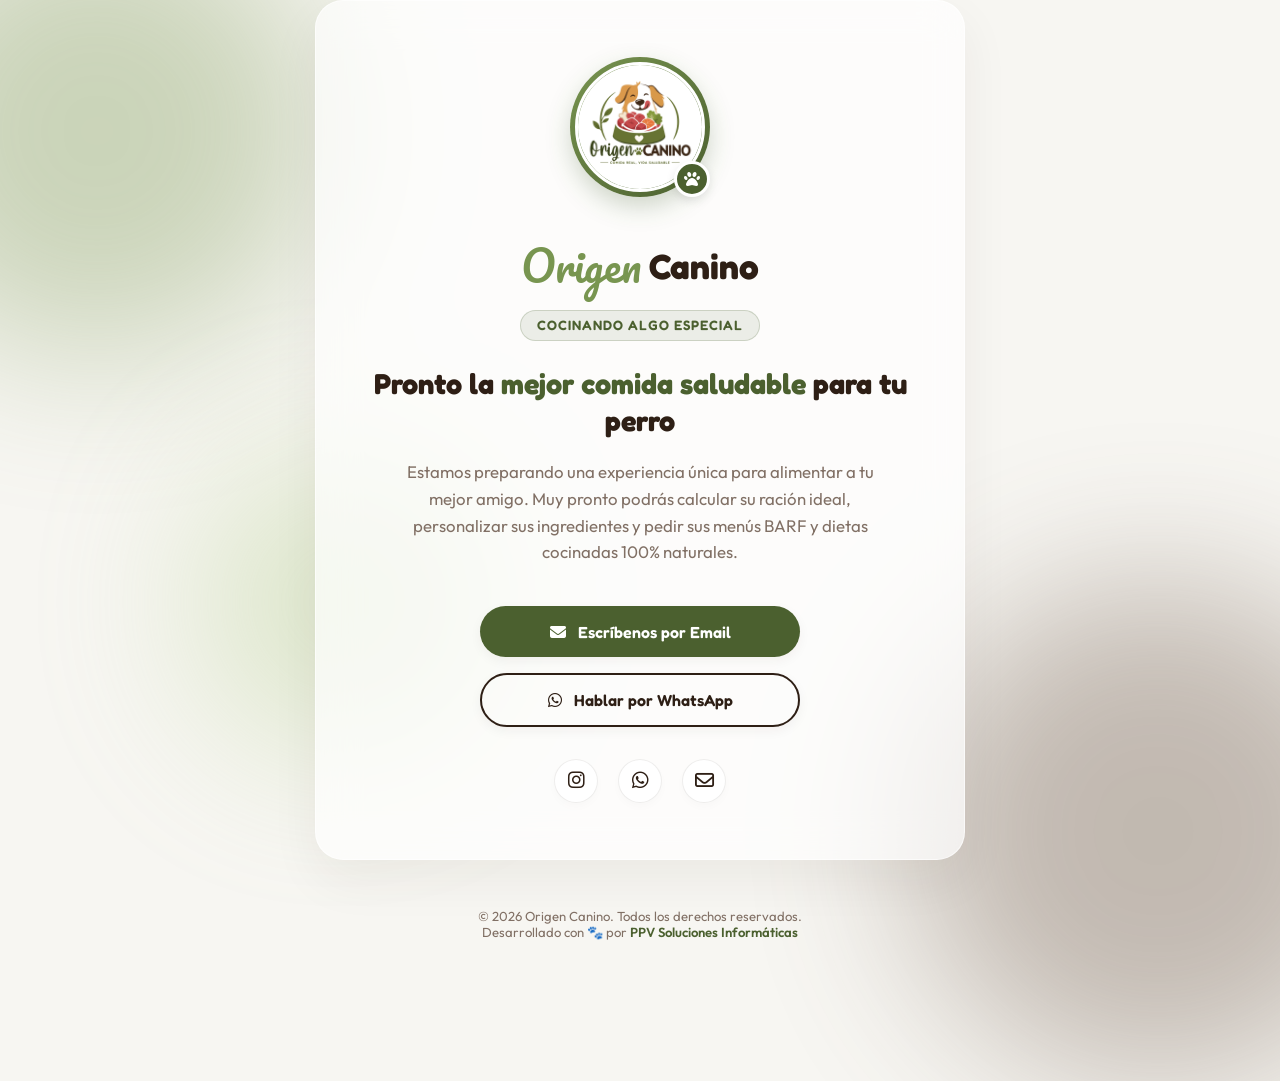
<file: index.html>
<!DOCTYPE html>
<html lang="es">
<head>
  <meta charset="UTF-8">
  <meta name="viewport" content="width=device-width, initial-scale=1.0">
  <title>Origen Canino - Nutrición Natural para tu Perro</title>
  
  <!-- SEO Meta Tags -->
  <meta name="description" content="Pronto la mejor comida saludable y personalizada para tu perro. Recetas BARF y cocinadas hechas con amor e ingredientes 100% naturales.">
  <meta name="keywords" content="BARF, comida de perro, comida saludable para perro, origen canino, dieta cocinada perro">
  <meta name="author" content="Origen Canino">
  
  <!-- Fonts -->
  <link rel="preconnect" href="https://fonts.googleapis.com">
  <link rel="preconnect" href="https://fonts.gstatic.com" crossorigin>
  <link href="https://fonts.googleapis.com/css2?family=Fredoka:wght@400;600;700&family=Outfit:wght@300;400;600;800&family=Pacifico&display=swap" rel="stylesheet">
  
  <!-- Font Awesome Icons -->
  <link rel="stylesheet" href="https://cdnjs.cloudflare.com/ajax/libs/font-awesome/6.4.0/css/all.min.css">

  <style>
    :root {
      --primary-green: hsl(85, 34%, 28%);     /* #4d6433 */
      --primary-green-light: hsl(85, 30%, 45%);
      --primary-green-dark: hsl(85, 38%, 18%);
      --secondary-brown: hsl(24, 38%, 13%);    /* #2c1a0e */
      --secondary-brown-light: hsl(24, 25%, 30%);
      --bg-cream: hsl(40, 24%, 96%);          /* #f6f3ed */
      --text-dark: hsl(24, 30%, 12%);
      --text-muted: hsl(24, 12%, 45%);
      --font-script: 'Pacifico', cursive;
      --font-header: 'Fredoka', sans-serif;
      --font-sans: 'Outfit', sans-serif;
    }

    * {
      box-sizing: border-box;
      margin: 0;
      padding: 0;
    }

    body {
      background-color: var(--bg-cream);
      color: var(--text-dark);
      font-family: var(--font-sans);
      min-height: 100vh;
      display: flex;
      flex-direction: column;
      align-items: center;
      justify-content: center;
      overflow-x: hidden;
      position: relative;
    }

    /* Animated background elements */
    .bg-blob {
      position: absolute;
      border-radius: 50%;
      filter: blur(80px);
      z-index: 1;
      opacity: 0.35;
      animation: float 20s infinite alternate ease-in-out;
    }

    .blob-1 {
      width: 450px;
      height: 450px;
      background-color: var(--primary-green-light);
      top: -10%;
      left: -10%;
      animation-duration: 25s;
    }

    .blob-2 {
      width: 500px;
      height: 500px;
      background-color: var(--secondary-brown-light);
      bottom: -15%;
      right: -10%;
      animation-duration: 30s;
    }

    .blob-3 {
      width: 300px;
      height: 300px;
      background-color: hsl(85, 40%, 65%);
      bottom: 20%;
      left: 15%;
      animation-duration: 18s;
    }

    @keyframes float {
      0% {
        transform: translate(0, 0) scale(1) rotate(0deg);
      }
      50% {
        transform: translate(50px, 30px) scale(1.1) rotate(180deg);
      }
      100% {
        transform: translate(-30px, -50px) scale(0.9) rotate(360deg);
      }
    }

    /* Main Container Card */
    .container {
      width: 90%;
      max-width: 650px;
      background: rgba(255, 255, 255, 0.7);
      backdrop-filter: blur(20px);
      -webkit-backdrop-filter: blur(20px);
      border: 1px solid rgba(255, 255, 255, 0.6);
      border-radius: 28px;
      padding: 3.5rem 2.5rem;
      text-align: center;
      box-shadow: 0 20px 50px rgba(44, 26, 14, 0.06);
      z-index: 10;
      position: relative;
      animation: fadeInUp 1.2s cubic-bezier(0.16, 1, 0.3, 1);
    }

    @keyframes fadeInUp {
      0% {
        opacity: 0;
        transform: translateY(40px);
      }
      100% {
        opacity: 1;
        transform: translateY(0);
      }
    }

    /* Logo Styling */
    .logo-container {
      width: 140px;
      height: 140px;
      margin: 0 auto 2rem auto;
      border-radius: 50%;
      padding: 5px;
      background: linear-gradient(135deg, var(--primary-green-light), var(--primary-green));
      box-shadow: 0 10px 25px rgba(77, 100, 51, 0.25);
      position: relative;
    }

    .logo-img {
      width: 100%;
      height: 100%;
      border-radius: 50%;
      object-fit: cover;
      border: 3px solid #ffffff;
      background-color: #ffffff;
    }

    .badge-pulsing {
      position: absolute;
      bottom: 0;
      right: 0;
      background-color: var(--primary-green);
      color: #ffffff;
      width: 36px;
      height: 36px;
      border-radius: 50%;
      display: flex;
      align-items: center;
      justify-content: center;
      border: 3px solid #ffffff;
      box-shadow: 0 4px 10px rgba(0,0,0,0.1);
      animation: pulse 2s infinite;
    }

    @keyframes pulse {
      0% {
        transform: scale(0.95);
        box-shadow: 0 0 0 0 rgba(77, 100, 51, 0.5);
      }
      70% {
        transform: scale(1.1);
        box-shadow: 0 0 0 10px rgba(77, 100, 51, 0);
      }
      100% {
        transform: scale(0.95);
        box-shadow: 0 0 0 0 rgba(77, 100, 51, 0);
      }
    }

    /* Typography */
    .brand-title {
      font-family: var(--font-header);
      font-size: 2.2rem;
      font-weight: 700;
      color: var(--secondary-brown);
      margin-bottom: 0.5rem;
      display: flex;
      align-items: center;
      justify-content: center;
      gap: 0.4rem;
    }

    .brand-title span.cursive {
      font-family: var(--font-script);
      color: var(--primary-green-light);
      font-size: 2.6rem;
      font-weight: normal;
      margin-right: 2px;
    }

    .status-badge {
      display: inline-block;
      padding: 0.4rem 1rem;
      background-color: rgba(77, 100, 51, 0.1);
      border: 1px solid rgba(77, 100, 51, 0.2);
      color: var(--primary-green);
      font-family: var(--font-header);
      font-weight: 600;
      font-size: 0.85rem;
      border-radius: 50px;
      margin-bottom: 1.5rem;
      text-transform: uppercase;
      letter-spacing: 1px;
    }

    .headline {
      font-family: var(--font-header);
      font-size: 1.8rem;
      color: var(--secondary-brown);
      line-height: 1.3;
      margin-bottom: 1.2rem;
      font-weight: 700;
    }

    .headline span.highlight {
      color: var(--primary-green);
    }

    .description {
      font-size: 1.05rem;
      color: var(--text-muted);
      line-height: 1.6;
      margin-bottom: 2.5rem;
      max-width: 500px;
      margin-left: auto;
      margin-right: auto;
    }

    /* Action buttons */
    .actions {
      display: flex;
      flex-direction: column;
      align-items: center;
      gap: 1rem;
      margin-bottom: 2rem;
    }

    .btn {
      display: inline-flex;
      align-items: center;
      justify-content: center;
      gap: 0.75rem;
      padding: 0.95rem 2rem;
      border-radius: 50px;
      font-family: var(--font-header);
      font-weight: 600;
      font-size: 1rem;
      text-decoration: none;
      transition: all 0.3s cubic-bezier(0.4, 0, 0.2, 1);
      width: 100%;
      max-width: 320px;
      box-shadow: 0 4px 12px rgba(44, 26, 14, 0.05);
    }

    .btn-primary {
      background-color: var(--primary-green);
      color: #ffffff;
      border: none;
    }

    .btn-primary:hover {
      background-color: var(--primary-green-dark);
      transform: translateY(-2px);
      box-shadow: 0 8px 20px rgba(77, 100, 51, 0.25);
    }

    .btn-outline {
      background-color: transparent;
      color: var(--secondary-brown);
      border: 2px solid var(--secondary-brown);
    }

    .btn-outline:hover {
      background-color: var(--secondary-brown);
      color: #ffffff;
      transform: translateY(-2px);
      box-shadow: 0 8px 20px rgba(44, 26, 14, 0.15);
    }

    /* Social networks */
    .social-links {
      display: flex;
      justify-content: center;
      gap: 1.25rem;
      margin-top: 1.5rem;
    }

    .social-icon {
      width: 44px;
      height: 44px;
      border-radius: 50%;
      background-color: #ffffff;
      color: var(--secondary-brown);
      display: flex;
      align-items: center;
      justify-content: center;
      font-size: 1.2rem;
      text-decoration: none;
      transition: all 0.3s ease;
      border: 1px solid rgba(44, 26, 14, 0.08);
      box-shadow: 0 4px 8px rgba(0,0,0,0.02);
    }

    .social-icon:hover {
      background-color: var(--primary-green);
      color: #ffffff;
      transform: translateY(-3px) scale(1.05);
      border-color: var(--primary-green);
      box-shadow: 0 6px 12px rgba(77, 100, 51, 0.2);
    }

    /* Footer text */
    .footer {
      margin-top: 3rem;
      font-size: 0.82rem;
      color: var(--text-muted);
      z-index: 10;
      text-align: center;
    }

    .footer a {
      color: var(--primary-green);
      text-decoration: none;
      font-weight: 600;
    }

    .footer a:hover {
      text-decoration: underline;
    }

    @media (max-width: 500px) {
      .container {
        padding: 2.5rem 1.5rem;
      }
      .brand-title {
        font-size: 1.8rem;
      }
      .brand-title span.cursive {
        font-size: 2.2rem;
      }
      .headline {
        font-size: 1.5rem;
      }
      .description {
        font-size: 0.95rem;
      }
    }
  </style>
</head>
<body>

  <!-- Floating Background Blobs -->
  <div class="bg-blob blob-1"></div>
  <div class="bg-blob blob-2"></div>
  <div class="bg-blob blob-3"></div>

  <!-- Content Container -->
  <main class="container">
    
    <!-- Logo -->
    <div class="logo-container">
      <img src="assets/logo.jpg" alt="Origen Canino" class="logo-img" onerror="this.src='https://res.cloudinary.com/dztvshw1a/image/upload/v1/logo_placeholder'">
      <div class="badge-pulsing">
        <i class="fa-solid fa-paw"></i>
      </div>
    </div>
    
    <!-- Title -->
    <h1 class="brand-title">
      <span class="cursive">Origen</span> <span class="sans">Canino</span>
    </h1>
    
    <div class="status-badge">Cocinando Algo Especial</div>

    <!-- Headline -->
    <h2 class="headline">Pronto la <span class="highlight">mejor comida saludable</span> para tu perro</h2>
    
    <!-- Description -->
    <p class="description">
      Estamos preparando una experiencia única para alimentar a tu mejor amigo. Muy pronto podrás calcular su ración ideal, personalizar sus ingredientes y pedir sus menús BARF y dietas cocinadas 100% naturales.
    </p>
    
    <!-- Actions -->
    <div class="actions">
      <a href="mailto:hola@origencanino.cl?subject=Contacto%20Origen%20Canino" class="btn btn-primary">
        <i class="fa-solid fa-envelope"></i> Escríbenos por Email
      </a>
      <a href="https://wa.me/56927401342" target="_blank" rel="noopener" class="btn btn-outline">
        <i class="fa-brands fa-whatsapp"></i> Hablar por WhatsApp
      </a>
    </div>
    
    <!-- Social networks -->
    <div class="social-links">
      <a href="https://www.instagram.com/origencanino.cl/" target="_blank" rel="noopener" class="social-icon" title="Instagram">
        <i class="fa-brands fa-instagram"></i>
      </a>
      <a href="https://wa.me/56927401342" target="_blank" rel="noopener" class="social-icon" title="WhatsApp">
        <i class="fa-brands fa-whatsapp"></i>
      </a>
      <a href="mailto:hola@origencanino.cl" class="social-icon" title="Email">
        <i class="fa-regular fa-envelope"></i>
      </a>
    </div>

  </main>

  <footer class="footer">
    <p>&copy; 2026 Origen Canino. Todos los derechos reservados.</p>
    <p>Desarrollado con 🐾 por <a href="mailto:hola@origencanino.cl">PPV Soluciones Informáticas</a></p>
  </footer>

</body>
</html>
</file>
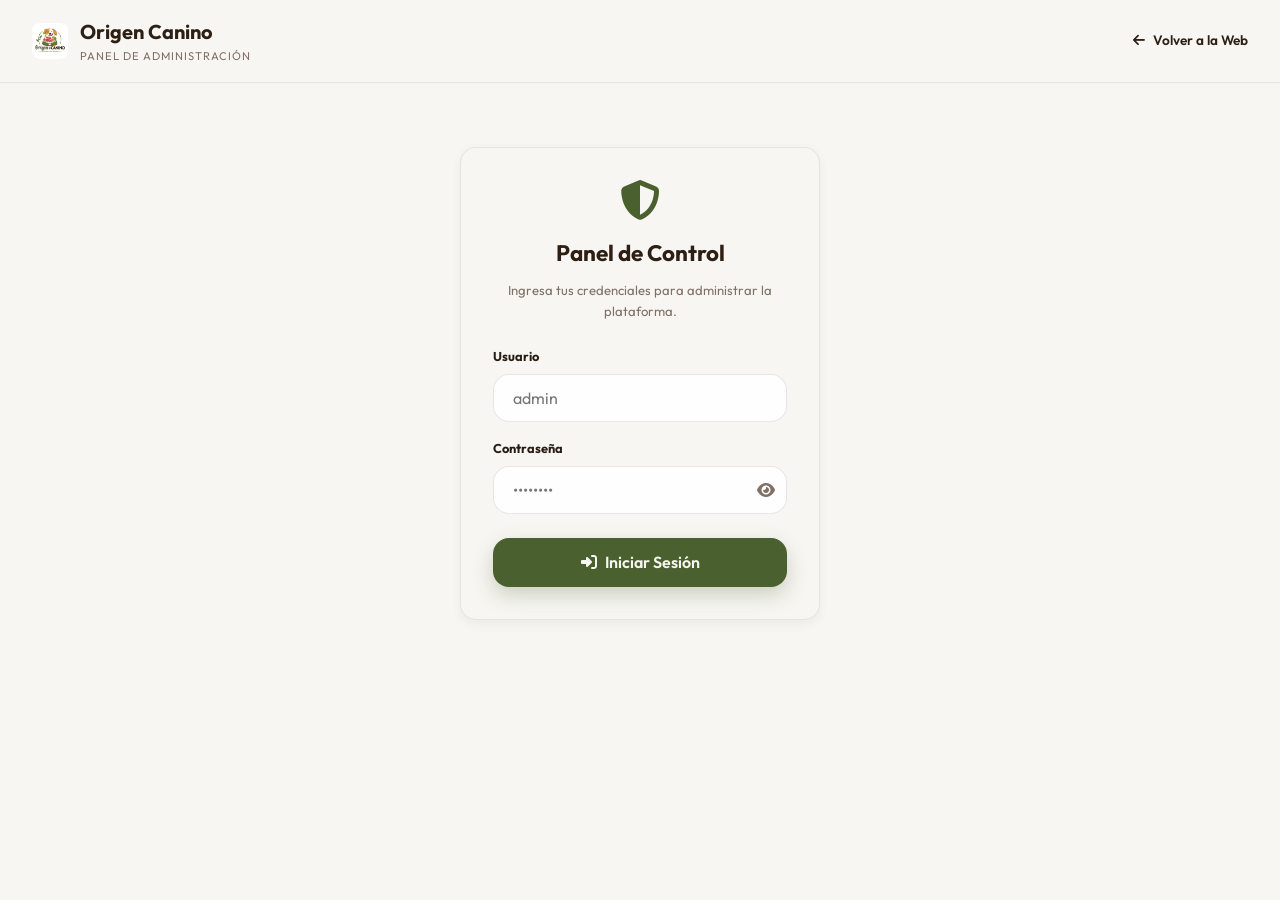
<file: admin/index.html>
<!DOCTYPE html>
<html lang="es">
<head>
  <meta charset="UTF-8">
  <meta name="viewport" content="width=device-width, initial-scale=1.0">
  <title>Origen Canino - Panel de Control</title>
  
  <!-- Estilos e iconos idénticos al sitio principal -->
  <link rel="stylesheet" href="../style.css?v=4.1">
  <link rel="stylesheet" href="https://cdnjs.cloudflare.com/ajax/libs/font-awesome/6.4.0/css/all.min.css">
  <link rel="preconnect" href="https://fonts.googleapis.com">
  <link rel="preconnect" href="https://fonts.gstatic.com" crossorigin>
  <link href="https://fonts.googleapis.com/css2?family=Outfit:wght@300;400;600;700&family=Playfair+Display:ital,wght@0,600;0,700;1,400&display=swap" rel="stylesheet">
  
  <style>
    body {
      background: var(--bg-cream);
      margin: 0;
      font-family: var(--font-sans);
      color: var(--text-dark);
      min-height: 100vh;
      display: flex;
      flex-direction: column;
    }
    
    /* Header de Admin simplificado */
    .admin-header {
      background: var(--bg-cream);
      border-bottom: 1px solid rgba(44, 26, 14, 0.08);
      padding: 1rem 2rem;
      display: flex;
      justify-content: space-between;
      align-items: center;
    }

    .admin-logo-wrapper {
      display: flex;
      align-items: center;
      gap: 0.75rem;
    }

    .admin-logo-img {
      height: 36px;
      width: auto;
      border-radius: var(--radius-sm);
    }

    .admin-logo-title {
      font-family: var(--font-serif);
      font-size: 1.25rem;
      color: var(--secondary-brown);
      font-weight: 700;
      margin: 0;
    }

    .admin-logo-subtitle {
      font-size: 0.7rem;
      color: var(--text-muted);
      margin: 0;
      text-transform: uppercase;
      letter-spacing: 1px;
    }
    
    .admin-back-btn {
      color: var(--secondary-brown);
      text-decoration: none;
      font-size: 0.85rem;
      font-weight: 600;
      display: flex;
      align-items: center;
      gap: 0.5rem;
      transition: color 0.2s;
    }
    .admin-back-btn:hover {
      color: var(--primary-green);
    }
    
    .admin-main-area {
      flex: 1;
      display: flex;
      flex-direction: column;
      padding: 2rem;
      max-width: 1400px;
      width: 100%;
      box-sizing: border-box;
      margin: 0 auto;
    }

    /* Modal de Etiquetas de Porciones */
    .ppv-modal-overlay {
      position: fixed;
      top: 0;
      left: 0;
      width: 100vw;
      height: 100vh;
      background: rgba(0, 0, 0, 0.65);
      backdrop-filter: blur(4px);
      z-index: 1000;
      display: flex;
      justify-content: center;
      align-items: center;
      padding: 1.5rem;
    }

    .ppv-modal-content {
      background: var(--bg-cream);
      border-radius: var(--radius-md);
      box-shadow: var(--shadow-lg);
      width: 100%;
      max-width: 850px;
      max-height: 90vh;
      display: flex;
      flex-direction: column;
      border: 1px solid rgba(44, 26, 14, 0.1);
      animation: ppvModalFadeIn 0.3s ease;
    }

    @keyframes ppvModalFadeIn {
      from { opacity: 0; transform: translateY(20px); }
      to { opacity: 1; transform: translateY(0); }
    }

    .ppv-modal-header {
      padding: 1.25rem 1.5rem;
      border-bottom: 1px solid rgba(44, 26, 14, 0.08);
      display: flex;
      justify-content: space-between;
      align-items: center;
    }

    .ppv-modal-header h3 {
      margin: 0;
      font-family: var(--font-serif);
      color: var(--secondary-brown);
      font-size: 1.3rem;
    }

    .ppv-modal-close-btn {
      background: none;
      border: none;
      font-size: 1.75rem;
      color: var(--text-muted);
      cursor: pointer;
      line-height: 1;
      padding: 0;
      transition: color 0.2s;
    }

    .ppv-modal-close-btn:hover {
      color: var(--accent-red);
    }

    .ppv-modal-body {
      padding: 1.5rem;
      overflow-y: auto;
      flex: 1;
    }

    .ppv-modal-tip {
      background: rgba(138, 141, 107, 0.15);
      border-left: 4px solid var(--primary-green);
      padding: 0.75rem 1rem;
      border-radius: 0 var(--radius-sm) var(--radius-sm) 0;
      font-size: 0.85rem;
      color: var(--text-dark);
      margin-top: 0;
      margin-bottom: 1.5rem;
    }

    .ppv-labels-grid {
      display: grid;
      grid-template-columns: repeat(auto-fill, minmax(320px, 1fr));
      gap: 1.5rem;
    }

    .ppv-modal-footer {
      padding: 1.25rem 1.5rem;
      border-top: 1px solid rgba(44, 26, 14, 0.08);
      display: flex;
      justify-content: flex-end;
      gap: 0.75rem;
    }

    /* Sticker de Etiquetas */
    .label-sticker {
      background: #ffffff;
      border: 2px dashed var(--secondary-brown);
      border-radius: var(--radius-sm);
      padding: 1.25rem;
      color: #000000;
      font-family: var(--font-sans);
      box-shadow: var(--shadow-sm);
      position: relative;
      overflow: hidden;
      display: flex;
      flex-direction: column;
      gap: 0.5rem;
    }

    .label-sticker-header {
      border-bottom: 1.5px solid #000000;
      padding-bottom: 0.4rem;
      margin-bottom: 0.4rem;
      text-align: center;
    }

    .label-sticker-logo {
      font-family: var(--font-serif);
      font-weight: 700;
      font-size: 1.1rem;
      color: var(--secondary-brown);
      margin: 0;
      letter-spacing: 0.5px;
    }

    .label-sticker-tagline {
      font-size: 0.65rem;
      color: var(--text-muted);
      text-transform: uppercase;
      letter-spacing: 1px;
      margin: 0;
    }

    .label-sticker-title {
      font-weight: 700;
      font-size: 0.85rem;
      background: #f4ece1;
      padding: 0.2rem 0.5rem;
      border-radius: 4px;
      margin-top: 0.25rem;
      text-align: center;
      text-transform: uppercase;
    }

    .label-sticker-section {
      font-size: 0.8rem;
      line-height: 1.35;
    }

    .label-sticker-field {
      display: flex;
      justify-content: space-between;
      border-bottom: 1px dotted #ccc;
      padding: 0.15rem 0;
    }

    .label-sticker-field span {
      font-weight: 600;
    }

    .label-sticker-field strong {
      font-weight: 700;
    }

    .label-sticker-box {
      border: 1px solid #000000;
      border-radius: 4px;
      padding: 0.5rem;
      background: #fafafa;
      font-size: 0.75rem;
      margin-top: 0.25rem;
    }

    .label-sticker-box-title {
      font-weight: 700;
      margin-bottom: 0.15rem;
      text-transform: uppercase;
      font-size: 0.7rem;
    }

    .label-sticker-footer {
      border-top: 1.5px solid #000000;
      padding-top: 0.4rem;
      margin-top: auto;
      text-align: center;
      font-size: 0.65rem;
      font-weight: 600;
      color: var(--text-muted);
    }

    @media print {
      body {
        background: white !important;
        color: black !important;
      }
      body > * {
        display: none !important;
      }
      body > #ppv-labels-modal {
        display: block !important;
        position: absolute !important;
        left: 0 !important;
        top: 0 !important;
        width: 100% !important;
        height: auto !important;
        background: white !important;
        z-index: 99999 !important;
        padding: 0 !important;
        margin: 0 !important;
      }
      .ppv-modal-content {
        border: none !important;
        box-shadow: none !important;
        width: 100% !important;
        background: white !important;
        padding: 0 !important;
        margin: 0 !important;
      }
      .ppv-modal-header,
      .ppv-modal-footer,
      .ppv-modal-tip {
        display: none !important;
      }
      .ppv-labels-grid {
        display: block !important;
        gap: 0 !important;
      }
      .label-sticker {
        page-break-after: always !important;
        break-after: page !important;
        border: 1.5px solid #000000 !important;
        margin: 1cm auto !important;
        box-shadow: none !important;
        width: 100% !important;
        max-width: 10cm !important;
        height: auto !important;
        box-sizing: border-box !important;
      }
    }
  </style>
</head>
<body>

  <!-- Encabezado de la página de administración -->
  <header class="admin-header">
    <div class="admin-logo-wrapper">
      <img src="../assets/logo.jpg" alt="Origen Canino" class="admin-logo-img" onerror="this.src='../assets/logo.jpg'">
      <div>
        <h1 class="admin-logo-title">Origen Canino</h1>
        <p class="admin-logo-subtitle">Panel de Administración</p>
      </div>
    </div>
    <a href="../index.html" class="admin-back-btn">
      <i class="fa-solid fa-arrow-left"></i> Volver a la Web
    </a>
  </header>

  <main class="admin-main-area">

    <!-- Formulario de Autenticación de Administrador -->
    <div id="admin-login-box" class="admin-login-box" style="display: flex; justify-content: center; align-items: center; min-height: 400px; padding: 2rem 0;">
      <div class="admin-login-card" style="background: var(--bg-cream); padding: 2rem; border-radius: var(--radius-md); border: 1px solid rgba(44,26,14,0.08); width: 100%; max-width: 360px; box-shadow: var(--shadow-sm); text-align: center;">
        <i class="fa-solid fa-shield-halved" style="font-size: 2.5rem; color: var(--primary-green); margin-bottom: 1rem;"></i>
        <h3 style="font-family: var(--font-serif); color: var(--secondary-brown); margin-bottom: 0.5rem; font-size: 1.4rem;">Panel de Control</h3>
        <p style="color: var(--text-muted); font-size: 0.82rem; margin-bottom: 1.5rem;">Ingresa tus credenciales para administrar la plataforma.</p>
        <div class="form-group" style="text-align: left; margin-bottom: 1rem;">
          <label for="admin-user-input" style="color: var(--text-dark); font-size: 0.8rem; font-weight: 700;">Usuario</label>
          <input type="text" id="admin-user-input" class="form-input" placeholder="admin" style="width: 100%;">
        </div>
        <div class="form-group" style="text-align: left; margin-bottom: 1.5rem;">
          <label for="admin-pass-input" style="color: var(--text-dark); font-size: 0.8rem; font-weight: 700;">Contraseña</label>
          <div style="position: relative; width: 100%;">
            <input type="password" id="admin-pass-input" class="form-input" placeholder="••••••••" style="width: 100%; padding-right: 2.5rem; box-sizing: border-box;" onkeydown="if(event.key==='Enter') loginAdmin()">
            <button type="button" onclick="togglePasswordVisibility('admin-pass-input', this)" style="position: absolute; right: 0.75rem; top: 50%; transform: translateY(-50%); background: none; border: none; cursor: pointer; color: var(--text-muted); font-size: 1rem; display: flex; align-items: center; justify-content: center; padding: 0;">
              <i class="fa-solid fa-eye"></i>
            </button>
          </div>
        </div>
        <button class="btn btn-primary" style="width: 100%;" onclick="loginAdmin()">
          <i class="fa-solid fa-right-to-bracket"></i> Iniciar Sesión
        </button>
      </div>
    </div>

    <!-- Dashboard del Administrador (Oculto al inicio) -->
    <div class="admin-dashboard-container" id="admin-dashboard-wrapper" style="display: none;">
      
      <!-- Sidebar del Administrador -->
      <aside class="admin-sidebar">
        <button class="admin-menu-btn active" id="btn-tab-parameters" onclick="switchAdminTab('parameters')">
          <i class="fa-solid fa-sliders"></i> Parámetros de Dietas
        </button>
        <button class="admin-menu-btn" id="btn-tab-recipes" onclick="switchAdminTab('recipes')">
          <i class="fa-solid fa-utensils"></i> Menús & Recetas
        </button>
        <button class="admin-menu-btn" id="btn-tab-additionals" onclick="switchAdminTab('additionals')">
          <i class="fa-solid fa-seedling"></i> Suplementos y Adicionales
        </button>
        <button class="admin-menu-btn" id="btn-tab-orders" onclick="switchAdminTab('orders')">
          <i class="fa-solid fa-receipt"></i> Suscripciones Activas
        </button>
        <button class="admin-menu-btn" id="btn-tab-testimonials" onclick="switchAdminTab('testimonials')">
          <i class="fa-solid fa-comments"></i> Testimonios Familias
        </button>
        <button class="admin-menu-btn" id="btn-tab-faqs" onclick="switchAdminTab('faqs')">
          <i class="fa-solid fa-circle-question"></i> Preguntas Frecuentes (FAQs)
        </button>
        <button class="admin-menu-btn" id="btn-tab-leads" onclick="switchAdminTab('leads')">
          <i class="fa-solid fa-envelope"></i> Mensajes Recibidos
        </button>
        <button class="admin-menu-btn" id="btn-tab-users" onclick="switchAdminTab('users')">
          <i class="fa-solid fa-users-gear"></i> Administradores
        </button>
        <button class="admin-menu-btn" onclick="logoutAdmin()" style="margin-top: auto; color: var(--accent-red); border-color: rgba(177, 59, 57, 0.2);">
          <i class="fa-solid fa-power-off"></i> Cerrar Sesión Admin
        </button>
      </aside>

      <!-- Contenido del Panel Admin -->
      <main class="admin-content-card">
        
        <!-- PANEL A: CONFIGURACIÓN DE PARÁMETROS -->
        <div id="admin-panel-parameters" class="admin-view-panel active">
          <h2 style="font-family: var(--font-serif); color: var(--secondary-brown); margin-bottom: 0.5rem;">
            Mantenedor de Parámetros Nutricionales
          </h2>
          <p style="color: var(--text-muted); margin-bottom: 2rem;">
            Configura los multiplicadores de ración para los cálculos automáticos y los precios por kg.
          </p>

          <div class="inline-form-grid">
            <div class="form-group">
              <label for="cfg-barf-price" style="color: var(--text-dark);">Precio por kg Dieta BARF ($)</label>
              <input type="number" id="cfg-barf-price" class="form-input" value="4200">
            </div>
            <div class="form-group">
              <label for="cfg-cooked-price" style="color: var(--text-dark);">Precio por kg Comida Cocinada ($)</label>
              <input type="number" id="cfg-cooked-price" class="form-input" value="5200">
            </div>
            <div class="form-group">
              <label for="cfg-shipping-cost" style="color: var(--text-dark);">Costo de Envío / Despacho ($)</label>
              <input type="number" id="cfg-shipping-cost" class="form-input" value="5000">
            </div>
          </div>

          <h3 style="font-size: 1.1rem; color: var(--secondary-brown); margin: 1.5rem 0 1rem; border-bottom: 1px solid rgba(44, 26, 14, 0.08); padding-bottom: 0.5rem;">
            Porcentajes para Dieta BARF (Adultos)
          </h3>
          <div class="inline-form-grid">
            <div class="form-group">
              <label for="cfg-barf-adult-sedentary" style="color: var(--text-dark);">Sedentario / Senior (%)</label>
              <input type="number" id="cfg-barf-adult-sedentary" class="form-input" value="2.0" step="0.1">
            </div>
            <div class="form-group">
              <label for="cfg-barf-adult-normal" style="color: var(--text-dark);">Normal (%)</label>
              <input type="number" id="cfg-barf-adult-normal" class="form-input" value="2.5" step="0.1">
            </div>
            <div class="form-group">
              <label for="cfg-barf-adult-active" style="color: var(--text-dark);">Activo (%)</label>
              <input type="number" id="cfg-barf-adult-active" class="form-input" value="3.0" step="0.1">
            </div>
            <div class="form-group">
              <label for="cfg-barf-adult-working" style="color: var(--text-dark);">Muy Activo (%)</label>
              <input type="number" id="cfg-barf-adult-working" class="form-input" value="3.5" step="0.1">
            </div>
          </div>

          <h3 style="font-size: 1.1rem; color: var(--secondary-brown); margin: 1.5rem 0 1rem; border-bottom: 1px solid rgba(44, 26, 14, 0.08); padding-bottom: 0.5rem;">
            Porcentajes para Comida Cocinada (Adultos)
          </h3>
          <div class="inline-form-grid">
            <div class="form-group">
              <label for="cfg-cooked-adult-sedentary" style="color: var(--text-dark);">Sedentario / Senior (%)</label>
              <input type="number" id="cfg-cooked-adult-sedentary" class="form-input" value="3.0" step="0.1">
            </div>
            <div class="form-group">
              <label for="cfg-cooked-adult-normal" style="color: var(--text-dark);">Normal (%)</label>
              <input type="number" id="cfg-cooked-adult-normal" class="form-input" value="3.5" step="0.1">
            </div>
            <div class="form-group">
              <label for="cfg-cooked-adult-active" style="color: var(--text-dark);">Activo (%)</label>
              <input type="number" id="cfg-cooked-adult-active" class="form-input" value="4.0" step="0.1">
            </div>
            <div class="form-group">
              <label for="cfg-cooked-adult-working" style="color: var(--text-dark);">Muy Activo (%)</label>
              <input type="number" id="cfg-cooked-adult-working" class="form-input" value="4.5" step="0.1">
            </div>
          </div>

          <h3 style="font-size: 1.1rem; color: var(--secondary-brown); margin: 1.5rem 0 1rem; border-bottom: 1px solid rgba(44, 26, 14, 0.08); padding-bottom: 0.5rem;">
            Porcentajes para Cachorros (Según Edad)
          </h3>
          <div class="inline-form-grid">
            <div class="form-group">
              <label for="cfg-puppy-early" style="color: var(--text-dark);">Cachorros 2-4 meses (%)</label>
              <input type="number" id="cfg-puppy-early" class="form-input" value="8.0" step="0.5">
            </div>
            <div class="form-group">
              <label for="cfg-puppy-mid" style="color: var(--text-dark);">Cachorros 4-6 meses (%)</label>
              <input type="number" id="cfg-puppy-mid" class="form-input" value="6.0" step="0.5">
            </div>
            <div class="form-group">
              <label for="cfg-puppy-late" style="color: var(--text-dark);">Cachorros 6-12 meses (%)</label>
              <input type="number" id="cfg-puppy-late" class="form-input" value="4.0" step="0.5">
            </div>
          </div>

          <button class="btn btn-primary" onclick="saveAdminParameters()">
            <i class="fa-solid fa-floppy-disk"></i> Guardar Parámetros
          </button>
        </div>

        <!-- PANEL B: GESTIÓN DE CATÁLOGO / RECETAS -->
        <div id="admin-panel-recipes" class="admin-view-panel">
          <div style="display: flex; justify-content: space-between; align-items: center; margin-bottom: 1.5rem;">
            <h2 style="font-family: var(--font-serif); color: var(--secondary-brown);">
              Catálogo de Productos y Recetas
            </h2>
            <button class="btn btn-primary" onclick="showAddProductForm()">
              <i class="fa-solid fa-plus"></i> Nuevo Producto
            </button>
          </div>

          <!-- Formulario de agregar/editar -->
          <div id="add-product-form-container" style="display: none; background: var(--bg-cream); padding: 1.5rem; border-radius: var(--radius-md); border: 1px solid rgba(44, 26, 14, 0.08); margin-bottom: 2rem;">
            <h3 id="form-product-title" style="margin-bottom: 1rem; font-size: 1.1rem; color: var(--secondary-brown);">Agregar Nuevo Producto</h3>
            <input type="hidden" id="form-product-id">
            
            <div style="display: grid; grid-template-columns: 1fr 1fr; gap: 1rem; margin-bottom: 1rem;">
              <div class="form-group">
                <label for="form-product-name" style="color: var(--text-dark);">Nombre del Producto</label>
                <input type="text" id="form-product-name" class="form-input" required placeholder="Ej: BARF Salmón Premium">
              </div>
              <div class="form-group">
                <label for="form-product-category" style="color: var(--text-dark);">Categoría</label>
                <select id="form-product-category" class="form-input">
                  <option value="barf">Dieta BARF</option>
                  <option value="cooked">Comida Cocinada</option>
                  <option value="snack">Snack / Suplemento</option>
                </select>
              </div>
            </div>

            <div style="display: grid; grid-template-columns: 1fr 1fr; gap: 1rem; margin-bottom: 1rem;">
              <div class="form-group">
                <label for="form-product-price" style="color: var(--text-dark);">Precio ($)</label>
                <input type="number" id="form-product-price" class="form-input" required placeholder="Ej: 4500 (BARF/Cocido es por kg, Snack por unidad)">
              </div>
              <div class="form-group">
                <label for="form-product-icon" style="color: var(--text-dark);">Emoji / Icono representativo</label>
                <input type="text" id="form-product-icon" class="form-input" placeholder="Ej: 🍣 o 🦴">
              </div>
            </div>

            <div class="form-group" style="margin-bottom: 1.25rem;">
              <label for="form-product-ingredients" style="color: var(--text-dark);">Ingredientes o Descripción Corta</label>
              <input type="text" id="form-product-ingredients" class="form-input" placeholder="Ej: 60% carne de salmón, 20% huesos triturados, 10% zapallo...">
            </div>

            <div class="form-group" style="margin-bottom: 1.25rem; display: flex; align-items: center; gap: 0.5rem;">
              <input type="checkbox" id="form-product-visible" style="width: auto; margin-right: 0.5rem;">
              <label for="form-product-visible" style="color: var(--text-dark); display: inline; margin: 0; cursor: pointer;">Producto Visible en Catálogo</label>
            </div>

            <div style="display: flex; gap: 0.5rem;">
              <button class="btn btn-primary" onclick="submitProductForm()">
                Guardar Producto
              </button>
              <button class="btn btn-secondary" onclick="hideProductForm()">
                Cancelar
              </button>
            </div>
          </div>

          <!-- Tabla de Catálogo -->
          <div class="admin-table-wrapper">
            <table class="admin-table">
              <thead>
                <tr>
                  <th>Icono</th>
                  <th>Nombre</th>
                  <th>Categoría</th>
                  <th>Ingredientes / Detalle</th>
                  <th>Precio</th>
                  <th>Visible</th>
                  <th>Acciones</th>
                </tr>
              </thead>
              <tbody id="admin-products-tbody">
                <!-- Carga dinámica -->
              </tbody>
            </table>
          </div>
        </div>

        <!-- PANEL C: GESTIÓN DE SUSCRIPCIONES / PEDIDOS -->
        <div id="admin-panel-orders" class="admin-view-panel">
          <h2 style="font-family: var(--font-serif); color: var(--secondary-brown); margin-bottom: 0.5rem;">
            Control de Suscripciones Mensuales
          </h2>
          <p style="color: var(--text-muted); margin-bottom: 1.5rem;">
            Revisa y gestiona las solicitudes de dietas personalizadas y pedidos ingresados por los clientes en la App.
          </p>

          <div class="admin-table-wrapper">
            <table class="admin-table">
              <thead>
                <tr>
                  <th>Foto Mascota</th>
                  <th>Mascotas & Dueño</th>
                  <th>Detalles Físicos</th>
                  <th>Fórmula Solicitada</th>
                  <th>Porción Diaria</th>
                  <th>Total Mensual</th>
                  <th>Periodo & Siguiente Despacho</th>
                  <th>Estado de Pago</th>
                  <th>Proceso Productivo</th>
                  <th>Acciones</th>
                </tr>
              </thead>
              <tbody id="admin-orders-tbody">
                <!-- Carga dinámica -->
              </tbody>
            </table>
          </div>
        </div>

        <!-- PANEL D: GESTIÓN DE TESTIMONIOS -->
        <div id="admin-panel-testimonials" class="admin-view-panel">
          <div style="display: flex; justify-content: space-between; align-items: center; margin-bottom: 1.5rem;">
            <h2 style="font-family: var(--font-serif); color: var(--secondary-brown);">
              Testimonios de Familias
            </h2>
            <button class="btn btn-primary" onclick="showAddTestimonialForm()">
              <i class="fa-solid fa-plus"></i> Nuevo Testimonio
            </button>
          </div>

          <!-- Formulario de agregar/editar testimonio -->
          <div id="add-testimonial-form-container" style="display: none; background: var(--bg-cream); padding: 1.5rem; border-radius: var(--radius-md); border: 1px solid rgba(44, 26, 14, 0.08); margin-bottom: 2rem;">
            <h3 id="form-testimonial-title" style="margin-bottom: 1rem; font-size: 1.1rem; color: var(--secondary-brown);">Agregar Testimonio</h3>
            <input type="hidden" id="form-testimonial-id">
            
            <div style="display: grid; grid-template-columns: 1fr 1fr; gap: 1rem; margin-bottom: 1rem;">
              <div class="form-group">
                <label for="form-testimonial-author" style="color: var(--text-dark);">Nombre del Autor</label>
                <input type="text" id="form-testimonial-author" class="form-input" required placeholder="Ej: Camila Rojas">
              </div>
              <div class="form-group">
                <label for="form-testimonial-location" style="color: var(--text-dark);">Ubicación</label>
                <input type="text" id="form-testimonial-location" class="form-input" required placeholder="Ej: Providencia">
              </div>
            </div>

            <div style="display: grid; grid-template-columns: 1fr 1fr; gap: 1rem; margin-bottom: 1rem;">
              <div class="form-group">
                <label for="form-testimonial-dog" style="color: var(--text-dark);">Nombre de la Mascota</label>
                <input type="text" id="form-testimonial-dog" class="form-input" placeholder="Ej: Mateo">
              </div>
              <div class="form-group">
                <label for="form-testimonial-photo" style="color: var(--text-dark);">Avatar (URL de foto o Base64)</label>
                <input type="text" id="form-testimonial-photo" class="form-input" placeholder="Opcional. Por defecto usa logo.">
              </div>
            </div>

            <div class="form-group" style="margin-bottom: 1.25rem;">
              <label for="form-testimonial-quote" style="color: var(--text-dark);">Testimonio / Opinión</label>
              <textarea id="form-testimonial-quote" class="form-input" style="height: 80px; resize: none;" required placeholder="Escribe aquí el testimonio de la familia..."></textarea>
            </div>

            <div class="form-group" style="margin-bottom: 1.25rem; display: flex; align-items: center; gap: 0.5rem;">
              <input type="checkbox" id="form-testimonial-active" style="width: auto; margin-right: 0.5rem;">
              <label for="form-testimonial-active" style="color: var(--text-dark); display: inline; margin: 0; cursor: pointer;">Testimonio Aprobado y Visible</label>
            </div>

            <div style="display: flex; gap: 0.5rem;">
              <button class="btn btn-primary" onclick="submitTestimonialForm()">
                Guardar Testimonio
              </button>
              <button class="btn btn-secondary" onclick="hideTestimonialForm()">
                Cancelar
              </button>
            </div>
          </div>

          <!-- Tabla de Testimonios -->
          <div class="admin-table-wrapper">
            <table class="admin-table">
              <thead>
                <tr>
                  <th>Avatar</th>
                  <th>Autor</th>
                  <th>Ubicación</th>
                  <th>Mascota</th>
                  <th>Opinión</th>
                  <th>Estado</th>
                  <th>Acciones</th>
                </tr>
              </thead>
              <tbody id="admin-testimonials-tbody">
                <!-- Carga dinámica -->
              </tbody>
            </table>
          </div>
        </div>

        <!-- PANEL E: GESTIÓN DE FAQS -->
        <div id="admin-panel-faqs" class="admin-view-panel">
          <div style="display: flex; justify-content: space-between; align-items: center; margin-bottom: 1.5rem;">
            <h2 style="font-family: var(--font-serif); color: var(--secondary-brown);">
              Preguntas Frecuentes (FAQs)
            </h2>
            <button class="btn btn-primary" onclick="showAddFaqForm()">
              <i class="fa-solid fa-plus"></i> Nueva FAQ
            </button>
          </div>

          <!-- Formulario de agregar/editar FAQ -->
          <div id="add-faq-form-container" style="display: none; background: var(--bg-cream); padding: 1.5rem; border-radius: var(--radius-md); border: 1px solid rgba(44, 26, 14, 0.08); margin-bottom: 2rem;">
            <h3 id="form-faq-title" style="margin-bottom: 1rem; font-size: 1.1rem; color: var(--secondary-brown);">Agregar FAQ</h3>
            <input type="hidden" id="form-faq-id">
            
            <div class="form-group" style="margin-bottom: 1rem;">
              <label for="form-faq-question" style="color: var(--text-dark);">Pregunta</label>
              <input type="text" id="form-faq-question" class="form-input" required placeholder="Ej: ¿Es seguro dar huesos a mi perro?">
            </div>

            <div class="form-group" style="margin-bottom: 1.25rem;">
              <label for="form-faq-answer" style="color: var(--text-dark);">Respuesta</label>
              <textarea id="form-faq-answer" class="form-input" style="height: 100px; resize: none;" required placeholder="Escribe aquí la respuesta oficial..."></textarea>
            </div>

            <div style="display: flex; gap: 0.5rem;">
              <button class="btn btn-primary" onclick="submitFaqForm()">
                Guardar FAQ
              </button>
              <button class="btn btn-secondary" onclick="hideFaqForm()">
                Cancelar
              </button>
            </div>
          </div>

          <!-- Tabla de FAQs -->
          <div class="admin-table-wrapper">
            <table class="admin-table">
              <thead>
                <tr>
                  <th style="width: 250px;">Pregunta</th>
                  <th>Respuesta Oficial</th>
                  <th style="width: 100px;">Acciones</th>
                </tr>
              </thead>
              <tbody id="admin-faqs-tbody">
                <!-- Carga dinámica -->
              </tbody>
            </table>
          </div>
        </div>

        <!-- PANEL F: GESTIÓN DE USUARIOS ADMINISTRADORES -->
        <div id="admin-panel-users" class="admin-view-panel">
          <div style="display: flex; justify-content: space-between; align-items: center; margin-bottom: 1.5rem;">
            <h2 style="font-family: var(--font-serif); color: var(--secondary-brown);">
              Usuarios Administradores
            </h2>
            <button class="btn btn-primary" onclick="showAddUserForm()">
              <i class="fa-solid fa-user-plus"></i> Nuevo Administrador
            </button>
          </div>

          <!-- Formulario de agregar/editar usuario admin -->
          <div id="add-user-form-container" style="display: none; background: var(--bg-cream); padding: 1.5rem; border-radius: var(--radius-md); border: 1px solid rgba(44, 26, 14, 0.08); margin-bottom: 2rem;">
            <h3 id="form-user-title" style="margin-bottom: 1rem; font-size: 1.1rem; color: var(--secondary-brown);">Agregar Administrador</h3>
            <input type="hidden" id="form-user-id">
            
            <div style="display: grid; grid-template-columns: 1fr 1fr; gap: 1rem; margin-bottom: 1.25rem;">
              <div class="form-group">
                <label for="form-user-name" style="color: var(--text-dark); font-weight: 700;">Nombre de Usuario</label>
                <input type="text" id="form-user-name" class="form-input" required placeholder="Ej: admin2">
              </div>
              <div class="form-group">
                <label for="form-user-pass" style="color: var(--text-dark); font-weight: 700;">Contraseña</label>
                <input type="password" id="form-user-pass" class="form-input" placeholder="Escribe la contraseña (vacío en edición para no cambiar)">
              </div>
            </div>

            <div style="display: flex; gap: 0.5rem;">
              <button class="btn btn-primary" onclick="submitUserForm()">
                Guardar Usuario
              </button>
              <button class="btn btn-secondary" onclick="hideUserForm()">
                Cancelar
              </button>
            </div>
          </div>

          <!-- Tabla de Administradores -->
          <div class="admin-table-wrapper" style="max-width: 600px;">
            <table class="admin-table">
              <thead>
                <tr>
                  <th>ID</th>
                  <th>Nombre de Usuario</th>
                  <th>Acciones</th>
                </tr>
              </thead>
              <tbody id="admin-users-tbody">
                <!-- Carga dinámica -->
              </tbody>
            </table>
        </div>
      </div>

      <!-- PANEL G: GESTIÓN DE MENSAJES RECIBIDOS (LEADS) -->
        <div id="admin-panel-leads" class="admin-view-panel">
          <div style="display: flex; justify-content: space-between; align-items: center; margin-bottom: 1.5rem;">
            <h2 style="font-family: var(--font-serif); color: var(--secondary-brown);">
              Mensajes y Consultas Recibidas
            </h2>
          </div>

          <!-- Tabla de Mensajes -->
          <div class="admin-table-wrapper">
            <table class="admin-table">
              <thead>
                <tr>
                  <th style="width: 150px;">Fecha</th>
                  <th style="width: 150px;">Nombre</th>
                  <th style="width: 180px;">Correo</th>
                  <th style="width: 120px;">Teléfono</th>
                  <th>Consulta o Proyecto</th>
                  <th style="width: 100px;">Acciones</th>
                </tr>
              </thead>
              <tbody id="admin-leads-tbody">
                <!-- Carga dinámica -->
              </tbody>
            </table>
          </div>
        </div>

        <!-- PANEL H: GESTIÓN DE SUPLEMENTOS Y ADICIONALES (additionals) -->
        <div id="admin-panel-additionals" class="admin-view-panel">
          <div style="display: flex; justify-content: space-between; align-items: center; margin-bottom: 1.5rem;">
            <h2 style="font-family: var(--font-serif); color: var(--secondary-brown);">
              Gestión de Suplementos y Adicionales
            </h2>
            <button class="btn btn-primary" onclick="showAddAdditionalForm()">
              <i class="fa-solid fa-plus"></i> Nuevo Adicional
            </button>
          </div>

          <!-- Formulario de agregar/editar adicional -->
          <div id="add-additional-form-container" style="display: none; background: var(--bg-cream); padding: 1.5rem; border-radius: var(--radius-md); border: 1px solid rgba(44, 26, 14, 0.08); margin-bottom: 2rem;">
            <h3 id="form-additional-title" style="margin-bottom: 1rem; font-size: 1.1rem; color: var(--secondary-brown);">Agregar Nuevo Adicional</h3>
            <input type="hidden" id="form-additional-id">
            
            <div style="display: grid; grid-template-columns: 1fr 1fr; gap: 1rem; margin-bottom: 1rem;">
              <div class="form-group">
                <label for="form-additional-name" style="color: var(--text-dark);">Nombre del Adicional</label>
                <input type="text" id="form-additional-name" class="form-input" required placeholder="Ej: Plátano o Levadura Nutricional">
              </div>
              <div class="form-group">
                <label for="form-additional-category" style="color: var(--text-dark);">Categoría</label>
                <select id="form-additional-category" class="form-input">
                  <option value="superfood">Superalimento / Suplemento</option>
                  <option value="vegfruit">Verdura / Fruta Extra</option>
                </select>
              </div>
            </div>

            <div style="display: grid; grid-template-columns: 1fr 1fr; gap: 1rem; margin-bottom: 1rem;">
              <div class="form-group">
                <label for="form-additional-price" style="color: var(--text-dark);">Precio ($)</label>
                <input type="number" id="form-additional-price" class="form-input" required placeholder="Ej: 1500">
              </div>
              <div class="form-group">
                <label for="form-additional-icon" style="color: var(--text-dark);">Emoji / Icono representativo</label>
                <input type="text" id="form-additional-icon" class="form-input" placeholder="Ej: 🌱 o 🍌">
              </div>
            </div>

            <div style="display: grid; grid-template-columns: 1fr 1fr; gap: 1rem; margin-bottom: 1.25rem;">
              <div class="form-group">
                <label for="form-additional-vitamins" style="color: var(--text-dark);">Vitaminas</label>
                <input type="text" id="form-additional-vitamins" class="form-input" placeholder="Ej: Omega 3, Vitaminas del grupo B">
              </div>
              <div class="form-group">
                <label for="form-additional-benefits" style="color: var(--text-dark);">Beneficios para el perro</label>
                <input type="text" id="form-additional-benefits" class="form-input" placeholder="Ej: Antiinflamatorio natural, mejora piel y pelaje...">
              </div>
            </div>

            <div class="form-group" style="margin-bottom: 1.25rem; display: flex; align-items: center; gap: 0.5rem;">
              <input type="checkbox" id="form-additional-visible" style="width: auto; margin-right: 0.5rem;">
              <label for="form-additional-visible" style="color: var(--text-dark); display: inline; margin: 0; cursor: pointer;">Suplemento Visible en Catálogo</label>
            </div>

            <div style="display: flex; gap: 0.5rem;">
              <button class="btn btn-primary" onclick="submitAdditionalForm()">
                Guardar Adicional
              </button>
              <button class="btn btn-secondary" onclick="hideAdditionalForm()">
                Cancelar
              </button>
            </div>
          </div>

          <!-- Tablas de Listado de Adicionales -->
          <h3 style="font-size: 1.1rem; color: var(--secondary-brown); margin: 1.5rem 0 1rem; border-bottom: 1px solid rgba(44, 26, 14, 0.08); padding-bottom: 0.5rem;">
            Superalimentos y Suplementos
          </h3>
          <div class="admin-table-wrapper" style="margin-bottom: 2rem;">
            <table class="admin-table">
              <thead>
                <tr>
                  <th style="width: 80px;">Icono</th>
                  <th>Nombre</th>
                  <th>Precio</th>
                  <th>Vitaminas</th>
                  <th>Beneficios</th>
                  <th>Visible</th>
                  <th style="width: 150px;">Acciones</th>
                </tr>
              </thead>
              <tbody id="admin-superfoods-tbody">
                <!-- Carga dinámica -->
              </tbody>
            </table>
          </div>

          <h3 style="font-size: 1.1rem; color: var(--secondary-brown); margin: 1.5rem 0 1rem; border-bottom: 1px solid rgba(44, 26, 14, 0.08); padding-bottom: 0.5rem;">
            Verduras y Frutas Adicionales
          </h3>
          <div class="admin-table-wrapper" style="margin-bottom: 2rem;">
            <table class="admin-table">
              <thead>
                <tr>
                  <th style="width: 80px;">Icono</th>
                  <th>Nombre</th>
                  <th>Precio</th>
                  <th>Vitaminas</th>
                  <th>Beneficios</th>
                  <th>Visible</th>
                  <th style="width: 150px;">Acciones</th>
                </tr>
              </thead>
              <tbody id="admin-vegfruits-tbody">
                <!-- Carga dinámica -->
              </tbody>
            </table>
          </div>

          <!-- DICCIONARIO DE INGREDIENTES BASE -->
          <h3 style="font-size: 1.1rem; color: var(--secondary-brown); margin: 2.5rem 0 1rem; border-bottom: 1px solid rgba(44, 26, 14, 0.08); padding-bottom: 0.5rem; display: flex; justify-content: space-between; align-items: center;">
            <span>Información de Ingredientes Base de Recetas</span>
            <button class="btn btn-primary" style="font-size: 0.75rem; padding: 0.25rem 0.5rem;" onclick="showAddIngredientInfoForm()">
              <i class="fa-solid fa-plus"></i> Nuevo Ingrediente Base
            </button>
          </h3>

          <!-- Formulario de agregar/editar información de ingrediente base -->
          <div id="add-ingredient-info-form-container" style="display: none; background: var(--bg-cream); padding: 1.5rem; border-radius: var(--radius-md); border: 1px solid rgba(44, 26, 14, 0.08); margin-bottom: 2rem;">
            <h3 id="form-ingredient-info-title" style="margin-bottom: 1rem; font-size: 1.1rem; color: var(--secondary-brown);">Agregar Información de Ingrediente Base</h3>
            <input type="hidden" id="form-ingredient-info-id">
            
            <div class="form-group" style="margin-bottom: 1rem;">
              <label for="form-ingredient-info-name" style="color: var(--text-dark);">Nombre del Ingrediente (Debe coincidir exactamente con el nombre en las recetas)</label>
              <input type="text" id="form-ingredient-info-name" class="form-input" required placeholder="Ej: Hueso de pollo triturado">
            </div>

            <div style="display: grid; grid-template-columns: 1fr 1fr; gap: 1rem; margin-bottom: 1.25rem;">
              <div class="form-group">
                <label for="form-ingredient-info-vitamins" style="color: var(--text-dark);">Vitaminas</label>
                <input type="text" id="form-ingredient-info-vitamins" class="form-input" placeholder="Ej: Calcio, Fósforo, Vitamina D">
              </div>
              <div class="form-group">
                <label for="form-ingredient-info-benefits" style="color: var(--text-dark);">Beneficios para el perro</label>
                <input type="text" id="form-ingredient-info-benefits" class="form-input" placeholder="Ej: Aporte mineral para mantener huesos fuertes...">
              </div>
            </div>

            <div style="display: flex; gap: 0.5rem;">
              <button class="btn btn-primary" onclick="submitIngredientInfoForm()">
                Guardar Ingrediente Base
              </button>
              <button class="btn btn-secondary" onclick="hideIngredientInfoForm()">
                Cancelar
              </button>
            </div>
          </div>

          <!-- Tabla de Listado de Ingredientes Base -->
          <div class="admin-table-wrapper" style="margin-bottom: 2rem;">
            <table class="admin-table">
              <thead>
                <tr>
                  <th>Nombre del Ingrediente Base</th>
                  <th>Vitaminas</th>
                  <th>Beneficios para el Perro</th>
                  <th style="width: 150px;">Acciones</th>
                </tr>
              </thead>
              <tbody id="admin-ingredients-info-tbody">
                <!-- Carga dinámica -->
              </tbody>
            </table>
          </div>
        </div>

      </main>
    </div>

  <!-- Modal de Previsualización e Impresión de Etiquetas -->
  <div id="ppv-labels-modal" class="ppv-modal-overlay" style="display: none;">
    <div class="ppv-modal-content">
      <div class="ppv-modal-header">
        <h3>Etiquetas de Porciones (1kg)</h3>
        <button class="ppv-modal-close-btn" onclick="closeLabelsModal()">&times;</button>
      </div>
      <div class="ppv-modal-body">
        <p class="ppv-modal-tip"><i class="fa-solid fa-circle-info"></i> Estas etiquetas se imprimirán en formato de corte individual. Haz clic en <strong>Imprimir Etiquetas</strong> para abrir la ventana de impresión del navegador.</p>
        <div id="ppv-labels-container" class="ppv-labels-grid">
          <!-- Se cargan dinámicamente desde la API -->
        </div>
      </div>
      <div class="ppv-modal-footer">
        <button class="btn btn-primary" onclick="printLabels()">
          <i class="fa-solid fa-print"></i> Imprimir Etiquetas
        </button>
        <button class="btn btn-secondary" onclick="closeLabelsModal()">Cerrar</button>
      </div>
    </div>
  </div>

  <script src="admin.js?v=3.9"></script>
</body>
</html>
</file>
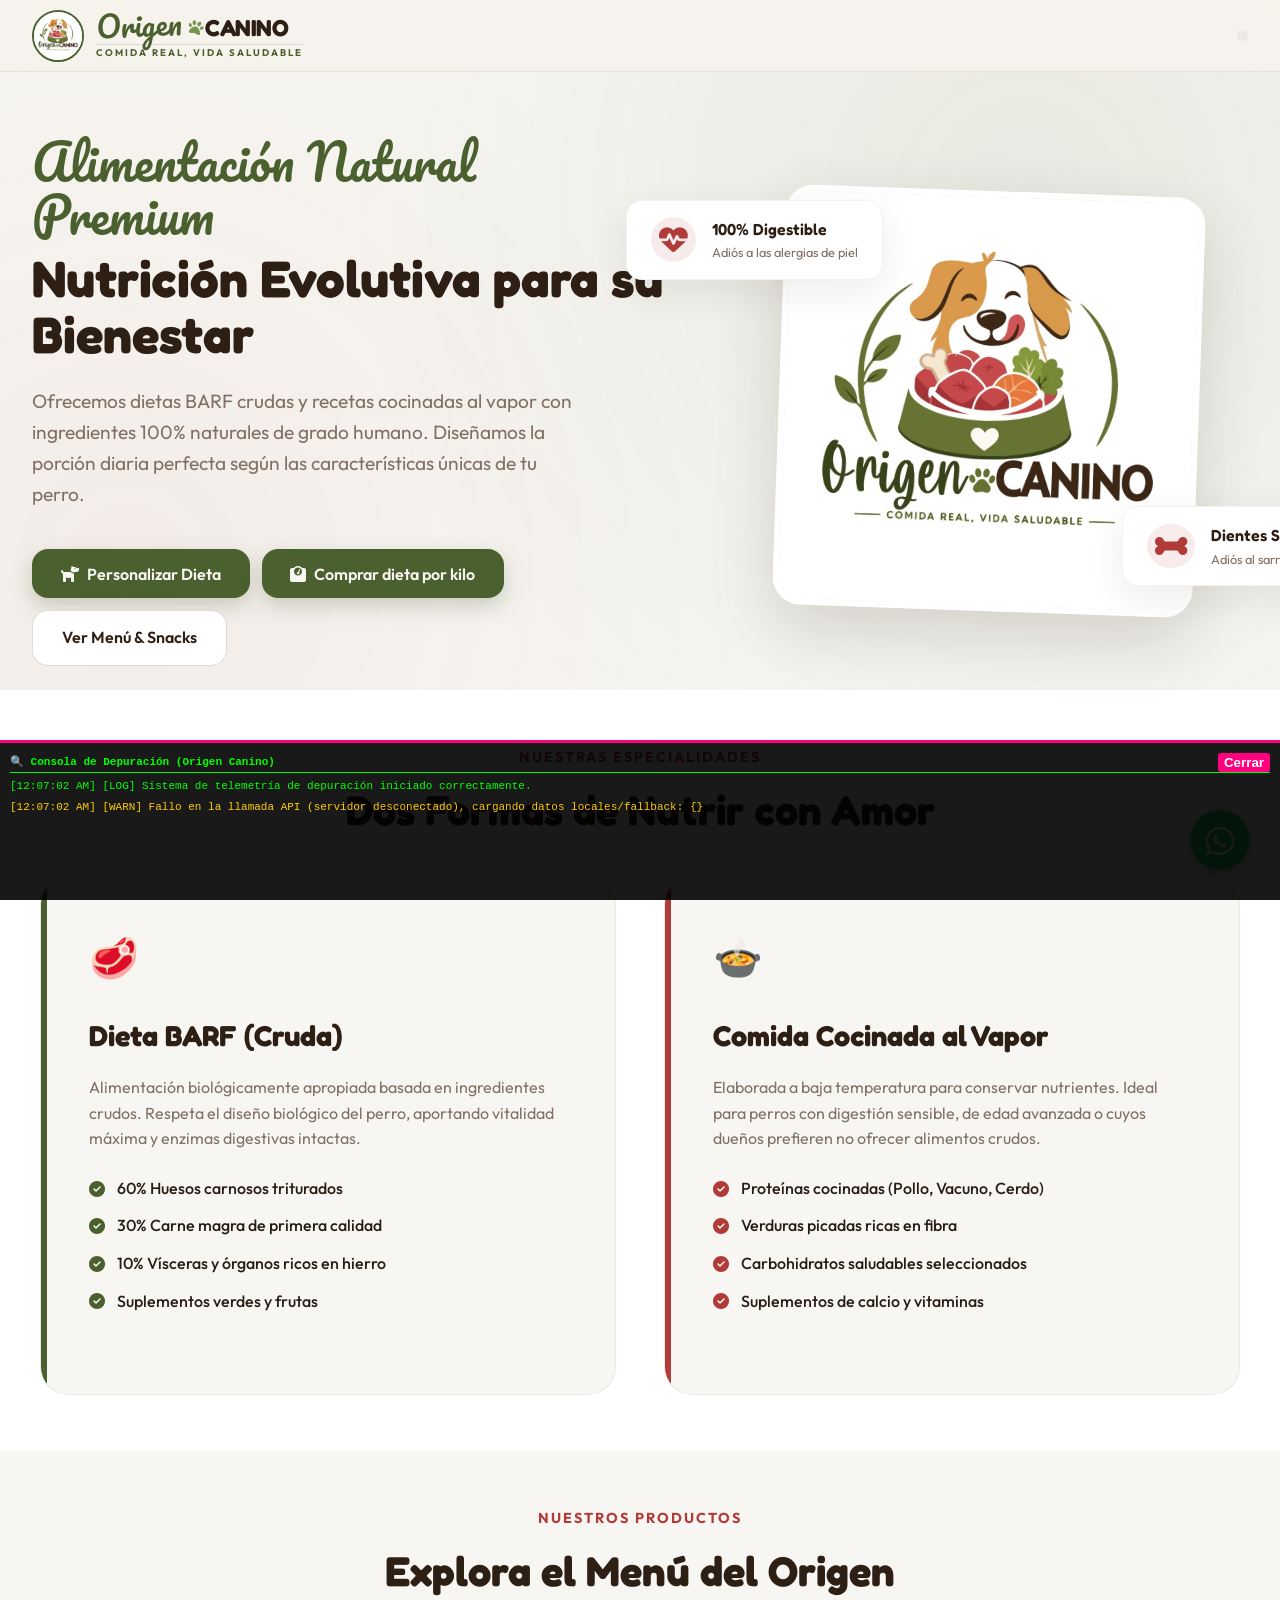
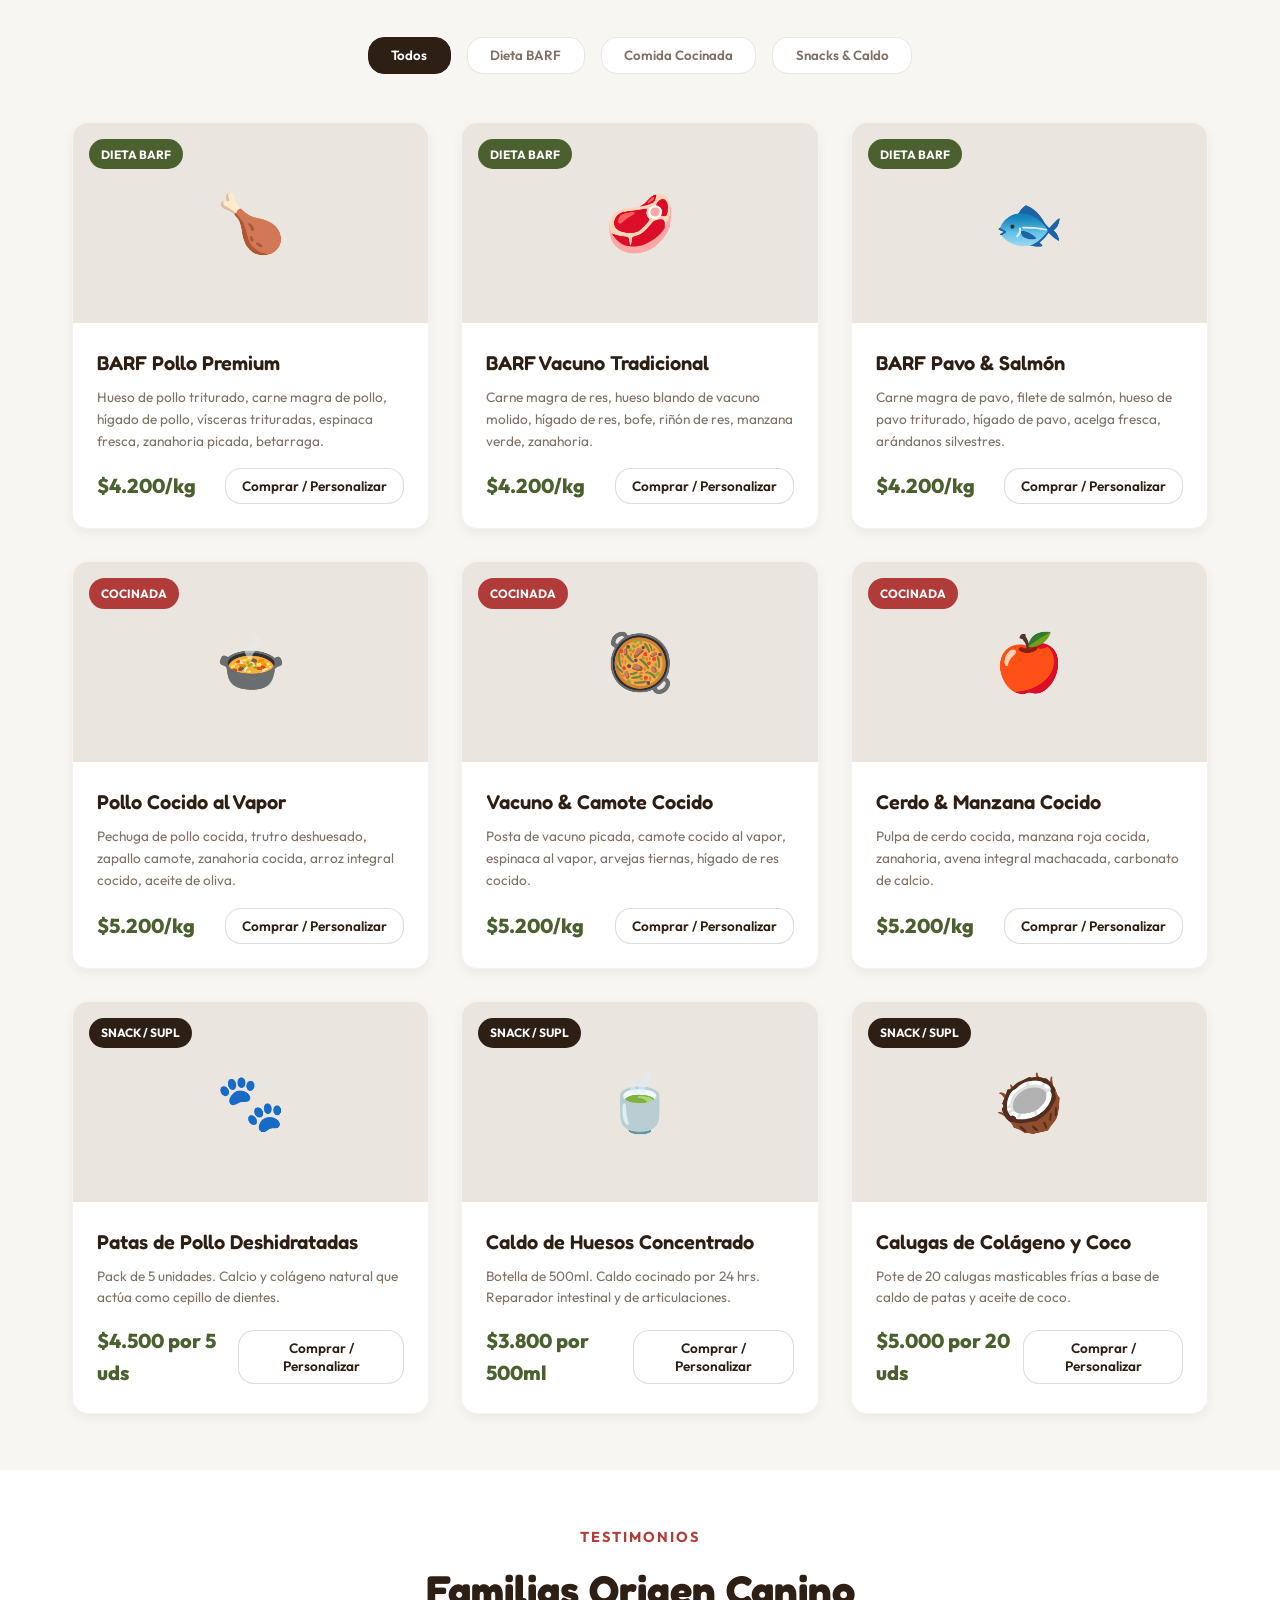
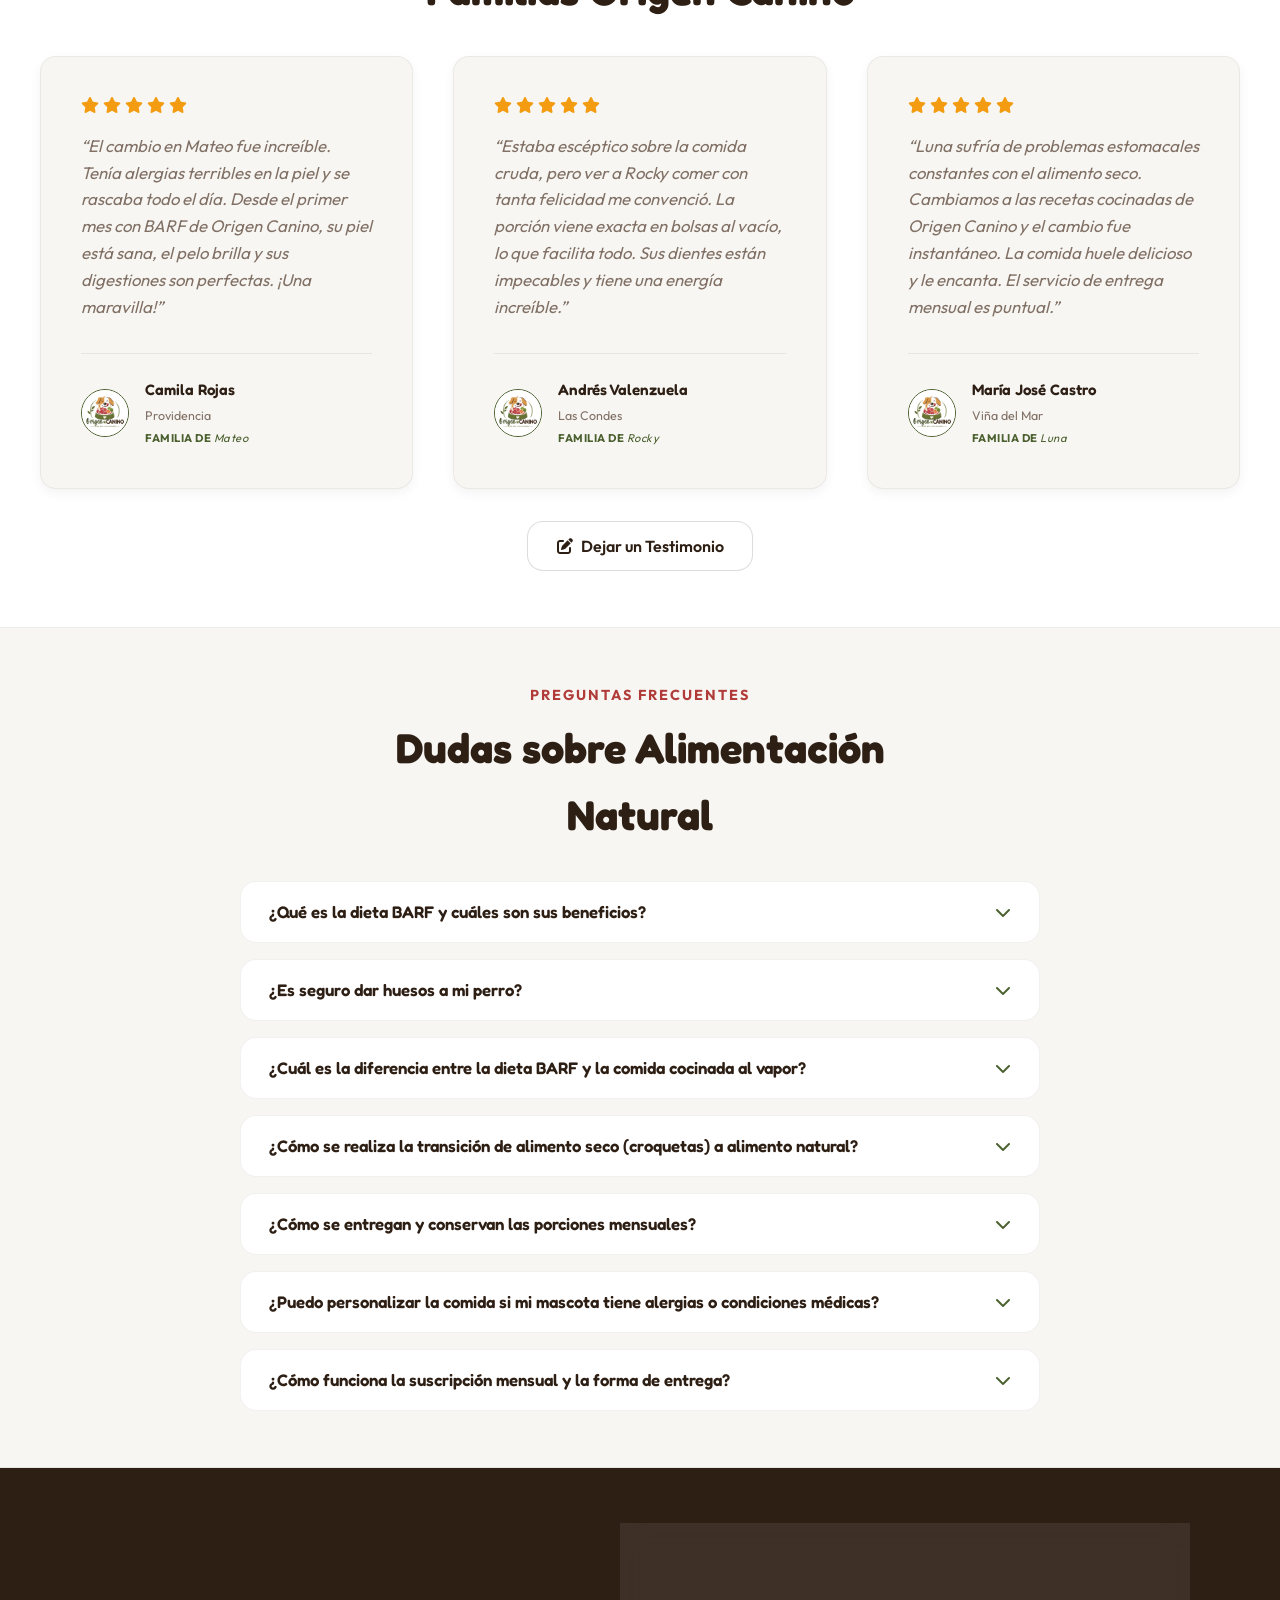
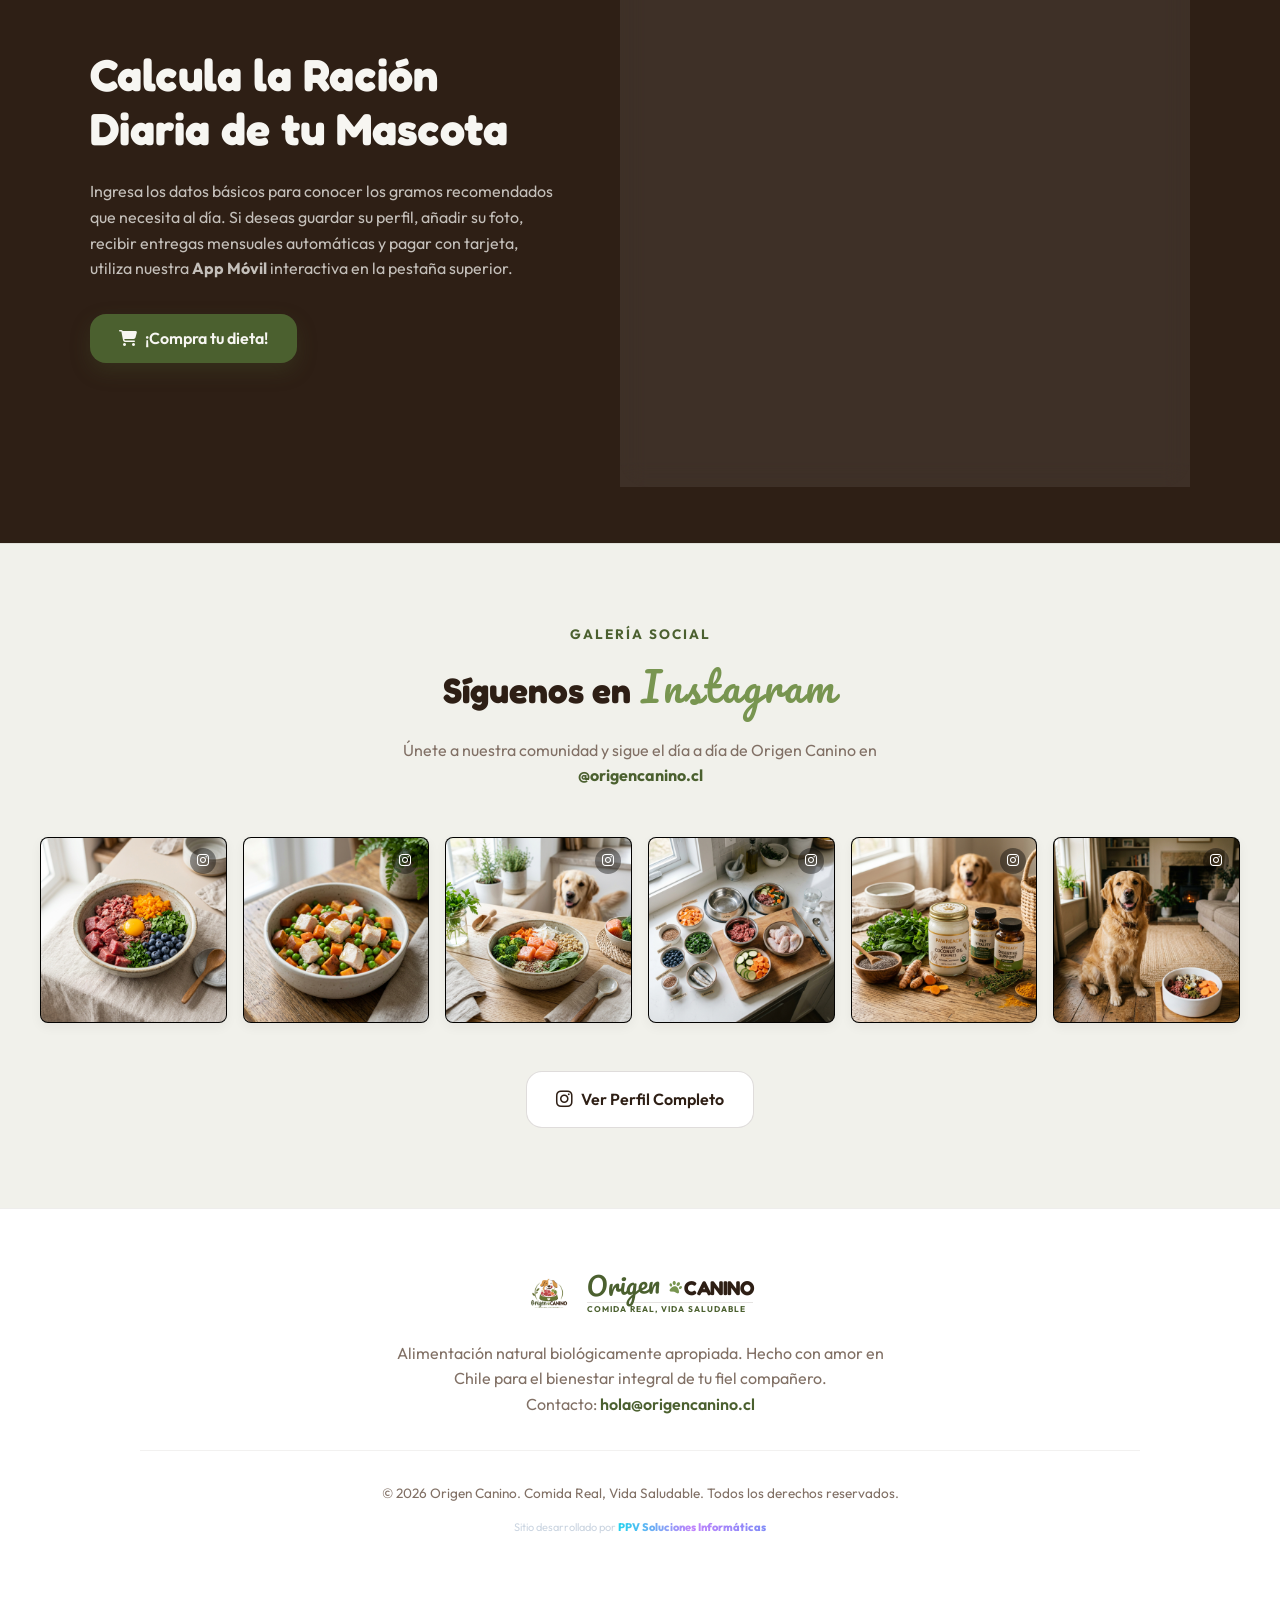
<file: index.app.html>
<!DOCTYPE html>
<html lang="es">
<head>
  <meta charset="UTF-8">
  <meta name="viewport" content="width=device-width, initial-scale=1.0">
  <title>Origen Canino - Comida Real, Vida Saludable | Alimentación BARF y Natural Cocinada</title>
  <meta name="description" content="Alimentación natural personalizada para tu mascota. Calculadora de porciones BARF y cocinada, snacks deshidratados, caldo de hueso y suscripción mensual con entrega segura.">
  
  <!-- Estilos CSS y Fuentes -->
  <link rel="stylesheet" href="style.css?v=5.8">
  <!-- Iconos de Font Awesome -->
  <link rel="stylesheet" href="https://cdnjs.cloudflare.com/ajax/libs/font-awesome/6.4.0/css/all.min.css">
</head>
<body>

  <!-- Encabezado Principal de la Suite -->
  <header class="app-header">
    <div class="logo-container" onclick="resetToWelcome()" style="cursor: pointer;">
      <img src="assets/logo.jpg" alt="Logo Origen Canino" class="logo-img">
      <div class="logo-text">
        <div class="logo-brand-wrapper">
          <span class="logo-brand-origen">Origen</span>
          <span class="logo-brand-canino"><i class="fa-solid fa-paw logo-paw"></i>CANINO</span>
        </div>
        <span class="logo-brand-sub">Comida Real, Vida Saludable</span>
      </div>
    </div>
    
    <!-- Pestañas de Navegación del Entorno -->
    <nav class="view-tabs" style="display: flex; align-items: center; gap: 1rem;">
      <button class="tab-btn active" onclick="switchView('web')">
        <i class="fa-solid fa-globe"></i> Sitio Web Desktop
      </button>
      <button class="tab-btn" onclick="switchView('mobile')">
        <i class="fa-solid fa-mobile-screen-button"></i> App Móvil
      </button>
      <div id="customer-header-badge" class="customer-profile-badge" style="display: none; cursor: pointer;" onclick="logoutCustomer()">
        <i class="fa-solid fa-user-check"></i> <span id="customer-header-name">Cliente</span> (Salir)
      </div>
    </nav>
  </header>

  <!-- Área de Contenido Principal -->
  <main class="main-viewport">

    <!-- ==========================================
         VISTA 1: SITIO WEB DESKTOP
         ========================================== -->
    <section id="view-web" class="view-section active">
      <!-- Hero Section -->
      <section class="web-hero">
        <div class="hero-content">
          <h1><span>Alimentación Natural Premium</span>Nutrición Evolutiva para su Bienestar</h1>
          <p>Ofrecemos dietas BARF crudas y recetas cocinadas al vapor con ingredientes 100% naturales de grado humano. Diseñamos la porción diaria perfecta según las características únicas de tu perro.</p>
          <div class="hero-actions" style="display: flex; gap: 0.75rem; flex-wrap: wrap;">
            <button class="btn btn-primary" onclick="startOrderFlow('personalizar')" title="Calcula la porción diaria recomendada según el peso de tu mascota, permitiendo excluir ingredientes específicos.">
              <i class="fa-solid fa-dog"></i> Personalizar Dieta
            </button>
            <button class="btn btn-primary" onclick="startOrderFlow('kilos')" style="background-color: var(--primary-green); border-color: var(--primary-green);" title="Compra directa de alimento por kilos preestablecidos (mínimo 7 kg) con suplementos y snacks integrados directamente, sin exclusión de ingredientes.">
              <i class="fa-solid fa-weight-scale"></i> Comprar dieta por kilo
            </button>
            <a href="#catalogo-seccion" class="btn btn-secondary">Ver Menú & Snacks</a>
          </div>
        </div>
        <div class="hero-image-wrapper">
          <div class="hero-badge badge-1">
            <i class="fa-solid fa-heart-pulse"></i>
            <div class="hero-badge-info">
              <h4>100% Digestible</h4>
              <p>Adiós a las alergias de piel</p>
            </div>
          </div>
          <div class="hero-badge badge-2">
            <i class="fa-solid fa-bone"></i>
            <div class="hero-badge-info">
              <h4>Dientes Sanos</h4>
              <p>Adiós al sarro canino</p>
            </div>
          </div>
          <img src="assets/logo.jpg" alt="Mascota Feliz" class="hero-main-img">
        </div>
      </section>

      <!-- Tipos de Alimentación -->
      <section class="web-diets">
        <div class="section-title">
          <span>Nuestras Especialidades</span>
          <h2>Dos Formas de Nutrir con Amor</h2>
        </div>
        <div class="diets-grid">
          <div class="diet-card barf">
            <span class="diet-icon">🥩</span>
            <h3>Dieta BARF (Cruda)</h3>
            <p>Alimentación biológicamente apropiada basada en ingredientes crudos. Respeta el diseño biológico del perro, aportando vitalidad máxima y enzimas digestivas intactas.</p>
            <ul class="diet-benefits-list">
              <li><i class="fa-solid fa-circle-check"></i> 60% Huesos carnosos triturados</li>
              <li><i class="fa-solid fa-circle-check"></i> 30% Carne magra de primera calidad</li>
              <li><i class="fa-solid fa-circle-check"></i> 10% Vísceras y órganos ricos en hierro</li>
              <li><i class="fa-solid fa-circle-check"></i> Suplementos verdes y frutas</li>
            </ul>
          </div>
          <div class="diet-card cooked">
            <span class="diet-icon">🍲</span>
            <h3>Comida Cocinada al Vapor</h3>
            <p>Elaborada a baja temperatura para conservar nutrientes. Ideal para perros con digestión sensible, de edad avanzada o cuyos dueños prefieren no ofrecer alimentos crudos.</p>
            <ul class="diet-benefits-list">
              <li><i class="fa-solid fa-circle-check"></i> Proteínas cocinadas (Pollo, Vacuno, Cerdo)</li>
              <li><i class="fa-solid fa-circle-check"></i> Verduras picadas ricas en fibra</li>
              <li><i class="fa-solid fa-circle-check"></i> Carbohidratos saludables seleccionados</li>
              <li><i class="fa-solid fa-circle-check"></i> Suplementos de calcio y vitaminas</li>
            </ul>
          </div>
        </div>
      </section>

      <!-- Catálogo de Productos -->
      <section id="catalogo-seccion" class="web-catalog">
        <div class="section-title">
          <span>Nuestros Productos</span>
          <h2>Explora el Menú del Origen</h2>
        </div>
        <div class="catalog-filters">
          <button class="filter-btn active" onclick="filterCatalog('todos', this)">Todos</button>
          <button class="filter-btn" onclick="filterCatalog('barf', this)">Dieta BARF</button>
          <button class="filter-btn" onclick="filterCatalog('cooked', this)">Comida Cocinada</button>
          <button class="filter-btn" onclick="filterCatalog('snack', this)">Snacks & Caldo</button>
        </div>
        <div class="products-grid" id="web-products-container">
          <!-- Carga dinámica mediante JS -->
        </div>
      </section>

      <!-- Testimonios de Familias (Estilo Legrand Petit) -->
      <section class="web-testimonials">
        <div class="section-title">
          <span>Testimonios</span>
          <h2>Familias Origen Canino</h2>
        </div>
        <div class="testimonials-grid" id="web-testimonials-container">
          <!-- Carga dinámica mediante JS -->
        </div>
        <div style="text-align: center; margin-top: 2rem;">
          <button class="btn btn-secondary" onclick="openPublicTestimonialModal()">
            <i class="fa-solid fa-pen-to-square"></i> Dejar un Testimonio
          </button>
        </div>
      </section>

      <!-- Preguntas Frecuentes (FAQs) -->
      <section class="web-faqs">
        <div class="section-title">
          <span>Preguntas Frecuentes</span>
          <h2>Dudas sobre Alimentación Natural</h2>
        </div>
        <div class="faq-accordion" id="web-faqs-container">
          <!-- Carga dinámica mediante JS -->
        </div>
      </section>

      <!-- Calculadora Rápida Informativa -->
      <section class="web-calculator-section">
        <div class="web-calc-container">
          <div class="web-calc-text">
            <h2>Calcula la Ración Diaria de tu Mascota</h2>
            <p>Ingresa los datos básicos para conocer los gramos recomendados que necesita al día. Si deseas guardar su perfil, añadir su foto, recibir entregas mensuales automáticas y pagar con tarjeta, utiliza nuestra <strong>App Móvil</strong> interactiva en la pestaña superior.</p>
            <button class="btn btn-primary" onclick="window.scrollTo({ top: 0, behavior: 'smooth' })">
              <i class="fa-solid fa-cart-shopping"></i> ¡Compra tu dieta!
            </button>
          </div>
          <div class="web-calc-box">
            <div class="form-group">
              <label for="web-calc-diet">Tipo de Alimentación</label>
              <select id="web-calc-diet" class="form-input">
                <option value="barf">Dieta BARF (Cruda)</option>
                <option value="cooked">Comida Cocinada al Vapor</option>
              </select>
            </div>
            <div class="form-group">
              <label for="web-calc-weight">Peso de la Mascota (kg)</label>
              <input type="number" id="web-calc-weight" class="form-input" placeholder="Ej: 15" min="1" step="0.5">
            </div>
            <div class="form-group">
              <label for="web-calc-age">Etapa de Vida</label>
              <select id="web-calc-age" class="form-input">
                <option value="adult">Adulto (Más de 12 meses)</option>
                <option value="puppy">Cachorro (Menos de 12 meses)</option>
              </select>
            </div>
            <div class="form-group">
              <label for="web-calc-activity">Nivel de Actividad / Estado</label>
              <select id="web-calc-activity" class="form-input">
                <option value="sedentary">Bajo / Sedentario o Senior</option>
                <option value="normal" selected>Normal / Paseos diarios</option>
                <option value="active">Activo / Deporte moderado</option>
                <option value="working">Muy Activo / Trabajo o Lactancia</option>
              </select>
            </div>
            <button class="btn btn-primary" style="width: 100%;" onclick="calculateWebPortion()">
              <i class="fa-solid fa-calculator"></i> Calcular Ración
            </button>
            
            <div class="calc-result-overlay" id="web-calc-result">
              <div class="result-grid">
                <div class="result-item">
                  <span>Ración Diaria</span>
                  <strong id="web-res-daily">0 g</strong>
                </div>
                <div class="result-item">
                  <span>Suscripción Mensual</span>
                  <strong id="web-res-monthly">0 kg</strong>
                </div>
              </div>
            </div>
          </div>
        </div>
      </section>

      <!-- Instagram Widget Section -->
      <section class="web-instagram">
        <div class="section-title">
          <span>Galería Social</span>
          <h2>Síguenos en <span style="font-family: var(--font-script); color: var(--primary-green-light); font-weight: normal; font-size: 2.5rem; margin-left: 2px; text-transform: none !important; display: inline-block; font-style: normal !important;">Instagram</span></h2>
          <p class="section-subtitle">Únete a nuestra comunidad y sigue el día a día de Origen Canino en <a href="https://www.instagram.com/origencanino.cl" target="_blank" rel="noopener noreferrer" class="instagram-link">@origencanino.cl</a></p>
        </div>

        <!-- Instagram Grid -->
        <div class="instagram-grid">
          <a href="https://www.instagram.com/origencanino.cl" target="_blank" rel="noopener noreferrer" class="instagram-post">
            <img src="assets/instagram/dog_food_1.png" alt="Instagram post 1">
            <div class="instagram-overlay">
              <span class="stat-item"><i class="fa-solid fa-heart"></i> 248</span>
              <span class="stat-item"><i class="fa-solid fa-comment"></i> 18</span>
            </div>
            <div class="instagram-icon-badge">
              <i class="fa-brands fa-instagram"></i>
            </div>
          </a>
          <a href="https://www.instagram.com/origencanino.cl" target="_blank" rel="noopener noreferrer" class="instagram-post">
            <img src="assets/instagram/dog_food_2.png" alt="Instagram post 2">
            <div class="instagram-overlay">
              <span class="stat-item"><i class="fa-solid fa-heart"></i> 412</span>
              <span class="stat-item"><i class="fa-solid fa-comment"></i> 27</span>
            </div>
            <div class="instagram-icon-badge">
              <i class="fa-brands fa-instagram"></i>
            </div>
          </a>
          <a href="https://www.instagram.com/origencanino.cl" target="_blank" rel="noopener noreferrer" class="instagram-post">
            <img src="assets/instagram/dog_food_3.png" alt="Instagram post 3">
            <div class="instagram-overlay">
              <span class="stat-item"><i class="fa-solid fa-heart"></i> 315</span>
              <span class="stat-item"><i class="fa-solid fa-comment"></i> 14</span>
            </div>
            <div class="instagram-icon-badge">
              <i class="fa-brands fa-instagram"></i>
            </div>
          </a>
          <a href="https://www.instagram.com/origencanino.cl" target="_blank" rel="noopener noreferrer" class="instagram-post">
            <img src="assets/instagram/dog_food_4.png" alt="Instagram post 4">
            <div class="instagram-overlay">
              <span class="stat-item"><i class="fa-solid fa-heart"></i> 521</span>
              <span class="stat-item"><i class="fa-solid fa-comment"></i> 39</span>
            </div>
            <div class="instagram-icon-badge">
              <i class="fa-brands fa-instagram"></i>
            </div>
          </a>
          <a href="https://www.instagram.com/origencanino.cl" target="_blank" rel="noopener noreferrer" class="instagram-post">
            <img src="assets/instagram/dog_food_5.png" alt="Instagram post 5">
            <div class="instagram-overlay">
              <span class="stat-item"><i class="fa-solid fa-heart"></i> 614</span>
              <span class="stat-item"><i class="fa-solid fa-comment"></i> 48</span>
            </div>
            <div class="instagram-icon-badge">
              <i class="fa-brands fa-instagram"></i>
            </div>
          </a>
          <a href="https://www.instagram.com/origencanino.cl" target="_blank" rel="noopener noreferrer" class="instagram-post">
            <img src="assets/instagram/dog_food_6.png" alt="Instagram post 6">
            <div class="instagram-overlay">
              <span class="stat-item"><i class="fa-solid fa-heart"></i> 389</span>
              <span class="stat-item"><i class="fa-solid fa-comment"></i> 22</span>
            </div>
            <div class="instagram-icon-badge">
              <i class="fa-brands fa-instagram"></i>
            </div>
          </a>
        </div>

        <div style="text-align: center; margin-top: 3rem;">
          <a href="https://www.instagram.com/origencanino.cl" target="_blank" rel="noopener noreferrer" class="btn btn-secondary" style="display: inline-flex; align-items: center; gap: 0.5rem;">
            <i class="fa-brands fa-instagram" style="font-size: 1.2rem;"></i> Ver Perfil Completo
          </a>
        </div>
      </section>

      <!-- Footer -->
      <footer class="web-footer">
        <div class="web-footer-logo">
          <img src="assets/logo.jpg" alt="Logo Origen Canino" style="height: 44px; border-radius: 50%;">
          <div class="logo-text" style="text-align: left;">
            <div class="logo-brand-wrapper">
              <span class="logo-brand-origen" style="font-size: 1.6rem; margin-right: 0.15rem;">Origen</span>
              <span class="logo-brand-canino" style="font-size: 1.25rem;"><i class="fa-solid fa-paw logo-paw" style="font-size:0.8rem;"></i>CANINO</span>
            </div>
            <span class="logo-brand-sub" style="font-size: 0.52rem; letter-spacing: 1px;">Comida Real, Vida Saludable</span>
          </div>
        </div>
        <p>Alimentación natural biológicamente apropiada. Hecho con amor en Chile para el bienestar integral de tu fiel compañero.<br>Contacto: <a href="mailto:hola@origencanino.cl" style="color: var(--primary-green); text-decoration: none; font-weight: 600;">hola@origencanino.cl</a></p>
        <div class="web-footer-copyright" style="display: flex; flex-direction: column; gap: 0.4rem; align-items: center;">
          <span>&copy; 2026 Origen Canino. Comida Real, Vida Saludable. Todos los derechos reservados.</span>
          <span class="ppv-credit">Sitio desarrollado por <a href="#" onclick="openPpvModal(event)" class="ppv-link">PPV Soluciones Informáticas</a></span>
        </div>
      </footer>
    </section>

    <!-- ==========================================
         VISTA 2: SIMULADOR DE APP MÓVIL
         ========================================== -->
    <section id="view-mobile" class="view-section">
      <div class="mobile-simulator-container">
        
        <!-- Carcasa de Teléfono Físico -->
        <div class="phone-mockup">
          <div class="phone-notch">
            <div class="phone-camera"></div>
            <div class="phone-speaker"></div>
          </div>
          
          <div class="phone-screen">
            <!-- Barra de estado del móvil removida -->
            
            <!-- Contenido de las pantallas de la App -->
            <div class="phone-content" id="mobile-app-content">
              
              <!-- 2.1 PANTALLA: BIENVENIDA / SELECCIÓN DE MASCOTAS -->
              <div id="mobile-welcome" class="mobile-view active">
                <div class="mobile-welcome-screen">
                  <img src="assets/logo.jpg" alt="Origen Canino Logo" class="welcome-logo" onclick="resetToWelcome()" style="cursor: pointer;">
                  <h2 onclick="resetToWelcome()" style="cursor: pointer;">Origen Canino</h2>
                  <p>Nutrición natural premium formulada a medida para tus mascotas.</p>
                  
                  <!-- Listado de mascotas existentes -->
                  <div id="welcome-pets-title" style="display:none; width: 100%; text-align: left; font-weight:700; margin-bottom: 0.5rem; font-size:0.85rem; color:var(--secondary-brown);">
                    Tus Mascotas Registradas:
                  </div>
                  <div id="welcome-pets-container" class="welcome-pets-list">
                    <!-- Se carga dinámicamente -->
                  </div>

                  <button class="mobile-btn mobile-btn-primary" onclick="initNewPetWizard('personalizar')" title="Flujo tradicional: Calculamos la porción diaria recomendada según el peso de tu mascota y te permitimos excluir alérgenos o ingredientes específicos de su receta.">
                    <i class="fa-solid fa-dog"></i> Personalizar Dieta
                  </button>
                  <button class="mobile-btn mobile-btn-primary" onclick="initNewPetWizard('kilos')" style="margin-top: 0.5rem; background-color: var(--primary-green); border-color: var(--primary-green);" title="Compra directa de alimento por kilos preestablecidos (mínimo 7 kg) con suplementos y snacks integrados directamente, sin exclusión de ingredientes.">
                    <i class="fa-solid fa-weight-scale"></i> Comprar dieta por kilo
                  </button>
                  <button id="mb-welcome-edit-profile-btn" class="mobile-btn mobile-btn-secondary" onclick="openUserProfileEdit()" style="margin-top: 0.5rem; width: 100%; display: none;">
                    <i class="fa-solid fa-user-gear"></i> Editar Datos de Cuenta
                  </button>
                  <button class="mobile-btn mobile-btn-secondary" onclick="resetToWelcome()" style="margin-top: 0.5rem; border-color: rgba(44, 26, 14, 0.15); width: 100%;">
                    <i class="fa-solid fa-house"></i> Volver al Inicio
                  </button>
                </div>
              </div>

              <!-- 2.2 PANTALLA: FORMULARIO PERFIL MASCOTA -->
              <div id="mobile-profile-setup" class="mobile-view">
                <div class="mobile-card" style="margin-top: 1rem;">
                  <h3 class="mobile-title" id="profile-wizard-title" style="grid-column: 1 / -1;">Perfil de tu Mascota</h3>
                  <p class="mobile-subtitle" style="grid-column: 1 / -1; margin-bottom: 1rem;">Configura los datos clave para armar la receta ideal.</p>
                  
                  <div class="pc-columns-wrapper" style="display: contents;">
                    <div class="pc-column">
                      <div class="photo-uploader">
                        <div class="photo-preview-box" onclick="triggerPhotoUpload()" id="pet-photo-preview">
                          <i class="fa-solid fa-camera"></i>
                          <span>Subir Foto</span>
                        </div>
                        <input type="file" id="pet-photo-input" accept="image/*" onchange="previewPetPhoto(event)">
                      </div>

                      <div class="mobile-input-group">
                        <label for="pet-name">Nombre de la Mascota</label>
                        <input type="text" id="pet-name" class="mobile-input" placeholder="Ej: Toby">
                      </div>
                      <div class="mobile-input-group">
                        <label for="pet-breed">Raza</label>
                        <input type="text" id="pet-breed" class="mobile-input" placeholder="Ej: Border Collie">
                      </div>
                      <div class="mobile-input-group" id="pet-weight-group">
                        <label for="pet-weight">Peso Corporal (kg)</label>
                        <input type="number" id="pet-weight" class="mobile-input" placeholder="Ej: 15" min="0.5" step="0.1">
                      </div>
                    </div>

                    <div class="pc-column">
                      <div class="mobile-input-group" id="pet-age-group">
                        <label for="pet-age">Etapa de Vida</label>
                        <select id="pet-age" class="mobile-select">
                          <option value="adult">Adulto (Mayor a 1 año)</option>
                          <option value="puppy">Cachorro (2 a 4 meses)</option>
                          <option value="puppy-mid">Cachorro (4 a 6 meses)</option>
                          <option value="puppy-late">Cachorro (6 a 12 meses)</option>
                        </select>
                      </div>
                      <div class="mobile-input-group" id="pet-activity-group">
                        <label for="pet-activity">Nivel de Actividad</label>
                        <select id="pet-activity" class="mobile-select">
                          <option value="sedentary">Bajo (Sedentario / Senior)</option>
                          <option value="normal" selected>Normal (Paseo diario)</option>
                          <option value="active">Activo (Deporte recreativo)</option>
                          <option value="working">Muy Activo (Trabajo / Canicross)</option>
                        </select>
                      </div>
                      <div class="mobile-input-group" id="pet-notes-group" style="margin-bottom: 1.5rem;">
                        <label for="pet-notes">Observaciones / Alergias</label>
                        <input type="text" id="pet-notes" class="mobile-input" placeholder="Ej: Alérgico al pollo, piel sensible">
                      </div>
                      <div class="mobile-input-group" id="pet-kilos-needed-group" style="margin-bottom: 1.5rem; display: none;">
                        <label for="pet-kilos-needed">Kilos que necesita (mínimo 7 kg)</label>
                        <input type="number" id="pet-kilos-needed" class="mobile-input" min="7" placeholder="Ej: 10">
                      </div>
                      
                      <div style="display: flex; gap: 0.5rem; margin-top: auto;">
                        <button class="mobile-btn mobile-btn-secondary" onclick="cancelPetWizard()" style="flex:1;">
                          <i class="fa-solid fa-arrow-left"></i> Atrás
                        </button>
                        <button class="mobile-btn mobile-btn-primary" onclick="savePetProfileAndGoToCalculator()" style="flex:2;" id="profile-submit-btn">
                          <span id="profile-submit-btn-text">Calcular Ración <i class="fa-solid fa-arrow-right"></i></span>
                        </button>
                      </div>
                    </div>
                  </div>
                </div>
              </div>

              <!-- 2.3 PANTALLA: CALCULADORA Y PERSONALIZACIÓN INTERACTIVA DE RECETA -->
              <div id="mobile-calculator" class="mobile-view">
                <div class="pc-columns-wrapper" style="display: contents;">
                  
                  <!-- COLUMNA 1: PERFIL, PORCIÓN Y DIETA BASE -->
                  <div class="pc-column">
                    <div class="mobile-card" style="margin-top: 1rem; margin-bottom: 0.5rem;">
                      <div class="pet-profile-summary">
                        <img id="calc-pet-avatar" src="assets/logo.jpg" alt="Mascota" class="pet-avatar-big">
                        <div class="pet-meta-text">
                          <h3 id="calc-pet-name">Toby</h3>
                          <p id="calc-pet-details">Border Collie • 15 kg</p>
                        </div>
                      </div>
                    </div>

                    <!-- Desglose de gramos diario -->
                    <div class="portion-breakdown-card" id="calc-portion-card">
                      <div class="portion-header">
                        <span>Porción Diaria:</span>
                        <span class="portion-total" id="calc-daily-total">375g</span>
                      </div>
                      <p style="font-size: 0.72rem; color: var(--text-muted); margin-bottom: 0.75rem;" id="calc-explanation">
                        Calculado al 2.5% del peso corporal para mantenimiento adulto normal.
                      </p>
                      
                      <!-- Desglose de barras -->
                      <div class="breakdown-bars" id="calc-breakdown-bars">
                        <div class="bar-part bar-bones" style="width: 50%"></div>
                        <div class="bar-part bar-meat" style="width: 30%"></div>
                        <div class="bar-part bar-organs" style="width: 10%"></div>
                        <div class="bar-part bar-veggies" style="width: 10%"></div>
                      </div>

                      <!-- Leyenda -->
                      <div class="breakdown-legend" id="calc-breakdown-legend">
                        <!-- Dinámico -->
                      </div>
                    </div>

                    <!-- Selección de Receta Base -->
                    <div class="mobile-card">
                      <h4 style="font-size: 0.9rem; font-weight: 700; margin-bottom: 0.65rem; color: var(--secondary-brown);">
                        1. Elige su Receta Base
                      </h4>
                      <!-- Barra de Progreso de Kilos -->
                      <div class="weight-progress-wrapper" id="weight-progress-container">
                        <div class="weight-progress-text">
                          <span>Distribución de Kilos:</span>
                          <strong id="weight-progress-label">0 / 0 kg</strong>
                        </div>
                        <div class="weight-progress-bar-bg">
                          <div class="weight-progress-bar-fill" id="weight-progress-bar"></div>
                        </div>
                      </div>
                      <div class="recipe-selector-grid" id="mobile-recipe-selector">
                        <!-- Rellenado dinámicamente -->
                      </div>
                    </div>
                  </div>

                  <!-- COLUMNA 2: SUPLEMENTOS Y SNACKS / PERSONALIZAR -->
                  <div class="pc-column">
                    <div class="mobile-card" style="margin-top: 1rem;">
                      <h4 id="calc-column-2-heading" style="font-size: 0.9rem; font-weight: 700; color: var(--secondary-brown); margin-bottom: 0.25rem;">
                        2. Personaliza la Comida
                      </h4>
                      <p id="calc-column-2-desc" style="font-size: 0.72rem; color: var(--text-muted); margin-bottom: 0.75rem;">
                        Desmarca ingredientes para excluirlos de su porción mensual (se tacharán en la etiqueta).
                      </p>

                      <!-- Sección Exclusiones (sólo para flow de Personalizar) -->
                      <div id="calc-personalization-section">
                        <span style="font-size: 0.72rem; font-weight:700; color: var(--secondary-brown-light);">Ingredientes de Receta:</span>
                        <div class="pills-container" id="calc-ingredients-container" style="margin-bottom: 1rem;">
                          <!-- Ingredientes de la receta activa -->
                        </div>
                      </div>

                      <span id="calc-vegfruits-label" style="font-size: 0.72rem; font-weight:700; color: var(--secondary-brown-light);">Añadir Verduras o Frutas Adicionales (+$1.500 c/u al mes):</span>
                      <div class="pills-container" id="calc-vegfruits-container" style="margin-bottom: 1rem;">
                        <!-- Verduras o frutas opcionales -->
                      </div>

                      <span id="calc-superfoods-label" style="font-size: 0.72rem; font-weight:700; color: var(--secondary-brown-light);">Añadir Superalimentos (+$1.500 c/u al mes):</span>
                      <div class="pills-container" id="calc-superfoods-container" style="margin-bottom: 1rem;">
                        <!-- Suplementos opcionales -->
                      </div>

                      <!-- Sección Snacks (sólo para flow de Kilos) -->
                      <div id="calc-snacks-section" style="display: none;">
                        <span style="font-size: 0.72rem; font-weight:700; color: var(--secondary-brown-light);">Añadir Snack y Caldo:</span>
                        <div class="mobile-snacks-list" id="calc-snacks-container" style="margin-top: 0.5rem; max-height: 250px; overflow-y: auto;">
                          <!-- Snacks cargados dinámicamente -->
                        </div>
                      </div>
                    </div>
                  </div>

                  <!-- COLUMNA 3: ETIQUETA Y CONFIRMACIÓN DE DIETA -->
                  <div class="pc-column">
                    <!-- Etiqueta de empaque final -->
                    <div class="mobile-card" style="margin-top: 1rem;">
                      <h4 style="font-size: 0.9rem; font-weight: 700; color: var(--secondary-brown); margin-bottom: 0.25rem;">
                        3. Vista Previa de Etiqueta
                      </h4>
                      <div class="package-label-mockup" id="calc-package-label">
                        <!-- Generado dinámicamente -->
                      </div>
                    </div>

                    <!-- Envío e instrucciones -->
                    <div class="mobile-card" id="calc-checkout-card">
                      <div class="mobile-input-group" style="display: none;">
                        <label for="custom-instructions">Instrucciones Especiales de Empaque</label>
                        <input type="text" id="custom-instructions" class="mobile-input" value="Empaquetado en porciones de 1kg">
                      </div>
                      <!-- Periodo de Entrega (15 o 30 días) -->
                      <div class="mobile-input-group" id="calc-delivery-period-group" style="margin-bottom: 0.75rem;">
                        <label for="calc-delivery-period" style="font-weight: 700; color: var(--secondary-brown);">Periodo de Entrega</label>
                        <select id="calc-delivery-period" class="mobile-select" onchange="updatePortionCalculatorUI()">
                          <option value="30" selected>Cada 30 días (Suscripción Mensual)</option>
                          <option value="15">Cada 15 días (Suscripción Quincenal)</option>
                        </select>
                      </div>

                      <div id="calc-totals-summary" style="margin-bottom: 0.75rem;">
                        <!-- Fila Dieta Base -->
                        <div class="portion-header" style="margin-bottom: 0.5rem; border-top: 1px solid rgba(44,26,14,0.06); padding-top: 0.75rem; display: flex; justify-content: space-between; align-items: center;">
                          <span style="font-weight: 700; color: var(--secondary-brown); font-size: 0.88rem;" id="calc-diet-label-text">Comida Base (<span id="calc-delivery-label">Cada 30 días</span> - <span id="calc-monthly-weight">11.3</span> kg):</span>
                          <span class="portion-total" id="calc-diet-price" style="font-size: 1.1rem; color: var(--text-dark); font-weight: 700;">$45.000</span>
                        </div>
                        
                        <!-- Fila Snacks y Caldo -->
                        <div class="portion-header" id="calc-snacks-row" style="margin-bottom: 0.5rem; display: flex; justify-content: space-between; align-items: center;">
                          <span style="font-weight: 700; color: var(--secondary-brown); font-size: 0.88rem;">Snack y Caldo:</span>
                          <span class="portion-total" id="calc-snacks-price" style="font-size: 1.1rem; color: var(--text-dark); font-weight: 700;">$0</span>
                        </div>
                        
                        <!-- Fila Total General -->
                        <div class="portion-header" id="calc-grand-total-row" style="margin-top: 0.75rem; border-top: 1px dashed rgba(44,26,14,0.1); padding-top: 0.75rem; display: flex; justify-content: space-between; align-items: center;">
                          <span style="font-weight: 800; color: var(--secondary-brown); font-size: 0.95rem;">Total General:</span>
                          <span class="portion-total" id="calc-total-price" style="font-size: 1.4rem; color: var(--primary-green); font-weight: 800;">$45.000</span>
                        </div>
                      </div>
                      
                      <div style="display: flex; gap: 0.5rem;">
                        <button class="mobile-btn mobile-btn-secondary" onclick="goBackToProfileSetup()" style="flex: 1;">
                          <i class="fa-solid fa-arrow-left"></i> Atrás
                        </button>
                        <button class="mobile-btn mobile-btn-primary" onclick="proceedToCheckoutFromCalculator()" style="flex: 2;" id="calc-confirm-btn">
                          Ir a pagar <i class="fa-solid fa-credit-card"></i>
                        </button>
                      </div>
                    </div>
                  </div>
                </div>
              </div>

              <!-- 2.4 PANTALLA: CATÁLOGO DE SNACKS -->
              <div id="mobile-snacks" class="mobile-view">
                <div class="mobile-card" style="margin-top: 1rem;">
                  <div class="pc-columns-wrapper" style="display: contents;">
                    <div class="pc-column">
                      <h3 class="mobile-title">Suplementos & Snacks</h3>
                      <p class="mobile-subtitle" style="margin-bottom: 1rem;">Acompaña la dieta mensual con deliciosos snacks deshidratados y caldo de colágeno.</p>
                      
                      <div class="mobile-snacks-list" id="mobile-snacks-container">
                        <!-- Cargados dinámicamente -->
                      </div>
                    </div>

                    <div class="pc-column">
                      <div class="receipt-row" style="margin-top: 1.5rem; border-top: 1px solid rgba(44, 26, 14, 0.1); padding-top: 0.75rem;">
                        <span>Dietas de Mascotas:</span>
                        <span id="snacks-diet-subtotal">$0</span>
                      </div>
                      <div class="receipt-row">
                        <span>Snacks Generales:</span>
                        <span id="snacks-only-subtotal">$0</span>
                      </div>
                      <div class="receipt-row" style="font-weight: 700; color: var(--primary-green); font-size: 1.1rem; border-bottom: 1px solid rgba(44,26,14,0.06); padding-bottom: 0.75rem; margin-bottom: 1.5rem;">
                        <span>Total Mensual Compra:</span>
                        <span id="snacks-total">$0</span>
                      </div>
                      
                      <div style="display: flex; gap: 0.5rem; margin-top: auto; flex-wrap: wrap;">
                        <button class="mobile-btn mobile-btn-secondary" onclick="changeMobileView('calculator')" style="flex: 1; min-width: 90px;">
                          <i class="fa-solid fa-arrow-left"></i> Atrás
                        </button>
                        <button class="mobile-btn mobile-btn-secondary" onclick="initNewPetWizard()" style="flex: 1.5; min-width: 150px; border-color: var(--primary-green-light); color: var(--primary-green);">
                          <i class="fa-solid fa-plus"></i> Ingresar otro perro
                        </button>
                        <button class="mobile-btn mobile-btn-primary" onclick="proceedToCheckout()" style="flex: 2; min-width: 120px;">
                          Ir a Pagar <i class="fa-solid fa-credit-card"></i>
                        </button>
                      </div>
                    </div>
                  </div>
                </div>
              </div>

              <!-- 2.5 PANTALLA: CHECKOUT & PASARELA DE PAGO INTERACTIVA (MULTI-MASCOTA) -->
              <div id="mobile-checkout" class="mobile-view">
                <div class="mobile-card" style="margin-top: 1rem;">
                  <h3 class="mobile-title" id="checkout-title-text" style="grid-column: 1 / -1;">Suscripción Mensual</h3>
                  <p class="mobile-subtitle" style="grid-column: 1 / -1; margin-bottom: 1rem;">Revisa el detalle de tus mascotas y realiza el pago seguro.</p>
                  
                  <div class="pc-columns-wrapper" style="display: contents;">
                    <div class="pc-column">
                      <!-- Desglose por perro en Checkout -->
                      <div class="checkout-pets-breakdown" id="checkout-pets-list" style="margin-bottom: 1rem;">
                        <!-- Llenado dinámico per pet -->
                      </div>

                      <!-- Tarjeta de Crédito 3D Interactiva -->
                      <div class="credit-card-wrapper" id="checkout-credit-card" style="margin-bottom: 1.5rem;">
                        <div class="credit-card-inner">
                          <!-- Lado Frontal -->
                          <div class="credit-card-front">
                            <div style="display: flex; justify-content: space-between; align-items: center;">
                              <div class="card-chip"></div>
                              <i class="fa-brands fa-cc-visa" style="font-size: 1.8rem;"></i>
                            </div>
                            <div class="card-number" id="card-num-preview">•••• •••• •••• ••••</div>
                            <div class="card-holder-group">
                              <div>
                                <span>Titular</span>
                                <div class="card-holder-name" id="card-name-preview">Nombre Completo</div>
                              </div>
                              <div>
                                <span>Expira</span>
                                <div id="card-exp-preview">MM/AA</div>
                              </div>
                            </div>
                          </div>
                          <!-- Lado Posterior -->
                          <div class="credit-card-back">
                            <div class="card-magnetic-strip"></div>
                            <div style="margin-top: 1rem;">
                              <div class="card-signature-strip" id="card-cvv-preview">123</div>
                              <div style="text-align: right; font-size: 0.6rem; opacity: 0.8; margin-top: 4px;">CVV</div>
                            </div>
                            <div style="text-align: left; font-size: 0.7rem; font-weight: 700; letter-spacing: 1px;">
                              ORIGEN CANINO
                            </div>
                          </div>
                        </div>
                      </div>

                      <!-- Marcador para Pago por Transferencia -->
                      <div id="checkout-transfer-placeholder" style="display: none; margin-bottom: 1.5rem; background: var(--bg-white); border: 1px solid rgba(44, 26, 14, 0.08); border-radius: var(--radius-md); padding: 1.5rem; text-align: center; box-shadow: var(--shadow-sm);">
                        <i class="fa-solid fa-money-bill-transfer" style="font-size: 3rem; color: var(--primary-green); margin-bottom: 0.75rem;"></i>
                        <h4 style="font-size: 0.95rem; font-weight: 800; color: var(--secondary-brown); margin-bottom: 0.25rem;">Pago por Transferencia</h4>
                        <p style="font-size: 0.72rem; color: var(--text-muted); line-height: 1.4;">Transfiere el monto total a nuestra cuenta bancaria y adjunta el comprobante a la derecha para validación de tu suscripción.</p>
                      </div>
                    </div>

                    <div class="pc-column">
                      <!-- Selector de Método de Pago -->
                      <div class="payment-methods-tabs" style="display: flex; gap: 0.5rem; margin-bottom: 1rem; width: 100%;">
                        <button type="button" id="tab-pay-card" class="payment-method-btn active" onclick="selectPaymentMethod('card')" style="flex:1; padding: 0.6rem; border-radius: var(--radius-sm); border: 1.5px solid var(--primary-green); background: var(--bg-white); color: var(--primary-green); font-weight:700; cursor:pointer; font-size:0.8rem; display: none;">
                          <i class="fa-solid fa-credit-card"></i> Tarjeta de Crédito
                        </button>
                        <button type="button" id="tab-pay-transfer" class="payment-method-btn" onclick="selectPaymentMethod('transfer')" style="flex:1; padding: 0.6rem; border-radius: var(--radius-sm); border: 1.5px solid rgba(44, 26, 14, 0.08); background: hsla(24, 25%, 30%, 0.03); color: var(--text-muted); font-weight:700; cursor:pointer; font-size:0.8rem;">
                          <i class="fa-solid fa-money-bill-transfer"></i> Transferencia
                        </button>
                      </div>

                      <!-- Formulario 1: Tarjeta de Crédito -->
                      <div id="form-pay-card" style="width: 100%;">
                        <div class="mobile-input-group">
                          <label for="pay-cardholder">Nombre del Titular</label>
                          <input type="text" id="pay-cardholder" class="mobile-input" placeholder="Ej: Patricio Silva" oninput="updateCardPreview('name', this.value)">
                        </div>
                        <div class="mobile-input-group">
                          <label for="pay-cardnumber">Número de Tarjeta</label>
                          <input type="text" id="pay-cardnumber" class="mobile-input" placeholder="4556 1234 5678 9012" maxlength="19" oninput="updateCardPreview('number', this.value)">
                        </div>
                        <div style="display: grid; grid-template-columns: 1fr 1fr; gap: 0.5rem;">
                          <div class="mobile-input-group">
                            <label for="pay-expiry">Fecha Vencimiento</label>
                            <input type="text" id="pay-expiry" class="mobile-input" placeholder="MM/AA" maxlength="5" oninput="updateCardPreview('expiry', this.value)">
                          </div>
                          <div class="mobile-input-group">
                            <label for="pay-cvv">Código CVV</label>
                            <input type="text" id="pay-cvv" class="mobile-input" placeholder="123" maxlength="4" onfocus="flipCard(true)" onblur="flipCard(false)" oninput="updateCardPreview('cvv', this.value)">
                          </div>
                        </div>
                      </div>

                      <!-- Formulario 2: Transferencia Bancaria -->
                      <div id="form-pay-transfer" style="display: none; width: 100%;">
                        <div style="background: rgba(85, 114, 46, 0.05); padding: 0.75rem; border-radius: var(--radius-sm); font-size: 0.75rem; color: var(--secondary-brown); margin-bottom: 0.85rem; border: 1px solid rgba(85, 114, 46, 0.1); line-height: 1.45;">
                          <strong>Datos para Transferencia:</strong><br>
                          <span>• <strong>Banco:</strong> Banco de Chile</span><br>
                          <span>• <strong>Tipo Cuenta:</strong> Cuenta Corriente</span><br>
                          <span>• <strong>Nº Cuenta:</strong> 123-45678-90</span><br>
                          <span>• <strong>RUT:</strong> 76.543.210-K</span><br>
                          <span>• <strong>Nombre:</strong> Origen Canino SpA</span><br>
                          <span>• <strong>Email:</strong> pagos@origencanino.cl</span>
                        </div>
                        <div class="mobile-input-group">
                          <label>Adjuntar Comprobante de Pago</label>
                          <div class="file-uploader-box" id="transfer-file-box" onclick="triggerTransferFileUpload()" style="border: 2px dashed rgba(85, 114, 46, 0.3); padding: 1.15rem; text-align: center; border-radius: var(--radius-sm); cursor: pointer; background: var(--bg-white); transition: var(--transition);">
                            <i class="fa-solid fa-cloud-arrow-up" style="font-size: 1.5rem; color: var(--primary-green-light); margin-bottom: 0.35rem;"></i>
                            <div style="font-size: 0.75rem; font-weight:700; color: var(--secondary-brown);" id="transfer-file-status">Haz clic para subir comprobante</div>
                            <div style="font-size: 0.65rem; color: var(--text-muted); margin-top: 2px;">Formatos: JPG, PNG, PDF</div>
                          </div>
                          <input type="file" id="pay-transfer-file" accept="image/*,application/pdf" style="display: none;" onchange="handleTransferFileSelect(event)">
                        </div>
                        <div id="transfer-preview-container" style="display: none; margin-top: 0.65rem; text-align: center; border: 1px solid rgba(44, 26, 14, 0.08); padding: 0.4rem; border-radius: var(--radius-sm); background: var(--bg-cream);">
                          <div style="font-size: 0.68rem; font-weight:700; color: var(--primary-green); margin-bottom: 0.2rem;">
                            <i class="fa-solid fa-circle-check"></i> Comprobante Cargado
                          </div>
                          <div id="transfer-preview-name" style="font-size: 0.7rem; color: var(--text-dark); word-break: break-all; font-weight: 600;"></div>
                        </div>
                      </div>
                      <h4 style="font-size: 0.85rem; font-weight: 700; color: var(--secondary-brown); margin: 1rem 0 0.5rem 0; border-top: 1px solid rgba(44, 26, 14, 0.08); padding-top: 1rem;">
                        Información de Despacho
                      </h4>
                      <div style="display: grid; grid-template-columns: 1fr 1fr; gap: 0.5rem;">
                        <div class="mobile-input-group">
                          <label for="pay-recipient-name">Nombre de quien recibe</label>
                          <input type="text" id="pay-recipient-name" class="mobile-input" placeholder="Ej: Patricio Silva">
                        </div>
                        <div class="mobile-input-group">
                          <label for="pay-phone">Teléfono de Contacto</label>
                          <input type="tel" id="pay-phone" class="mobile-input" placeholder="Ej: +56 9 1234 5678">
                        </div>
                      </div>
                      <div style="display: grid; grid-template-columns: 2fr 1fr 1fr; gap: 0.5rem; margin-bottom: 0.75rem;">
                        <div class="mobile-input-group">
                          <label for="pay-street">Calle y Número</label>
                          <input type="text" id="pay-street" class="mobile-input" placeholder="Ej: Av. Principal 1234">
                        </div>
                        <div class="mobile-input-group">
                          <label for="pay-commune">Comuna</label>
                          <input type="text" id="pay-commune" class="mobile-input" placeholder="Ej: Santiago">
                        </div>
                        <div class="mobile-input-group">
                          <label for="pay-region">Región</label>
                          <input type="text" id="pay-region" class="mobile-input" placeholder="Ej: Metropolitana">
                        </div>
                      </div>
                      <div class="mobile-input-group">
                        <label for="pay-delivery-block">Horario de Entrega Preferido</label>
                        <select id="pay-delivery-block" class="mobile-select">
                          <option value="morning">Mañana (09:00 - 13:00)</option>
                          <option value="midday" selected>Medio día (13:00 - 17:00)</option>
                          <option value="afternoon">Tarde (17:00 - 21:00)</option>
                        </select>
                      </div>

                      <div class="receipt-row" style="font-weight: 700; font-size: 1.1rem; color: var(--primary-green); margin: 0.5rem 0 1rem 0;">
                        <span>Total a Pagar:</span>
                        <span id="checkout-total-val">$0</span>
                      </div>

                      <div style="display: flex; gap: 0.5rem; margin-top: auto;">
                        <button class="mobile-btn mobile-btn-secondary" onclick="goBackFromCheckout()" style="flex: 1;">
                          Atrás
                        </button>
                        <button class="mobile-btn mobile-btn-accent" onclick="processSecurePayment()" style="flex: 2;" id="pay-btn">
                          <i class="fa-solid fa-shield-halved"></i> Pagar Suscripción
                        </button>
                      </div>
                    </div>
                  </div>
                </div>
              </div>

              <!-- 2.6 PANTALLA: AUTENTICACIÓN / REGISTRO CLIENTE MÓVIL -->
              <div id="mobile-auth" class="mobile-view">
                <div class="mobile-card" style="margin-top: 1rem; max-width: 450px; margin-left: auto; margin-right: auto; padding: 2rem;">
                  <h3 class="mobile-title" id="mobile-auth-title" style="text-align: center; font-family: var(--font-serif); color: var(--secondary-brown); font-size: 1.35rem; margin-bottom: 0.5rem;">Inicia Sesión</h3>
                  <p class="mobile-subtitle" style="text-align: center; color: var(--text-muted); font-size: 0.82rem; margin-bottom: 1.5rem;">Identifícate para poder procesar tu pago y sincronizar tus mascotas.</p>
                  
                  <div style="width: 100%;">
                    <div style="width: 100%;">
                      <!-- Formulario Correo -->
                      <div id="mobile-login-fields" style="width: 100%;">
                        <div class="mobile-input-group" style="margin-bottom: 0.75rem;">
                          <label for="mb-auth-email" style="font-size: 0.8rem; font-weight: 700; color: var(--secondary-brown);">Correo Electrónico</label>
                          <input type="email" id="mb-auth-email" class="mobile-input" placeholder="ejemplo@gmail.com">
                        </div>
                        <div class="mobile-input-group" style="margin-bottom: 1rem;">
                          <label for="mb-auth-pass" style="font-size: 0.8rem; font-weight: 700; color: var(--secondary-brown);">Contraseña</label>
                          <div style="position: relative;">
                            <input type="password" id="mb-auth-pass" class="mobile-input" placeholder="••••••••" style="padding-right: 2.5rem;">
                            <button type="button" onclick="togglePasswordVisibility('mb-auth-pass', this)" style="position: absolute; right: 0.75rem; top: 50%; transform: translateY(-50%); background: none; border: none; cursor: pointer; color: var(--text-muted); font-size: 1rem; display: flex; align-items: center; justify-content: center; padding: 0;">
                              <i class="fa-solid fa-eye"></i>
                            </button>
                          </div>
                        </div>
                        <button class="mobile-btn mobile-btn-primary" id="mb-auth-login-btn" style="margin-top: 0.5rem; width: 100%;" onclick="submitCustomerAuthMobile('login')">Ingresar</button>
                        <p style="font-size: 0.75rem; text-align: center; margin-top: 0.75rem; color: var(--text-muted);">
                          ¿No tienes cuenta? <a href="#" onclick="toggleMobileAuthView(true); return false;" style="color: var(--primary-green); font-weight: 600; text-decoration: none;">Regístrate aquí</a>
                        </p>
                      </div>

                      <div id="mobile-register-fields" style="display: none; width: 100%;">
                        <div class="mobile-input-group" style="margin-bottom: 0.75rem;">
                          <label for="mb-auth-reg-name" style="font-size: 0.8rem; font-weight: 700; color: var(--secondary-brown);">Nombre</label>
                          <input type="text" id="mb-auth-reg-name" class="mobile-input" placeholder="Tu Nombre">
                        </div>
                        <div class="mobile-input-group" style="margin-bottom: 0.75rem;">
                          <label for="mb-auth-reg-email" style="font-size: 0.8rem; font-weight: 700; color: var(--secondary-brown);">Correo Electrónico</label>
                          <input type="email" id="mb-auth-reg-email" class="mobile-input" placeholder="ejemplo@gmail.com">
                        </div>
                        <div class="mobile-input-group" style="margin-bottom: 0.75rem;">
                          <label for="mb-auth-reg-phone" style="font-size: 0.8rem; font-weight: 700; color: var(--secondary-brown);">Teléfono</label>
                          <input type="tel" id="mb-auth-reg-phone" class="mobile-input" placeholder="Ej: +56 9 1234 5678">
                        </div>
                        <div style="display: grid; grid-template-columns: 2fr 1fr 1fr; gap: 0.5rem; margin-bottom: 0.75rem;">
                          <div class="mobile-input-group">
                            <label for="mb-auth-reg-street" style="font-size: 0.8rem; font-weight: 700; color: var(--secondary-brown);">Calle y Número</label>
                            <input type="text" id="mb-auth-reg-street" class="mobile-input" placeholder="Ej: Av. Principal 1234">
                          </div>
                          <div class="mobile-input-group">
                            <label for="mb-auth-reg-commune" style="font-size: 0.8rem; font-weight: 700; color: var(--secondary-brown);">Comuna</label>
                            <input type="text" id="mb-auth-reg-commune" class="mobile-input" placeholder="Ej: Santiago">
                          </div>
                          <div class="mobile-input-group">
                            <label for="mb-auth-reg-region" style="font-size: 0.8rem; font-weight: 700; color: var(--secondary-brown);">Región</label>
                            <input type="text" id="mb-auth-reg-region" class="mobile-input" placeholder="Ej: Metropolitana">
                          </div>
                        </div>
                        <div class="mobile-input-group" style="margin-bottom: 1rem;">
                          <label for="mb-auth-reg-pass" style="font-size: 0.8rem; font-weight: 700; color: var(--secondary-brown);">Contraseña</label>
                          <div style="position: relative;">
                            <input type="password" id="mb-auth-reg-pass" class="mobile-input" placeholder="••••••••" style="padding-right: 2.5rem;">
                            <button type="button" onclick="togglePasswordVisibility('mb-auth-reg-pass', this)" style="position: absolute; right: 0.75rem; top: 50%; transform: translateY(-50%); background: none; border: none; cursor: pointer; color: var(--text-muted); font-size: 1rem; display: flex; align-items: center; justify-content: center; padding: 0;">
                              <i class="fa-solid fa-eye"></i>
                            </button>
                          </div>
                        </div>
                        <button class="mobile-btn mobile-btn-primary" id="mb-auth-reg-btn" style="margin-top: 0.5rem; width: 100%;" onclick="submitCustomerAuthMobile('register')">Registrarse</button>
                        <p style="font-size: 0.75rem; text-align: center; margin-top: 0.75rem; color: var(--text-muted);">
                          ¿Ya tienes cuenta? <a href="#" onclick="toggleMobileAuthView(false); return false;" style="color: var(--primary-green); font-weight: 600; text-decoration: none;">Inicia sesión</a>
                        </p>
                      </div>
                      
                      <button class="mobile-btn mobile-btn-secondary" style="margin-top: 1rem; width: 100%;" onclick="authGoBackMobile()">Atrás</button>
                    </div>
                  </div>
                </div>
              </div>

              <!-- 2.7 PANTALLA: COMPLETAR DATOS DESPACHO (REGISTRO SOCIAL / INCOMPLETO) -->
              <div id="mobile-social-profile-setup" class="mobile-view">
                <div class="mobile-card" style="margin-top: 1rem;">
                  <h3 class="mobile-title" style="grid-column: 1 / -1;">Datos de Despacho</h3>
                  <p class="mobile-subtitle" style="grid-column: 1 / -1; margin-bottom: 1.5rem;">Por favor, completa tus datos de contacto y entrega para continuar.</p>
                  
                  <div class="mobile-input-group" style="margin-bottom: 1rem;">
                    <label for="mb-social-name" style="font-size: 0.8rem; font-weight: 700; color: var(--secondary-brown);">Nombre Completo</label>
                    <input type="text" id="mb-social-name" class="mobile-input" placeholder="Ej: Patricio Silva">
                  </div>

                  <div class="mobile-input-group" style="margin-bottom: 1rem;">
                    <label for="mb-social-phone" style="font-size: 0.8rem; font-weight: 700; color: var(--secondary-brown);">Teléfono de Contacto</label>
                    <input type="tel" id="mb-social-phone" class="mobile-input" placeholder="Ej: +56 9 1234 5678">
                  </div>
                  
                  <div style="display: grid; grid-template-columns: 2fr 1fr 1fr; gap: 0.5rem; margin-bottom: 1.5rem;">
                    <div class="mobile-input-group">
                      <label for="mb-social-street" style="font-size: 0.8rem; font-weight: 700; color: var(--secondary-brown);">Calle y Número</label>
                      <input type="text" id="mb-social-street" class="mobile-input" placeholder="Ej: Av. Principal 1234">
                    </div>
                    <div class="mobile-input-group">
                      <label for="mb-social-commune" style="font-size: 0.8rem; font-weight: 700; color: var(--secondary-brown);">Comuna</label>
                      <input type="text" id="mb-social-commune" class="mobile-input" placeholder="Ej: Santiago">
                    </div>
                    <div class="mobile-input-group">
                      <label for="mb-social-region" style="font-size: 0.8rem; font-weight: 700; color: var(--secondary-brown);">Región</label>
                      <input type="text" id="mb-social-region" class="mobile-input" placeholder="Ej: Metropolitana">
                    </div>
                  </div>
                  
                  <button class="mobile-btn mobile-btn-primary" style="width: 100%;" onclick="submitSocialProfileCompletion()">Continuar</button>
                  <button id="mb-social-back-btn" class="mobile-btn mobile-btn-secondary" style="margin-top: 0.5rem; width: 100%; display: none;" onclick="cancelSocialProfileEdit()">Cancelar</button>
                </div>
              </div>

              <!-- 2.6 PANTALLA: RECIBO DE CONFIRMACIÓN (MULTI-MASCOTA) -->
              <div id="mobile-receipt" class="mobile-view">
                <div class="mobile-card" style="margin-top: 1rem;">
                  <div class="order-success-box">
                    <div class="success-icon-badge">
                      <i class="fa-solid fa-check"></i>
                    </div>
                    <h3 style="font-size: 1.3rem; font-weight: 800; color: var(--secondary-brown);">¡Suscripción Activada!</h3>
                    <p style="font-size: 0.82rem; color: var(--text-muted); margin-bottom: 1.25rem;">
                      Hemos procesado tu pago de manera segura. Tu comida ya se está formulando.
                    </p>
                    
                    <div class="order-receipt-ticket" id="receipt-details-container">
                      <!-- Resumen de recibo dinámico per pet -->
                    </div>

                    <div class="qr-code-placeholder">
                      <i class="fa-solid fa-qrcode" style="font-size: 2.2rem; display: block; margin-bottom: 4px; color: var(--secondary-brown);"></i>
                      <span>Ticket de Suscripción</span>
                    </div>

                    <button class="mobile-btn mobile-btn-primary" style="margin-top: 1.5rem;" onclick="loadPetDashboardView()">
                      Ir a Mi Mascota <i class="fa-solid fa-house-user"></i>
                    </button>
                  </div>
                </div>
              </div>

              <!-- 2.7 PANTALLA: DASHBOARD DE MASCOTAS (CON SLIDER DE SELECCIÓN) -->
              <div id="mobile-pet-dashboard" class="mobile-view">
                
                <!-- Slider Horizontal de Avatares de Perros -->
                <div class="pet-selector-bar" id="dash-pet-selector" style="grid-column: 1 / -1;">
                  <!-- Avatares circulares cargados con JS, más botón de agregar -->
                </div>

                <div class="pc-columns-wrapper" style="display: contents;">
                  <div class="pc-column">
                    <div class="mobile-card">
                      <div class="pet-profile-summary">
                        <img id="dash-pet-avatar" src="assets/logo.jpg" alt="Mascota" class="pet-avatar-big">
                        <div class="pet-meta-text">
                          <h3 id="dash-pet-name">Toby</h3>
                          <p id="dash-pet-details">Border Collie • 15 kg</p>
                        </div>
                      </div>
                    </div>

                    <!-- Cuenta regresiva de entrega -->
                    <div class="delivery-countdown" style="margin-bottom: 0.5rem;">
                      <h4 id="dash-delivery-title">Siguiente Despacho en</h4>
                      <div class="days" id="dash-delivery-days">08 Días</div>
                      <p style="font-size: 0.7rem; opacity: 0.9;" id="dash-delivery-estimate">Entrega estimada: 15 de Junio</p>
                    </div>

                    <button class="mobile-btn mobile-btn-primary" onclick="repeatLastOrder()" style="margin-top: 1rem; width: 100%;" title="Repite de forma rápida tu último pedido pagado con las mismas recetas, kilos y snacks, llevándote directo a pagar sin reconfigurar.">
                      <i class="fa-solid fa-rotate-right"></i> Repetir último pedido
                    </button>
                    <button class="mobile-btn mobile-btn-secondary" onclick="changeMobileView('welcome')" style="margin-top: 0.5rem; width: 100%;" title="Registra un nuevo perro en tu cuenta y configura su alimentación personalizada o por kilos.">
                      <i class="fa-solid fa-plus"></i> Agregar otra mascota
                    </button>
                    <button class="mobile-btn mobile-btn-secondary" onclick="openUserProfileEdit()" style="margin-top: 0.5rem; width: 100%;">
                      <i class="fa-solid fa-user-gear"></i> Editar Datos de Cuenta
                    </button>
                    <button class="mobile-btn mobile-btn-secondary" style="margin-top: 0.5rem; color: var(--accent-red); border-color: rgba(177, 59, 57, 0.2); width: 100%;" onclick="logoutApp()">
                      <i class="fa-solid fa-power-off"></i> Cerrar Sesión
                    </button>
                  </div>

                  <div class="pc-column">
                    <!-- Info de Plan -->
                    <div class="mobile-card" style="padding: 1.5rem !important; min-height: 250px; display: flex; flex-direction: column; justify-content: space-between;">
                      <div>
                        <h3 style="font-size: 1.25rem; font-weight: 800; color: var(--secondary-brown); margin-bottom: 1.25rem; border-bottom: 2px solid var(--primary-green-light); padding-bottom: 0.6rem; display: flex; align-items: center; justify-content: space-between; gap: 0.5rem; width: 100%; flex-wrap: wrap;">
                          <span style="display: flex; align-items: center; gap: 0.5rem;">
                            <i class="fa-solid fa-circle-check" style="color: var(--primary-green); font-size: 1.2rem;"></i> Suscripción
                          </span>
                          <span id="dash-plan-badge" style="font-size: 0.75rem; font-weight: 800; padding: 0.25rem 0.6rem; border-radius: 30px; display: inline-flex; align-items: center; gap: 0.25rem; white-space: nowrap;"></span>
                        </h3>
                        <div class="receipt-row" style="font-size: 1.05rem; margin-bottom: 0.75rem; display: flex; justify-content: space-between;">
                          <span style="color: var(--text-muted);">Fórmula Base:</span>
                          <strong id="dash-diet-recipe" style="color: var(--secondary-brown); font-size: 1.05rem;">BARF Res</strong>
                        </div>
                        <div id="dash-customization-details" style="display: none; margin-top: 0.75rem; border-top: 1px dashed rgba(44, 26, 14, 0.08); padding-top: 0.75rem;">
                        </div>
                      </div>
                      <div class="receipt-row" style="color: var(--primary-green); font-weight: 800; border-top: 1px solid rgba(44, 26, 14, 0.08); padding-top: 1rem; margin-top: 0.75rem; font-size: 1.15rem; display: flex; justify-content: space-between; align-items: center; background: rgba(85, 114, 46, 0.06); padding: 0.85rem 1rem; border-radius: var(--radius-md);">
                        <span>Total de Dieta:</span>
                        <span id="dash-monthly-cost" style="font-size: 1.35rem; color: var(--primary-green); font-weight: 800;">$45.000</span>
                      </div>
                    </div>
                  </div>
                </div>
              </div>

            </div>

            <!-- Navbar Inferior de la App -->
            <nav class="phone-navbar" id="mobile-app-nav">
              <button class="nav-item active" onclick="changeMobileView('welcome')">
                <i class="fa-solid fa-house"></i>Inicio
              </button>
              <button class="nav-item" onclick="navigateMobileNav('profile')">
                <i class="fa-solid fa-calculator"></i>Porción
              </button>
              <button class="nav-item" onclick="navigateMobileNav('snacks')">
                <i class="fa-solid fa-cookie-bite"></i>Snacks
              </button>
              <button class="nav-item" onclick="navigateMobileNav('dashboard')">
                <i class="fa-solid fa-paw"></i>Mascotas
              </button>
            </nav>
          </div>
        </div>

      </div>
    </section>


      <!-- Botón Flotante de WhatsApp (Ventas y Dudas) -->
      <a href="https://wa.me/56927401342?text=¡Hola!%20Quisiera%20hacer%20algunas%20consultas%20sobre%20las%20dietas%20naturales%20de%20Origen%20Canino.%20¿Me%20podrían%20asesorar%20por%20favor?" 
         class="whatsapp-float-btn" 
         target="_blank" 
         rel="noopener noreferrer"
         title="Contactar por WhatsApp">
        <i class="fa-brands fa-whatsapp"></i>
        <span class="whatsapp-float-tooltip">¿Dudas? Escríbenos a WhatsApp</span>
      </a>
  <!-- Modal de Testimonios Públicos -->
  <div id="public-testimonial-modal" class="ppv-modal">
    <div class="ppv-modal-content testimonial-modal-content">
      <button class="ppv-modal-close" onclick="closePublicTestimonialModal()">&times;</button>
      
      <div id="testimonial-form-wrapper">
        <div class="ppv-modal-header" style="margin-bottom: 1.5rem;">
          <h3>Dejar un Testimonio</h3>
          <p class="ppv-subtitle">Comparte tu experiencia con nosotros</p>
        </div>
        
        <form id="public-testimonial-form" onsubmit="submitPublicTestimonial(event)">
          <div class="ppv-form-group" style="margin-bottom: 1rem;">
            <label for="testimonial-author" style="font-weight:600; display:block; margin-bottom:0.35rem;">Tu Nombre</label>
            <input type="text" id="testimonial-author" required class="form-input" placeholder="Ej: Patricio Silva">
          </div>
          <div class="ppv-form-group" style="margin-bottom: 1rem;">
            <label for="testimonial-dog" style="font-weight:600; display:block; margin-bottom:0.35rem;">Nombre de tu Mascota</label>
            <input type="text" id="testimonial-dog" required class="form-input" placeholder="Ej: Rocky">
          </div>
          <div class="ppv-form-group" style="margin-bottom: 1rem;">
            <label for="testimonial-location" style="font-weight:600; display:block; margin-bottom:0.35rem;">Ciudad / Comuna</label>
            <input type="text" id="testimonial-location" required class="form-input" placeholder="Ej: Las Condes">
          </div>
          <div class="ppv-form-group" style="margin-bottom: 1rem;">
            <label for="testimonial-quote" style="font-weight:600; display:block; margin-bottom:0.35rem;">Tu Testimonio</label>
            <textarea id="testimonial-quote" required class="form-input" placeholder="Cuéntanos cómo Origen Canino ha mejorado la vida de tu perro..." style="height: 100px; resize: none;"></textarea>
          </div>
          <div class="ppv-form-group" style="margin-bottom: 1.5rem;">
            <label for="testimonial-photo-input" style="font-weight:600; display:block; margin-bottom:0.35rem;">Foto de tu Mascota (Opcional)</label>
            <input type="file" id="testimonial-photo-input" accept="image/*" onchange="previewTestimonialPhoto(event)" style="display: none;">
            <button type="button" class="btn btn-secondary" onclick="document.getElementById('testimonial-photo-input').click()" style="width: 100%; text-align: center; justify-content: center;">
              <i class="fa-solid fa-camera"></i> Subir Foto
            </button>
            <div id="testimonial-photo-preview" style="text-align: center; margin-top: 0.5rem;"></div>
          </div>
          <button type="submit" class="btn btn-primary" style="width: 100%; text-align: center; justify-content: center;">Enviar Testimonio</button>
        </form>
      </div>

      <div id="testimonial-form-success" class="ppv-success-msg" style="display: none; text-align: center; padding: 1rem 0;">
        <div class="ppv-success-icon-container" style="color: var(--primary-green); margin-bottom: 1rem; text-align: center;">
          <i class="fa-solid fa-circle-check" style="font-size: 3.5rem;"></i>
        </div>
        <h4 style="font-family: var(--font-serif); color: var(--secondary-brown); font-size: 1.5rem; margin-bottom: 0.5rem;">¡Muchas Gracias!</h4>
        <p style="color: var(--text-dark); margin-bottom: 1.5rem; font-size: 0.95rem; line-height: 1.4;">Tu testimonio ha sido enviado correctamente. Pasará por una moderación y estará visible muy pronto.</p>
        <button class="btn btn-secondary" onclick="closePublicTestimonialModal()" style="margin: 0 auto;">Entendido</button>
      </div>
    </div>
  </div>

  <!-- Modal de Contacto PPV Soluciones Informáticas -->
  <div id="ppv-contact-modal" class="ppv-modal">
    <div class="ppv-modal-content">
      <!-- Background glowing dust particles -->
      <div class="ppv-dust-purple"></div>
      <div class="ppv-dust-cyan"></div>
      
      <!-- Spaceship orbiting / targetting -->
      <div id="ppv-spaceship" class="ppv-spaceship animate-spaceship-orbit">
        <svg viewBox="0 0 24 24" fill="none">
          <path d="M12 2L8 9.5C8 9.5 2 12.5 2 15.5C2 18.5 7.5 18 7.5 18L9 21.5L12 19L15 21.5L16.5 18C16.5 18 22 18.5 22 15.5C22 12.5 16 9.5 16 9.5L12 2Z" fill="currentColor" stroke="currentColor" stroke-width="0.5"/>
          <circle cx="12" cy="11" r="1.5" fill="#070312" />
          <path d="M10.5 19L12 23L13.5 19H10.5Z" fill="#ef4444" style="animation: pulse 1s infinite;" />
        </svg>
      </div>

      <!-- Fired Missile -->
      <div id="ppv-missile" class="ppv-missile" style="display: none;">
        <svg viewBox="0 0 24 24" fill="none">
          <path d="M12 2L9 7V16H15V7L12 2Z" fill="currentColor" />
          <path d="M7 12L9 14V16H7V12Z" fill="#F97316" />
          <path d="M17 12L15 14V16H17V12Z" fill="#F97316" />
          <path d="M10 16L12 22L14 16H10Z" fill="#ef4444" style="animation: pulse 1s infinite;" />
        </svg>
      </div>

      <!-- Explosion -->
      <div id="ppv-explosion" class="ppv-explosion" style="display: none;">
        <div class="ppv-explode-ring"></div>
        <div class="ppv-explode-particles"></div>
        <div class="ppv-explode-ring-delayed"></div>
      </div>

      <button class="ppv-modal-close" onclick="closePpvModal()">&times;</button>
      
      <div id="ppv-form-wrapper">
        <div class="ppv-modal-header">
          <div class="ppv-terminal-icon">
            <svg xmlns="http://www.w3.org/2000/svg" fill="none" viewBox="0 0 24 24" stroke-width="1.5" stroke="currentColor">
              <path stroke-linecap="round" stroke-linejoin="round" d="M17.25 6.75 22.5 12l-5.25 5.25m-10.5 0L1.5 12l5.25-5.25m7.5-3-4.5 16.5" />
            </svg>
          </div>
          <h3>PPV Soluciones</h3>
          <p class="ppv-subtitle">Sistemas & Software Espacial</p>
          <p class="ppv-intro">¿Quieres llevar tu negocio a otra dimensión? Cuéntanos sobre tu idea y la haremos realidad con tecnología de vanguardia.</p>
        </div>
        
        <form id="ppv-contact-form" onsubmit="submitPpvForm(event)">
          <div class="ppv-form-group">
            <label for="ppv-name">Nombre Completo</label>
            <input type="text" id="ppv-name" required placeholder="Ej: Juan Pérez">
          </div>
          <div class="ppv-form-group">
            <label for="ppv-email">Correo Electrónico</label>
            <input type="email" id="ppv-email" required placeholder="Ej: juan@empresa.cl">
          </div>
          <div class="ppv-form-group">
            <label for="ppv-phone">Teléfono de Contacto</label>
            <input type="tel" id="ppv-phone" required placeholder="Ej: +56 9 1234 5678">
          </div>
          <div class="ppv-form-group">
            <label for="ppv-message">Cuéntanos sobre tu idea o proyecto</label>
            <textarea id="ppv-message" required placeholder="Describe brevemente qué tipo de sitio web, aplicación o sistema necesitas..."></textarea>
          </div>
          <button type="submit" class="ppv-btn-submit">Lanzar Solicitud</button>
        </form>
      </div>

      <div id="ppv-form-success" class="ppv-success-msg" style="display: none;">
        <div class="ppv-success-icon-container">
          <svg xmlns="http://www.w3.org/2000/svg" viewBox="0 0 24 24" fill="currentColor">
            <path fill-rule="evenodd" d="M2.25 12c0-5.385 4.365-9.75 9.75-9.75s9.75 4.365 9.75 9.75-4.365 9.75-9.75 9.75S2.25 17.385 2.25 12Zm13.36-1.814a.75.75 0 1 0-1.22-.872l-3.236 4.53L9.53 12.22a.75.75 0 0 0-1.06 1.06l2.25 2.25a.75.75 0 0 0 1.14-.094l3.748-5.25Z" clip-rule="evenodd" />
          </svg>
        </div>
        <h4>¡Contacto Establecido!</h4>
        <p>Tu mensaje ha viajado con éxito a través del espacio digital. Nuestro equipo responderá a tu llamado interconectado a la brevedad.</p>
        <button class="ppv-btn-close-cabin" onclick="closePpvModal()">Cerrar Cabina</button>
      </div>
    </div>
  </div>

  <!-- Fin de Contenido Principal -->
</main>

  <!-- Lógica JavaScript Principal -->
  <script src="app.js?v=5.7"></script>
</body>
</html>
</file>
<file: style.css>
/* CSS para Origen Canino Web & Mobile Suite */
@import url('https://fonts.googleapis.com/css2?family=Pacifico&family=Fredoka:wght@400;600;700&family=Outfit:wght@300;400;500;600;700;800&family=Courier+Prime:wght@400;700&display=swap');

:root {
  /* Paleta de colores basada en el logo oficial */
  --primary-green: hsl(85, 34%, 28%);     /* #4d6433 - Verde oliva del plato */
  --primary-green-light: hsl(85, 30%, 45%);
  --primary-green-dark: hsl(85, 38%, 18%);
  --secondary-brown: hsl(24, 38%, 13%);    /* #2c1a0e - Marrón de 'CANINO' */
  --secondary-brown-light: hsl(24, 25%, 30%);
  --accent-red: hsl(1, 51%, 46%);         /* #b13b39 - Rojo óxido de la carne */
  --accent-red-light: hsl(1, 55%, 55%);
  --bg-cream: hsl(40, 24%, 96%);          /* #f6f3ed - Fondo crema suave */
  --bg-white: #ffffff;
  --text-dark: hsl(24, 30%, 12%);
  --text-muted: hsl(24, 12%, 45%);
  
  /* Sistema de diseño tipográfico basado en el logotipo oficial */
  --font-script: 'Pacifico', cursive;      /* Tipografía de 'Origen' */
  --font-header: 'Fredoka', sans-serif;    /* Tipografía de 'CANINO' (chunky rounded) */
  --font-sans: 'Outfit', sans-serif;       /* Para cuerpo de texto */
  --font-mono: 'Courier Prime', monospace;
  
  --shadow-sm: 0 4px 12px rgba(44, 26, 14, 0.05);
  --shadow-md: 0 12px 36px rgba(44, 26, 14, 0.08);
  --shadow-lg: 0 24px 64px rgba(44, 26, 14, 0.15);
  
  --radius-sm: 8px;
  --radius-md: 16px;
  --radius-lg: 28px;
  --transition: all 0.3s cubic-bezier(0.4, 0, 0.2, 1);
}

/* Reset y Base */
* {
  box-sizing: border-box;
  margin: 0;
  padding: 0;
  scrollbar-width: thin;
  scrollbar-color: var(--primary-green-light) transparent;
}

body {
  font-family: var(--font-sans);
  background-color: var(--bg-cream);
  color: var(--text-dark);
  min-height: 100vh;
  display: flex;
  flex-direction: column;
  overflow-x: hidden;
  line-height: 1.6;
}

/* Scrollbar Personalizado */
::-webkit-scrollbar {
  width: 8px;
  height: 8px;
}
::-webkit-scrollbar-track {
  background: transparent;
}
::-webkit-scrollbar-thumb {
  background: var(--primary-green-light);
  border-radius: 4px;
}
::-webkit-scrollbar-thumb:hover {
  background: var(--primary-green);
}

/* Header de la Aplicación General */
.app-header {
  background: rgba(246, 243, 237, 0.85);
  backdrop-filter: blur(16px);
  -webkit-backdrop-filter: blur(16px);
  border-bottom: 1px solid rgba(44, 26, 14, 0.08);
  position: sticky;
  top: 0;
  z-index: 1000;
  padding: 0.6rem 2rem;
  display: flex;
  justify-content: space-between;
  align-items: center;
}

.logo-container {
  display: flex;
  align-items: center;
  gap: 0.75rem;
}

.logo-img {
  height: 52px;
  width: 52px;
  object-fit: contain;
  border-radius: 50%;
  border: 2px solid var(--primary-green);
  background-color: var(--bg-white);
}

.logo-text {
  display: flex;
  flex-direction: column;
  line-height: 1;
}

/* Estructuración Typográfica Réplica del Logo */
.logo-brand-wrapper {
  display: flex;
  align-items: flex-end;
  gap: 0.35rem;
  margin-bottom: 2px;
}

.logo-brand-origen {
  font-family: var(--font-script);
  font-size: 1.85rem;
  color: var(--primary-green);
  transform: rotate(-3deg);
  line-height: 0.8;
  padding-bottom: 3px;
}

.logo-brand-canino {
  font-family: var(--font-header);
  font-weight: 700;
  font-size: 1.45rem;
  color: var(--secondary-brown);
  display: inline-flex;
  align-items: center;
  gap: 0.2rem;
  letter-spacing: -0.5px;
  text-transform: uppercase;
}

.logo-paw {
  font-size: 0.95rem;
  color: var(--primary-green-light);
  transform: rotate(15deg);
}

.logo-brand-sub {
  font-family: var(--font-sans);
  font-size: 0.6rem;
  font-weight: 700;
  letter-spacing: 2px;
  color: var(--primary-green);
  text-transform: uppercase;
  border-top: 1px solid rgba(44, 26, 14, 0.12);
  padding-top: 2px;
  margin-top: 2px;
  display: inline-block;
  line-height: 1.2;
}

/* Navegación por Pestañas */
.view-tabs {
  display: flex;
  background: rgba(44, 26, 14, 0.05);
  padding: 0.35rem;
  border-radius: var(--radius-md);
  gap: 0.25rem;
}

.tab-btn {
  background: transparent;
  border: none;
  font-family: var(--font-sans);
  font-weight: 600;
  font-size: 0.9rem;
  padding: 0.6rem 1.2rem;
  color: var(--text-muted);
  border-radius: calc(var(--radius-md) - 4px);
  cursor: pointer;
  display: flex;
  align-items: center;
  gap: 0.5rem;
  transition: var(--transition);
}

.tab-btn i {
  font-size: 1.1rem;
}

.tab-btn:hover {
  color: var(--secondary-brown);
}

.tab-btn.active {
  background: var(--bg-white);
  color: var(--primary-green);
  box-shadow: var(--shadow-sm);
}

/* Área de Contenido Principal */
.main-viewport {
  flex: 1;
  display: flex;
  flex-direction: column;
  position: relative;
}

.view-section {
  display: none;
  width: 100%;
  animation: fadeIn 0.4s ease-out forwards;
}

.view-section.active {
  display: block;
}

@keyframes fadeIn {
  from { opacity: 0; transform: translateY(10px); }
  to { opacity: 1; transform: translateY(0); }
}

/* ==========================================================================
   1. ESTILOS DEL SITIO WEB (DESKTOP)
   ========================================================================== */
.web-hero {
  padding: 4rem 2rem 1.5rem 2rem;
  background: radial-gradient(circle at 80% 20%, hsla(85, 34%, 28%, 0.08) 0%, transparent 60%),
              radial-gradient(circle at 10% 80%, hsla(1, 51%, 46%, 0.05) 0%, transparent 50%);
  display: grid;
  grid-template-columns: 1.1fr 0.9fr;
  align-items: center;
  gap: 4rem;
  max-width: 1300px;
  margin: 0 auto;
}

.hero-content h1 {
  font-family: var(--font-header);
  font-weight: 700;
  font-size: 3.2rem;
  line-height: 1.1;
  color: var(--secondary-brown);
  margin-bottom: 1.5rem;
}

.hero-content h1 span {
  color: var(--primary-green);
  display: block;
  font-family: var(--font-script);
  font-size: 3rem;
  font-weight: normal;
  text-transform: none;
  letter-spacing: 0px;
  margin-bottom: 0.5rem;
}

.hero-content p {
  font-size: 1.2rem;
  color: var(--text-muted);
  margin-bottom: 2.5rem;
  max-width: 550px;
}

.hero-actions {
  display: flex;
  gap: 1rem;
}

.btn {
  display: inline-flex;
  align-items: center;
  justify-content: center;
  padding: 0.9rem 1.8rem;
  border-radius: var(--radius-md);
  font-weight: 600;
  font-size: 1rem;
  cursor: pointer;
  transition: var(--transition);
  text-decoration: none;
  border: none;
  gap: 0.5rem;
  font-family: var(--font-sans);
}

.btn-primary {
  background: var(--primary-green);
  color: var(--bg-cream);
  box-shadow: 0 8px 20px hsla(85, 34%, 28%, 0.25);
}

.btn-primary:hover {
  background: var(--primary-green-dark);
  transform: translateY(-2px);
  box-shadow: 0 12px 25px hsla(85, 34%, 28%, 0.35);
}

.btn-secondary {
  background: var(--bg-white);
  color: var(--secondary-brown);
  border: 1px solid rgba(44, 26, 14, 0.15);
}

.btn-secondary:hover {
  background: rgba(44, 26, 14, 0.03);
  transform: translateY(-2px);
}

.hero-image-wrapper {
  position: relative;
  display: flex;
  justify-content: center;
  align-items: center;
}

.hero-badge {
  position: absolute;
  background: var(--bg-white);
  padding: 1rem 1.5rem;
  border-radius: var(--radius-md);
  box-shadow: var(--shadow-md);
  display: flex;
  align-items: center;
  gap: 1rem;
  z-index: 10;
  border: 1px solid rgba(44, 26, 14, 0.05);
  animation: float 4s ease-in-out infinite;
}

.hero-badge.badge-1 {
  top: 2%;
  left: -20%;
}

.hero-badge.badge-2 {
  bottom: 6%;
  right: -20%;
  animation-delay: 2s;
}

@media (max-width: 1200px) {
  .hero-badge.badge-1 {
    left: -12%;
  }
  .hero-badge.badge-2 {
    right: -12%;
  }
}

@media (max-width: 768px) {
  .hero-badge.badge-1 {
    top: -8%;
    left: 2%;
  }
  .hero-badge.badge-2 {
    bottom: -8%;
    right: 2%;
  }
}

@keyframes float {
  0%, 100% { transform: translateY(0); }
  50% { transform: translateY(-8px); }
}

.hero-badge i {
  color: var(--accent-red);
  font-size: 1.8rem;
  background: hsla(1, 51%, 46%, 0.1);
  padding: 0.5rem;
  border-radius: 50%;
}

.hero-badge-info h4 {
  font-family: var(--font-header);
  font-weight: 600;
  font-size: 1rem;
  color: var(--secondary-brown);
}

.hero-badge-info p {
  font-size: 0.8rem;
  color: var(--text-muted);
}

.hero-main-img {
  width: 90%;
  max-width: 420px;
  border-radius: var(--radius-lg);
  box-shadow: var(--shadow-lg);
  border: 6px solid var(--bg-white);
  transform: rotate(2deg);
}

/* Filosofía y Dietas */
.web-diets {
  padding: 3.5rem 2rem;
  background: var(--bg-white);
}

.section-title {
  text-align: center;
  max-width: 600px;
  margin: 0 auto 2rem;
}

.section-title span {
  color: var(--accent-red);
  font-family: var(--font-sans);
  font-weight: 700;
  font-size: 0.9rem;
  text-transform: uppercase;
  letter-spacing: 2px;
  display: block;
  margin-bottom: 0.5rem;
}

.section-title h2 {
  font-family: var(--font-header);
  font-weight: 700;
  font-size: 2.6rem;
  color: var(--secondary-brown);
}

.diets-grid {
  display: grid;
  grid-template-columns: 1fr 1fr;
  gap: 3rem;
  max-width: 1200px;
  margin: 0 auto;
}

.diet-card {
  background: var(--bg-cream);
  border-radius: var(--radius-lg);
  padding: 3rem;
  border: 1px solid rgba(44, 26, 14, 0.06);
  transition: var(--transition);
  position: relative;
  overflow: hidden;
}

.diet-card:hover {
  transform: translateY(-5px);
  box-shadow: var(--shadow-md);
  border-color: var(--primary-green-light);
}

.diet-card::before {
  content: '';
  position: absolute;
  top: 0;
  left: 0;
  width: 6px;
  height: 100%;
  background: var(--primary-green);
}

.diet-card.cooked::before {
  background: var(--accent-red);
}

.diet-icon {
  font-size: 2.5rem;
  margin-bottom: 1.5rem;
  display: inline-block;
}

.diet-card h3 {
  font-size: 1.8rem;
  font-family: var(--font-header);
  color: var(--secondary-brown);
  margin-bottom: 1rem;
}

.diet-card p {
  color: var(--text-muted);
  margin-bottom: 1.5rem;
}

.diet-benefits-list {
  list-style: none;
  margin-bottom: 2rem;
}

.diet-benefits-list li {
  display: flex;
  align-items: center;
  gap: 0.75rem;
  margin-bottom: 0.75rem;
  font-weight: 500;
}

.diet-benefits-list li i {
  color: var(--primary-green);
}

.diet-card.cooked .diet-benefits-list li i {
  color: var(--accent-red);
}

/* Catálogo Web */
.web-catalog {
  padding: 3.5rem 2rem;
  max-width: 1200px;
  margin: 0 auto;
}

.catalog-filters {
  display: flex;
  justify-content: center;
  gap: 1rem;
  margin-bottom: 3rem;
}

.filter-btn {
  background: var(--bg-white);
  border: 1px solid rgba(44, 26, 14, 0.1);
  padding: 0.6rem 1.4rem;
  border-radius: var(--radius-md);
  font-weight: 600;
  font-family: var(--font-sans);
  cursor: pointer;
  color: var(--text-muted);
  transition: var(--transition);
}

.filter-btn:hover {
  color: var(--secondary-brown);
  border-color: var(--secondary-brown);
}

.filter-btn.active {
  background: var(--secondary-brown);
  color: var(--bg-white);
  border-color: var(--secondary-brown);
}

.products-grid {
  display: grid;
  grid-template-columns: repeat(auto-fill, minmax(270px, 1fr));
  gap: 2rem;
}

.product-card {
  background: var(--bg-white);
  border-radius: var(--radius-md);
  border: 1px solid rgba(44, 26, 14, 0.05);
  box-shadow: var(--shadow-sm);
  overflow: hidden;
  transition: var(--transition);
  display: flex;
  flex-direction: column;
}

.product-card:hover {
  transform: translateY(-5px);
  box-shadow: var(--shadow-md);
}

.product-img-wrapper {
  height: 200px;
  background: #eae6df;
  display: flex;
  align-items: center;
  justify-content: center;
  position: relative;
  font-size: 3.5rem;
}

.product-tag {
  position: absolute;
  top: 1rem;
  left: 1rem;
  background: var(--primary-green);
  color: var(--bg-white);
  padding: 0.35rem 0.75rem;
  font-size: 0.75rem;
  font-weight: 700;
  border-radius: 50px;
  text-transform: uppercase;
}

.product-tag.tag-cooked {
  background: var(--accent-red);
}

.product-tag.tag-snack {
  background: var(--secondary-brown);
}

.product-info {
  padding: 1.5rem;
  flex: 1;
  display: flex;
  flex-direction: column;
}

.product-info h3 {
  font-size: 1.25rem;
  font-family: var(--font-header);
  font-weight: 600;
  color: var(--secondary-brown);
  margin-bottom: 0.5rem;
}

.product-ingredients {
  font-size: 0.85rem;
  color: var(--text-muted);
  margin-bottom: 1rem;
  flex: 1;
}

.product-footer {
  display: flex;
  justify-content: space-between;
  align-items: center;
  margin-top: auto;
}

.product-price {
  font-size: 1.25rem;
  font-weight: 800;
  color: var(--primary-green);
}

/* ==========================================
   ESTILOS DE TESTIMONIOS (INSPIRADO EN LEGRAND PETIT)
   ========================================== */
.web-testimonials {
  padding: 3.5rem 2rem;
  background: var(--bg-white);
  border-bottom: 1px solid rgba(44, 26, 14, 0.08);
}

.testimonials-grid {
  display: grid;
  grid-template-columns: repeat(auto-fit, minmax(320px, 1fr));
  gap: 2.5rem;
  max-width: 1200px;
  margin: 0 auto;
}

.testimonial-card {
  background: var(--bg-cream);
  border: 1px solid rgba(44, 26, 14, 0.06);
  padding: 2.5rem;
  border-radius: var(--radius-md);
  display: flex;
  flex-direction: column;
  justify-content: space-between;
  box-shadow: var(--shadow-sm);
  transition: var(--transition);
  position: relative;
}

.testimonial-card:hover {
  transform: translateY(-5px);
  box-shadow: var(--shadow-md);
  border-color: var(--primary-green-light);
}

.stars-rating {
  color: #f39c12; /* Color dorado */
  display: flex;
  gap: 0.25rem;
  margin-bottom: 1.25rem;
  font-size: 1rem;
}

.testimonial-quote {
  font-size: 1.05rem;
  color: var(--text-muted);
  line-height: 1.6;
  font-style: italic;
  margin-bottom: 2rem;
}

.testimonial-user-info {
  display: flex;
  align-items: center;
  gap: 1rem;
  padding-top: 1.5rem;
  border-top: 1px solid rgba(44, 26, 14, 0.08);
}

.testimonial-avatar {
  width: 48px;
  height: 48px;
  border-radius: 50%;
  object-fit: cover;
  border: 1.5px solid var(--primary-green);
  flex-shrink: 0;
}

.testimonial-author-name {
  font-family: var(--font-header);
  font-weight: 600;
  font-size: 0.95rem;
  color: var(--secondary-brown);
}

.testimonial-location {
  font-size: 0.78rem;
  color: var(--text-muted);
}

.testimonial-dog-tag {
  font-size: 0.7rem;
  color: var(--primary-green);
  font-weight: 700;
  text-transform: uppercase;
  letter-spacing: 0.5px;
  margin-top: 2px;
}

.testimonial-dog-tag span {
  font-style: italic;
  text-transform: none;
  font-weight: normal;
}

/* Botón flotante para crear testimonio */
.add-testimonial-cta {
  text-align: center;
  margin-top: 3.5rem;
}

/* ==========================================
   ESTILOS DE PREGUNTAS FRECUENTES (FAQS)
   ========================================== */
.web-faqs {
  padding: 3.5rem 2rem;
  background: var(--bg-cream);
  border-bottom: 1px solid rgba(44, 26, 14, 0.08);
}

.faq-accordion {
  max-width: 800px;
  margin: 0 auto;
  display: flex;
  flex-direction: column;
  gap: 1rem;
}

.faq-item {
  background: var(--bg-white);
  border: 1px solid rgba(44, 26, 14, 0.06);
  border-radius: var(--radius-md);
  overflow: hidden;
  transition: var(--transition);
}

.faq-item:hover {
  border-color: var(--primary-green-light);
  box-shadow: var(--shadow-sm);
}

.faq-question {
  width: 100%;
  background: none;
  border: none;
  font-family: var(--font-header);
  font-weight: 600;
  font-size: 1.05rem;
  color: var(--secondary-brown);
  padding: 1.25rem 1.75rem;
  text-align: left;
  display: flex;
  justify-content: space-between;
  align-items: center;
  cursor: pointer;
  outline: none;
}

.faq-chevron {
  transition: transform 0.3s cubic-bezier(0.4, 0, 0.2, 1);
  color: var(--primary-green);
  font-size: 1rem;
}

.faq-item.active {
  border-color: var(--primary-green);
}

.faq-item.active .faq-chevron {
  transform: rotate(180deg);
}

.faq-answer {
  max-height: 0;
  overflow: hidden;
  transition: max-height 0.35s cubic-bezier(0.4, 0, 0.2, 1);
  background: hsla(40, 24%, 96%, 0.3);
}

.faq-answer-content {
  padding: 0 1.75rem 1.25rem;
  font-size: 0.95rem;
  color: var(--text-muted);
  border-top: 1px solid rgba(44, 26, 14, 0.04);
  line-height: 1.6;
}

.faq-item.active .faq-answer {
  max-height: 300px;
}

/* ==========================================
   Calculadora Rápida Web
   ========================================== */
.web-calculator-section {
  background: var(--secondary-brown);
  color: var(--bg-cream);
  padding: 3.5rem 2rem;
}

.web-calc-container {
  max-width: 1100px;
  margin: 0 auto;
  display: grid;
  grid-template-columns: 0.9fr 1.1fr;
  gap: 4rem;
  align-items: center;
}

.web-calc-text h2 {
  font-family: var(--font-header);
  font-size: 2.8rem;
  line-height: 1.2;
  margin-bottom: 1.5rem;
}

.web-calc-text p {
  color: hsla(40, 24%, 96%, 0.75);
  margin-bottom: 2rem;
}

.web-calc-box {
  background: rgba(255, 255, 255, 0.08);
  backdrop-filter: blur(12px);
  border: 1px solid rgba(255, 255, 255, 0.1);
  padding: 3rem;
  border-radius: var(--radius-lg);
}

.form-group {
  margin-bottom: 1.5rem;
}

.form-group label {
  display: block;
  font-size: 0.9rem;
  font-weight: 600;
  margin-bottom: 0.5rem;
  color: var(--bg-cream);
}

.form-input {
  width: 100%;
  padding: 0.8rem 1.2rem;
  background: rgba(255, 255, 255, 0.9);
  border: 1px solid rgba(44, 26, 14, 0.1);
  border-radius: var(--radius-md);
  font-family: var(--font-sans);
  font-size: 1rem;
  color: var(--text-dark);
  outline: none;
  transition: var(--transition);
}

.form-input:focus {
  border-color: var(--primary-green-light);
  box-shadow: 0 0 0 3px hsla(85, 34%, 28%, 0.25);
}

.calc-result-overlay {
  margin-top: 2rem;
  padding-top: 2rem;
  border-top: 1px solid rgba(255, 255, 255, 0.1);
  display: none;
  animation: fadeIn 0.3s ease-out;
}

.calc-result-overlay.active {
  display: block;
}

.result-grid {
  display: grid;
  grid-template-columns: 1fr 1fr;
  gap: 1.5rem;
}

.result-item {
  background: rgba(255, 255, 255, 0.05);
  padding: 1.2rem;
  border-radius: var(--radius-md);
  text-align: center;
}

.result-item span {
  display: block;
  font-size: 0.8rem;
  text-transform: uppercase;
  letter-spacing: 1px;
  color: hsla(40, 24%, 96%, 0.6);
  margin-bottom: 0.25rem;
}

.result-item strong {
  font-size: 1.6rem;
  font-weight: 800;
  color: var(--primary-green-light);
}

/* Footer Web */
.web-footer {
  background: var(--bg-white);
  border-top: 1px solid rgba(44, 26, 14, 0.08);
  padding: 4rem 2rem;
  text-align: center;
}

.web-footer-logo {
  display: flex;
  justify-content: center;
  align-items: center;
  gap: 1rem;
  margin-bottom: 1.5rem;
}

.web-footer-logo h3 {
  font-family: var(--font-header);
  font-weight: 700;
  color: var(--secondary-brown);
}

.web-footer p {
  color: var(--text-muted);
  max-width: 500px;
  margin: 0 auto 2rem;
}

.web-footer-copyright {
  font-size: 0.85rem;
  color: var(--text-muted);
  border-top: 1px solid rgba(44, 26, 14, 0.06);
  padding-top: 2rem;
  max-width: 1000px;
  margin: 0 auto;
}

/* ==========================================================================
   2. ESTILOS DEL SIMULADOR DE APP MÓVIL
   ========================================================================= */
.mobile-simulator-container {
  display: flex;
  justify-content: center;
  align-items: center;
  padding: 4rem 2rem;
  min-height: calc(100vh - 75px);
  background: radial-gradient(circle at center, hsla(85, 34%, 28%, 0.05) 0%, transparent 80%);
}

/* Carcasa del Teléfono (Smartphone Frame) - Adaptado a contenedor limpio en PC */
.pc-columns-wrapper {
  display: contents;
}
.pc-column {
  display: contents;
}

.phone-mockup {
  width: 1050px;
  max-width: 95vw;
  height: 820px;
  max-height: 88vh;
  background: transparent;
  border-radius: 0;
  padding: 0;
  box-shadow: none;
  position: relative;
  display: flex;
  flex-direction: column;
  margin: 0 auto;
}

/* Elementos del Marco */
.phone-notch,
.phone-camera,
.phone-speaker {
  display: none !important;
}

/* Contenido Interno de la App Móvil */
.phone-screen {
  flex: 1;
  background: var(--bg-cream);
  border-radius: var(--radius-lg);
  border: 1px solid rgba(44, 26, 14, 0.08);
  box-shadow: var(--shadow-lg);
  overflow: hidden;
  position: relative;
  display: flex;
  flex-direction: column;
}

/* Barra de Estado */
.phone-status-bar {
  height: 38px;
  padding: 12px 24px 0;
  display: flex;
  justify-content: space-between;
  align-items: center;
  font-size: 0.75rem;
  font-weight: 700;
  color: var(--text-dark);
  z-index: 99;
  background: transparent;
}

.status-icons {
  display: flex;
  gap: 0.35rem;
  align-items: center;
}

/* Pantalla/Contenedor de Vistas Móviles */
.phone-content {
  flex: 1;
  overflow-y: auto;
  overflow-x: hidden;
  padding: 0 1.15rem 1.15rem;
  display: flex;
  flex-direction: column;
}

/* Ocultar scrollbars dentro del teléfono */
.phone-content::-webkit-scrollbar {
  display: none;
}
.phone-content {
  scrollbar-width: none;
}

/* Navbar Inferior del Móvil */
.phone-navbar {
  height: 65px;
  background: var(--bg-white);
  border-top: 1px solid rgba(44, 26, 14, 0.08);
  display: flex;
  justify-content: space-around;
  align-items: center;
  padding-bottom: 8px;
  z-index: 99;
}

.nav-item {
  display: flex;
  flex-direction: column;
  align-items: center;
  text-decoration: none;
  color: var(--text-muted);
  font-size: 0.65rem;
  font-weight: 600;
  cursor: pointer;
  transition: var(--transition);
  background: none;
  border: none;
  flex: 1;
}

.nav-item i {
  font-size: 1.25rem;
  margin-bottom: 0.25rem;
}

.nav-item.active {
  color: var(--primary-green);
}

/* Vistas de la App Móvil */
.mobile-view {
  display: none;
  animation: slideIn 0.3s cubic-bezier(0.4, 0, 0.2, 1) forwards;
  flex: 1;
  flex-direction: column;
}

.mobile-view.active {
  display: flex;
}

@keyframes slideIn {
  from { opacity: 0; transform: translateX(30px); }
  to { opacity: 1; transform: translateX(0); }
}

/* Tarjetas y Contenedores Móviles */
.mobile-card {
  background: var(--bg-white);
  border-radius: var(--radius-md);
  padding: 1.15rem;
  box-shadow: var(--shadow-sm);
  margin-bottom: 0.85rem;
  border: 1px solid rgba(44, 26, 14, 0.04);
}

.mobile-title {
  font-size: 1.35rem;
  font-family: var(--font-header);
  font-weight: 700;
  color: var(--secondary-brown);
  margin-bottom: 0.35rem;
  line-height: 1.2;
}

.mobile-subtitle {
  font-size: 0.8rem;
  color: var(--text-muted);
  margin-bottom: 1rem;
}

/* Componente de Subida de Imagen (Mascota) */
.photo-uploader {
  display: flex;
  flex-direction: column;
  align-items: center;
  margin-bottom: 1.25rem;
}

.photo-preview-box {
  width: 100px;
  height: 100px;
  border-radius: 50%;
  background: hsla(24, 25%, 30%, 0.05);
  border: 2.5px dashed var(--primary-green-light);
  display: flex;
  flex-direction: column;
  justify-content: center;
  align-items: center;
  cursor: pointer;
  overflow: hidden;
  position: relative;
  transition: var(--transition);
}

.photo-preview-box:hover {
  background: hsla(85, 34%, 28%, 0.05);
  border-color: var(--primary-green);
}

.photo-preview-box img {
  width: 100%;
  height: 100%;
  object-fit: cover;
}

.photo-preview-box i {
  font-size: 1.8rem;
  color: var(--primary-green-light);
  margin-bottom: 4px;
}

.photo-preview-box span {
  font-size: 0.65rem;
  font-weight: 600;
  color: var(--text-muted);
}

.photo-uploader input[type="file"] {
  display: none;
}

/* Inputs Móviles */
.mobile-input-group {
  margin-bottom: 0.85rem;
}

.mobile-input-group label {
  display: block;
  font-size: 0.75rem;
  font-weight: 700;
  text-transform: uppercase;
  letter-spacing: 0.5px;
  color: var(--secondary-brown-light);
  margin-bottom: 0.3rem;
}

.mobile-select,
.mobile-input {
  width: 100%;
  padding: 0.7rem 0.9rem;
  background: var(--bg-cream);
  border: 1px solid rgba(44, 26, 14, 0.08);
  border-radius: var(--radius-sm);
  font-family: var(--font-sans);
  font-size: 0.88rem;
  color: var(--text-dark);
  outline: none;
  transition: var(--transition);
}

.mobile-select:focus,
.mobile-input:focus {
  border-color: var(--primary-green);
  background: var(--bg-white);
  box-shadow: 0 0 0 2px hsla(85, 34%, 28%, 0.15);
}

/* Botones Móviles */
.mobile-btn {
  width: 100%;
  padding: 0.8rem;
  border-radius: var(--radius-sm);
  font-family: var(--font-sans);
  font-weight: 700;
  font-size: 0.88rem;
  cursor: pointer;
  transition: var(--transition);
  border: none;
  display: flex;
  justify-content: center;
  align-items: center;
  gap: 0.5rem;
}

.mobile-btn-primary {
  background: var(--primary-green);
  color: var(--bg-white);
}

.mobile-btn-primary:hover {
  background: var(--primary-green-dark);
}

.mobile-btn-accent {
  background: var(--accent-red);
  color: var(--bg-white);
}

.mobile-btn-accent:hover {
  background: var(--accent-red-light);
}

.mobile-btn-secondary {
  background: var(--bg-white);
  border: 1px solid rgba(44, 26, 14, 0.12);
  color: var(--secondary-brown);
}

.mobile-btn-secondary:hover {
  background: rgba(44, 26, 14, 0.02);
}

/* Pantalla de Inicio / Onboarding */
.mobile-welcome-screen {
  text-align: center;
  padding: 1.5rem 0.5rem;
  display: flex;
  flex-direction: column;
  align-items: center;
  justify-content: center;
  height: 100%;
}

.welcome-logo {
  width: 80px;
  height: 80px;
  border-radius: 50%;
  border: 3px solid var(--primary-green);
  margin-bottom: 1.25rem;
  background-color: var(--bg-white);
}

.mobile-welcome-screen h2 {
  font-family: var(--font-header);
  font-weight: 700;
  font-size: 2rem;
  color: var(--secondary-brown);
  margin-bottom: 0.5rem;
  line-height: 1.1;
}

.mobile-welcome-screen p {
  color: var(--text-muted);
  font-size: 0.9rem;
  margin-bottom: 1.5rem;
}

/* Lista de Mascotas en Bienvenida */
.welcome-pets-list {
  width: 100%;
  display: flex;
  flex-direction: column;
  gap: 0.65rem;
  margin-bottom: 1.5rem;
  text-align: left;
}

.welcome-pet-item {
  display: flex;
  align-items: center;
  gap: 0.75rem;
  background: var(--bg-white);
  padding: 0.75rem 1rem;
  border-radius: var(--radius-md);
  border: 1px solid rgba(44, 26, 14, 0.06);
  cursor: pointer;
  transition: var(--transition);
}

.welcome-pet-item:hover {
  border-color: var(--primary-green-light);
  transform: translateY(-2px);
}

.welcome-pet-avatar {
  width: 42px;
  height: 42px;
  border-radius: 50%;
  object-fit: cover;
  border: 1.5px solid var(--primary-green);
}

.welcome-pet-info {
  flex: 1;
}

.welcome-pet-info h4 {
  font-family: var(--font-header);
  font-size: 0.88rem;
  font-weight: 600;
  color: var(--secondary-brown);
}

.welcome-pet-info p {
  font-size: 0.75rem;
  color: var(--text-muted);
}

/* Indicador de Desglose de Porción */
.portion-breakdown-card {
  background: hsla(85, 34%, 28%, 0.06);
  border: 1px solid rgba(85, 100, 51, 0.12);
  border-radius: var(--radius-md);
  padding: 1.15rem;
  margin-bottom: 0.85rem;
}

.portion-header {
  display: flex;
  justify-content: space-between;
  align-items: center;
  margin-bottom: 0.85rem;
}

.portion-total {
  font-size: 1.5rem;
  font-weight: 800;
  color: var(--primary-green);
}

.breakdown-bars {
  display: flex;
  height: 10px;
  border-radius: 50px;
  overflow: hidden;
  margin-bottom: 0.85rem;
  background: rgba(44, 26, 14, 0.05);
}

.bar-part {
  height: 100%;
}

.bar-bones { background: #dfdcd3; } /* Hueso */
.bar-meat { background: var(--accent-red); } /* Carne */
.bar-organs { background: var(--secondary-brown); } /* Víscera */
.bar-veggies { background: var(--primary-green-light); } /* Verduras */
.bar-carbs { background: #e09f3e; } /* Carbohidratos */

.breakdown-legend {
  display: grid;
  grid-template-columns: 1fr 1fr;
  gap: 0.4rem;
}

.legend-item {
  display: flex;
  align-items: center;
  font-size: 0.72rem;
  font-weight: 600;
  gap: 0.3;
}

.dot {
  width: 8px;
  height: 8px;
  border-radius: 50%;
  display: inline-block;
}

/* Personalización de Receta */
.recipe-selector-grid {
  display: grid;
  grid-template-columns: 1fr 1fr;
  gap: 0.5rem;
  margin-bottom: 1rem;
}

.recipe-select-card {
  border: 2px solid rgba(44, 26, 14, 0.08);
  border-radius: var(--radius-md);
  padding: 0.75rem;
  text-align: center;
  cursor: pointer;
  transition: var(--transition);
  background: var(--bg-white);
}

.recipe-select-card:hover {
  border-color: var(--primary-green-light);
}

.recipe-select-card.selected {
  border-color: var(--primary-green);
  background: hsla(85, 34%, 28%, 0.04);
}

.recipe-select-card h4 {
  font-family: var(--font-header);
  font-weight: 600;
  font-size: 0.82rem;
  margin-bottom: 0.25rem;
  color: var(--secondary-brown);
}

.recipe-select-card span {
  font-size: 0.72rem;
  color: var(--text-muted);
}

/* Selector de cantidad por receta */
.recipe-qty-selector {
  display: flex;
  align-items: center;
  justify-content: center;
  gap: 0.5rem;
  margin-top: 0.5rem;
  border-top: 1px dashed rgba(44, 26, 14, 0.1);
  padding-top: 0.5rem;
}

.recipe-qty-btn {
  width: 24px;
  height: 24px;
  border-radius: 50%;
  border: 1px solid rgba(44, 26, 14, 0.15);
  background: var(--bg-white);
  color: var(--secondary-brown);
  font-weight: 700;
  cursor: pointer;
  display: flex;
  align-items: center;
  justify-content: center;
  font-size: 0.8rem;
  transition: var(--transition);
}

.recipe-qty-btn:hover:not(:disabled) {
  background: var(--primary-green);
  color: var(--bg-white);
  border-color: var(--primary-green);
}

.recipe-qty-btn:disabled {
  opacity: 0.3;
  cursor: not-allowed;
}

.recipe-qty-val {
  font-weight: 700;
  font-size: 0.8rem;
  color: var(--secondary-brown);
  min-width: 30px;
  text-align: center;
}

/* Barra de progreso de kilos seleccionados */
.weight-progress-wrapper {
  background: hsla(24, 25%, 30%, 0.03);
  border: 1px solid rgba(44, 26, 14, 0.06);
  border-radius: var(--radius-md);
  padding: 0.75rem 1rem;
  margin-bottom: 0.75rem;
}

.weight-progress-text {
  display: flex;
  justify-content: space-between;
  font-size: 0.95rem;
  font-weight: 800;
  color: var(--secondary-brown);
  margin-bottom: 0.45rem;
}

.weight-progress-bar-bg {
  height: 8px;
  background: rgba(44, 26, 14, 0.06);
  border-radius: 50px;
  overflow: hidden;
}

.weight-progress-bar-fill {
  height: 100%;
  background: var(--primary-green);
  width: 0%;
  transition: width 0.3s ease;
}

.weight-progress-bar-fill.completed {
  background: #55722e; /* green matching theme */
}

.weight-progress-bar-fill.exceeded {
  background: var(--accent-red);
}

/* Ingredientes Personalizables e Interactivos */
.ingredient-recipe-group {
  border: 1.5px solid rgba(44, 26, 14, 0.08);
  border-radius: var(--radius-md);
  padding: 0.65rem 0.85rem 0.85rem;
  margin-bottom: 0.75rem;
  background: var(--bg-white);
  transition: var(--transition);
}

.ingredient-recipe-title {
  font-size: 0.72rem;
  font-weight: 700;
  text-transform: uppercase;
  letter-spacing: 0.5px;
  color: var(--secondary-brown);
  margin-bottom: 0.25rem;
  display: flex;
  align-items: center;
  gap: 0.35rem;
}

.recipe-title-icon {
  font-size: 0.95rem;
}

/* Colores sobrios para las agrupaciones por receta */
.ingredient-recipe-group.recipe-color-b-pollo {
  border-color: rgba(208, 124, 60, 0.25);
  background: rgba(208, 124, 60, 0.015);
}
.ingredient-recipe-group.recipe-color-b-pollo .ingredient-recipe-title {
  color: #a05a20;
}
.ingredient-recipe-group.recipe-color-b-pollo .pill-label.base-ing {
  border-color: rgba(208, 124, 60, 0.15);
}

.ingredient-recipe-group.recipe-color-b-vacuno {
  border-color: rgba(192, 57, 43, 0.25);
  background: rgba(192, 57, 43, 0.015);
}
.ingredient-recipe-group.recipe-color-b-vacuno .ingredient-recipe-title {
  color: #922b21;
}
.ingredient-recipe-group.recipe-color-b-vacuno .pill-label.base-ing {
  border-color: rgba(192, 57, 43, 0.15);
}

.ingredient-recipe-group.recipe-color-b-salmon {
  border-color: rgba(41, 128, 185, 0.25);
  background: rgba(41, 128, 185, 0.015);
}
.ingredient-recipe-group.recipe-color-b-salmon .ingredient-recipe-title {
  color: #1f618d;
}
.ingredient-recipe-group.recipe-color-b-salmon .pill-label.base-ing {
  border-color: rgba(41, 128, 185, 0.15);
}

.ingredient-recipe-group.recipe-color-c-pollo {
  border-color: rgba(212, 172, 13, 0.25);
  background: rgba(212, 172, 13, 0.015);
}
.ingredient-recipe-group.recipe-color-c-pollo .ingredient-recipe-title {
  color: #9a7d0a;
}
.ingredient-recipe-group.recipe-color-c-pollo .pill-label.base-ing {
  border-color: rgba(212, 172, 13, 0.15);
}

.ingredient-recipe-group.recipe-color-c-vacuno {
  border-color: rgba(142, 68, 173, 0.25);
  background: rgba(142, 68, 173, 0.015);
}
.ingredient-recipe-group.recipe-color-c-vacuno .ingredient-recipe-title {
  color: #6c3483;
}
.ingredient-recipe-group.recipe-color-c-vacuno .pill-label.base-ing {
  border-color: rgba(142, 68, 173, 0.15);
}

.ingredient-recipe-group.recipe-color-c-cerdo {
  border-color: rgba(39, 174, 96, 0.25);
  background: rgba(39, 174, 96, 0.015);
}
.ingredient-recipe-group.recipe-color-c-cerdo .ingredient-recipe-title {
  color: #1e8449;
}
.ingredient-recipe-group.recipe-color-c-cerdo .pill-label.base-ing {
  border-color: rgba(39, 174, 96, 0.15);
}

.pills-container {
  display: flex;
  flex-wrap: wrap;
  gap: 0.4rem;
  margin-top: 0.5rem;
}

.pill-checkbox {
  display: none;
}

.pill-label {
  display: inline-flex;
  align-items: center;
  gap: 0.35rem;
  padding: 0.4rem 0.75rem;
  background: var(--bg-cream);
  border: 1px solid rgba(44, 26, 14, 0.1);
  border-radius: 50px;
  font-size: 0.75rem;
  font-weight: 600;
  cursor: pointer;
  transition: var(--transition);
  user-select: none;
}

.pill-label i {
  font-size: 0.7rem;
}

/* Estilo para quitar ingrediente base (se tacha) */
.pill-checkbox:not(:checked) + .pill-label.base-ing {
  text-decoration: line-through;
  opacity: 0.5;
  background: #f0ede5;
  border-color: transparent;
  color: var(--text-muted);
}

.pill-checkbox:not(:checked) + .pill-label.base-ing i {
  visibility: hidden;
}

/* Estilo para superalimento/vegetales agregados (activo) */
.pill-checkbox:checked + .pill-label.super-ing,
.pill-checkbox:checked + .pill-label.veg-fruit-ing {
  background: var(--primary-green);
  color: var(--bg-white);
  border-color: var(--primary-green);
}

.pill-checkbox:checked + .pill-label.super-ing i,
.pill-checkbox:checked + .pill-label.veg-fruit-ing i {
  color: var(--bg-white);
}

/* Etiqueta del Paquete Custom */
.package-label-mockup {
  background: #fbf9f4;
  border: 2px dashed rgba(44, 26, 14, 0.2);
  border-radius: var(--radius-sm);
  padding: 1.25rem;
  font-family: var(--font-mono);
  font-size: 0.75rem;
  position: relative;
  overflow: hidden;
  color: #3d2b1f;
  margin-top: 1rem;
  box-shadow: inset 0 0 10px rgba(0,0,0,0.02);
}

.package-label-mockup::before {
  content: "ORIGEN CANINO - SELLO CALIDAD";
  position: absolute;
  top: 15px;
  right: -35px;
  transform: rotate(45deg);
  background: var(--accent-red);
  color: white;
  font-size: 0.45rem;
  padding: 2px 25px;
  font-weight: 700;
  letter-spacing: 0.5px;
  font-family: var(--font-sans);
}

.label-title {
  text-align: center;
  font-weight: 700;
  font-size: 0.95rem;
  border-bottom: 1px double rgba(44, 26, 14, 0.2);
  padding-bottom: 0.35rem;
  margin-bottom: 0.75rem;
  letter-spacing: 0.5px;
}

.label-row {
  display: flex;
  justify-content: space-between;
  gap: 0.5rem;
  margin-bottom: 0.25rem;
  flex-wrap: wrap;
}

.label-row span:last-child,
.label-row strong {
  text-align: right;
  word-break: break-word;
}

/* Catálogo de Snacks en Móvil */
.mobile-snacks-list {
  display: flex;
  flex-direction: column;
  gap: 0.65rem;
  margin-bottom: 1.25rem;
}

.mobile-snack-item {
  display: flex;
  align-items: center;
  gap: 0.75rem;
  background: var(--bg-white);
  border-radius: var(--radius-md);
  padding: 0.65rem;
  border: 1px solid rgba(44, 26, 14, 0.05);
  box-shadow: var(--shadow-sm);
}

.mobile-snack-icon {
  font-size: 1.6rem;
  width: 40px;
  height: 40px;
  background: var(--bg-cream);
  border-radius: 50%;
  display: flex;
  align-items: center;
  justify-content: center;
}

.mobile-snack-info {
  flex: 1;
}

.mobile-snack-info h4 {
  font-family: var(--font-header);
  font-weight: 600;
  font-size: 0.82rem;
  color: var(--secondary-brown);
}

.mobile-snack-info p {
  font-size: 0.72rem;
  color: var(--text-muted);
}

.mobile-snack-qty {
  display: flex;
  align-items: center;
  gap: 0.4rem;
}

.qty-btn {
  width: 22px;
  height: 22px;
  border-radius: 50%;
  border: 1px solid rgba(44, 26, 14, 0.2);
  background: var(--bg-white);
  font-weight: 700;
  cursor: pointer;
  display: flex;
  align-items: center;
  justify-content: center;
  font-size: 0.75rem;
}

.qty-btn:hover {
  background: var(--secondary-brown);
  color: var(--bg-white);
  border-color: var(--secondary-brown);
}

/* Desglose Checkout por Mascota */
.checkout-pets-breakdown {
  border-bottom: 1px dashed rgba(44, 26, 14, 0.15);
  padding-bottom: 0.75rem;
  margin-bottom: 0.75rem;
  display: flex;
  flex-direction: column;
  gap: 0.5rem;
}

.checkout-pet-row {
  display: flex;
  justify-content: space-between;
  align-items: center;
  font-size: 0.82rem;
}

.checkout-pet-row .pet-title {
  display: flex;
  align-items: center;
  gap: 0.5rem;
  font-weight: 600;
}

.checkout-pet-row .pet-title img {
  width: 24px;
  height: 24px;
  border-radius: 50%;
  object-fit: cover;
  border: 1px solid var(--primary-green);
}

/* Simulación de Tarjeta de Crédito 3D */
.credit-card-wrapper {
  perspective: 1000px;
  margin: 0.5rem auto 1.25rem;
  width: 100%;
  max-width: 280px;
  height: 165px;
}

.credit-card-inner {
  width: 100%;
  height: 100%;
  position: relative;
  transform-style: preserve-3d;
  transition: transform 0.6s cubic-bezier(0.4, 0, 0.2, 1);
}

.credit-card-wrapper.flipped .credit-card-inner {
  transform: rotateY(180deg);
}

.credit-card-front,
.credit-card-back {
  position: absolute;
  width: 100%;
  height: 100%;
  backface-visibility: hidden;
  border-radius: var(--radius-md);
  padding: 1.15rem;
  color: var(--bg-white);
  display: flex;
  flex-direction: column;
  justify-content: space-between;
  box-shadow: 0 10px 25px rgba(0, 0, 0, 0.2);
}

.credit-card-front {
  background: linear-gradient(135deg, var(--secondary-brown) 0%, var(--primary-green) 100%);
}

.credit-card-back {
  background: linear-gradient(135deg, var(--primary-green) 0%, var(--secondary-brown) 100%);
  transform: rotateY(180deg);
}

.card-chip {
  width: 36px;
  height: 26px;
  background: linear-gradient(135deg, #ffd700 0%, #e5c158 100%);
  border-radius: 4px;
}

.card-number {
  font-size: 1.05rem;
  letter-spacing: 2px;
  font-family: monospace;
  margin-top: 0.75rem;
}

.card-holder-group {
  display: flex;
  justify-content: space-between;
  font-size: 0.68rem;
  text-transform: uppercase;
}

.card-holder-group span {
  opacity: 0.7;
}

.card-holder-name {
  font-weight: 600;
  letter-spacing: 1px;
}

/* Dorso de la tarjeta */
.card-magnetic-strip {
  height: 32px;
  background: #111;
  margin: 0 -1.15rem 0.5rem;
}

.card-signature-strip {
  height: 28px;
  background: #fff;
  color: #111;
  text-align: right;
  padding-right: 10px;
  font-family: monospace;
  line-height: 28px;
  font-style: italic;
  font-size: 0.85rem;
  border-radius: 4px;
}

/* Pantalla de Confirmación de Compra */
.order-success-box {
  text-align: center;
  padding: 1.25rem 0.25rem;
}

.success-icon-badge {
  width: 60px;
  height: 60px;
  background: hsla(85, 34%, 28%, 0.1);
  border-radius: 50%;
  display: flex;
  align-items: center;
  justify-content: center;
  margin: 0 auto 1rem;
  color: var(--primary-green);
  font-size: 2rem;
  animation: pulse 2s infinite;
}

@keyframes pulse {
  0% { box-shadow: 0 0 0 0 rgba(77, 100, 51, 0.4); }
  70% { box-shadow: 0 0 0 10px rgba(77, 100, 51, 0); }
  100% { box-shadow: 0 0 0 0 rgba(77, 100, 51, 0); }
}

.order-receipt-ticket {
  background: var(--bg-cream);
  border: 1px dashed rgba(44, 26, 14, 0.15);
  border-radius: var(--radius-sm);
  padding: 1.15rem;
  margin-bottom: 1.25rem;
  text-align: left;
}

.receipt-row {
  display: flex;
  justify-content: space-between;
  font-size: 0.78rem;
  margin-bottom: 0.4rem;
}

.receipt-row.total-row {
  border-top: 1px solid rgba(44, 26, 14, 0.1);
  padding-top: 0.5rem;
  font-weight: 700;
  font-size: 0.92rem;
  color: var(--primary-green);
}

.qr-code-placeholder {
  width: 90px;
  height: 90px;
  background: #fff;
  border: 1px solid rgba(44, 26, 14, 0.1);
  margin: 1rem auto 0.5rem;
  display: flex;
  align-items: center;
  justify-content: center;
  font-size: 0.6rem;
  color: var(--text-muted);
}

/* Barra de Selección de Mascota en el Dashboard */
.pet-selector-bar {
  display: flex;
  gap: 0.75rem;
  overflow-x: auto;
  padding: 0.25rem 0.15rem 0.75rem;
  margin-bottom: 1rem;
  align-items: center;
  scrollbar-width: none;
}

.pet-selector-bar::-webkit-scrollbar {
  display: none;
}

.pet-selector-avatar {
  width: 52px;
  height: 52px;
  border-radius: 50%;
  object-fit: cover;
  border: 2px solid rgba(44, 26, 14, 0.15);
  cursor: pointer;
  transition: var(--transition);
  opacity: 0.6;
  flex-shrink: 0;
}

.pet-selector-avatar:hover {
  opacity: 0.9;
}

.pet-selector-avatar.active {
  border-color: var(--primary-green);
  box-shadow: 0 0 0 2.5px var(--primary-green-light);
  transform: scale(1.08);
  opacity: 1;
}

.pet-selector-add {
  width: 48px;
  height: 48px;
  border-radius: 50%;
  border: 2px dashed rgba(44, 26, 14, 0.3);
  background: var(--bg-white);
  cursor: pointer;
  display: flex;
  align-items: center;
  justify-content: center;
  font-size: 1.1rem;
  color: var(--text-muted);
  flex-shrink: 0;
  transition: var(--transition);
}

.pet-selector-add:hover {
  border-color: var(--primary-green);
  color: var(--primary-green);
}

.pet-profile-summary {
  display: flex;
  align-items: center;
  gap: 1rem;
}

.pet-avatar-big {
  width: 60px;
  height: 60px;
  border-radius: 50%;
  border: 2px solid var(--primary-green);
  object-fit: cover;
}

.pet-meta-text h3 {
  font-family: var(--font-header);
  font-weight: 600;
  font-size: 1.12rem;
  color: var(--secondary-brown);
}

.pet-meta-text p {
  font-size: 0.75rem;
  color: var(--text-muted);
}

.delivery-countdown {
  background: linear-gradient(135deg, var(--primary-green) 0%, var(--primary-green-dark) 100%);
  color: #fff;
  padding: 1.15rem;
  border-radius: var(--radius-md);
  margin-bottom: 0.85rem;
  text-align: center;
}

.delivery-countdown h4 {
  font-size: 0.78rem;
  text-transform: uppercase;
  letter-spacing: 1px;
  opacity: 0.85;
}

.delivery-countdown .days {
  font-size: 2rem;
  font-weight: 800;
  margin: 0.2rem 0;
}

/* ==========================================================================
   3. ESTILOS DEL PANEL DE MANTENEDORES (ADMIN)
   ========================================================================== */
.admin-dashboard-container {
  max-width: 1200px;
  margin: 0 auto;
  padding: 3rem 2rem;
  display: grid;
  grid-template-columns: 240px 1fr;
  gap: 2.5rem;
}

.admin-sidebar {
  display: flex;
  flex-direction: column;
  gap: 0.5rem;
}

.admin-menu-btn {
  background: var(--bg-white);
  border: 1px solid rgba(44, 26, 14, 0.08);
  padding: 0.85rem 1.25rem;
  border-radius: var(--radius-md);
  font-family: var(--font-sans);
  font-weight: 600;
  text-align: left;
  cursor: pointer;
  color: var(--text-muted);
  transition: var(--transition);
  display: flex;
  align-items: center;
  gap: 0.75rem;
}

.admin-menu-btn:hover {
  background: rgba(44, 26, 14, 0.02);
  color: var(--secondary-brown);
}

.admin-menu-btn.active {
  background: var(--primary-green);
  color: var(--bg-white);
  border-color: var(--primary-green);
  box-shadow: var(--shadow-sm);
}

.admin-content-card {
  background: var(--bg-white);
  border-radius: var(--radius-lg);
  padding: 2.5rem;
  box-shadow: var(--shadow-md);
  border: 1px solid rgba(44, 26, 14, 0.06);
}

.admin-view-panel {
  display: none;
  animation: fadeIn 0.3s ease-out;
}

.admin-view-panel.active {
  display: block;
}

/* Tablas Administrativas */
.admin-table-wrapper {
  overflow-x: auto;
  margin-top: 1.5rem;
  border-radius: var(--radius-md);
  border: 1px solid rgba(44, 26, 14, 0.08);
}

.admin-table {
  width: 100%;
  border-collapse: collapse;
  text-align: left;
  font-size: 0.9rem;
}

.admin-table th {
  background: var(--bg-cream);
  padding: 1rem;
  font-weight: 700;
  color: var(--secondary-brown);
  border-bottom: 1px solid rgba(44, 26, 14, 0.08);
}

.admin-table td {
  padding: 1rem;
  border-bottom: 1px solid rgba(44, 26, 14, 0.05);
  vertical-align: middle;
}

.admin-table tr:last-child td {
  border-bottom: none;
}

.badge {
  padding: 0.25rem 0.6rem;
  border-radius: 50px;
  font-size: 0.75rem;
  font-weight: 700;
  text-transform: uppercase;
}

.badge-success {
  background: hsla(85, 34%, 28%, 0.1);
  color: var(--primary-green);
}

.badge-info {
  background: hsla(24, 38%, 13%, 0.1);
  color: var(--secondary-brown);
}

.badge-danger {
  background: hsla(1, 51%, 46%, 0.1);
  color: var(--accent-red);
}

/* Modales e Interfaces de Edición Admin */
.admin-actions-cell {
  display: flex;
  gap: 0.5rem;
}

.btn-icon {
  background: none;
  border: none;
  cursor: pointer;
  padding: 0.35rem;
  font-size: 1.1rem;
  border-radius: 4px;
  transition: var(--transition);
}

.btn-edit {
  color: var(--primary-green);
}
.btn-edit:hover {
  background: hsla(85, 34%, 28%, 0.08);
}

.btn-delete {
  color: var(--accent-red);
}
.btn-delete:hover {
  background: hsla(1, 51%, 46%, 0.08);
}

/* Formulario inline para parámetros */
.inline-form-grid {
  display: grid;
  grid-template-columns: repeat(auto-fit, minmax(200px, 1fr));
  gap: 1.5rem;
  margin-bottom: 2rem;
}

/* ==========================================================================
   4. DISEÑO RESPONSIVO (PORTAL WEB)
   ========================================================================= */
@media (max-width: 1024px) {
  .web-hero {
    grid-template-columns: 1fr;
    gap: 3rem;
    padding: 3rem 1.5rem;
    text-align: center;
  }
  .hero-content p {
    margin-left: auto;
    margin-right: auto;
  }
  .hero-actions {
    justify-content: center;
  }
  .diets-grid {
    grid-template-columns: 1fr;
    gap: 2rem;
  }
  .web-calc-container {
    grid-template-columns: 1fr;
    gap: 3rem;
  }
  .admin-dashboard-container {
    grid-template-columns: 1fr;
  }
}

@media (max-width: 768px) {
  .app-header {
    flex-direction: column;
    gap: 1rem;
    padding: 1rem;
  }
  .view-tabs {
    width: 100%;
    justify-content: center;
  }
  .tab-btn {
    padding: 0.5rem 0.8rem;
    font-size: 0.8rem;
  }
  .hero-content h1 {
    font-size: 2.8rem;
  }
}

/* ==========================================================================
   5. BOTÓN FLOTANTE DE WHATSAPP
   ========================================================================= */
.whatsapp-float-btn {
  position: fixed;
  bottom: 30px;
  right: 30px;
  background-color: #25d366;
  color: #fff;
  width: 60px;
  height: 60px;
  border-radius: 50%;
  text-align: center;
  font-size: 32px;
  box-shadow: 0 4px 12px rgba(0, 0, 0, 0.25);
  z-index: 9999;
  display: none; /* Oculto por defecto para no interferir en simulador móvil o admin */
  align-items: center;
  justify-content: center;
  text-decoration: none;
  transition: all 0.3s cubic-bezier(0.4, 0, 0.2, 1);
  border: 1px solid rgba(255, 255, 255, 0.1);
}

/* Mostrar únicamente cuando la vista del Sitio Web Desktop está activa */
#view-web.active ~ .whatsapp-float-btn {
  display: flex;
}

.whatsapp-float-btn:hover {
  background-color: #128c7e;
  transform: scale(1.1) translateY(-2px);
  box-shadow: 0 8px 20px rgba(0, 0, 0, 0.35);
  color: #fff;
}

.whatsapp-float-btn i {
  margin-top: 1px;
}

/* Tooltip lateral */
.whatsapp-float-btn .whatsapp-float-tooltip {
  position: absolute;
  right: 75px;
  background-color: var(--secondary-brown);
  color: var(--bg-cream);
  padding: 8px 16px;
  font-family: var(--font-sans);
  font-size: 0.82rem;
  font-weight: 600;
  border-radius: 50px;
  white-space: nowrap;
  opacity: 0;
  visibility: hidden;
  transition: opacity 0.3s ease, visibility 0.3s ease, transform 0.3s ease;
  box-shadow: 0 4px 10px rgba(0,0,0,0.15);
  transform: translateX(10px);
  border: 1px solid rgba(255, 255, 255, 0.08);
}

.whatsapp-float-btn .whatsapp-float-tooltip::after {
  content: "";
  position: absolute;
  top: 50%;
  left: 100%;
  margin-top: -6px;
  border-width: 6px;
  border-style: solid;
  border-color: transparent transparent transparent var(--secondary-brown);
}

.whatsapp-float-btn:hover .whatsapp-float-tooltip {
  opacity: 1;
  visibility: visible;
  transform: translateX(0);
}

/* Ajustes responsivos para móvil */
@media (max-width: 768px) {
  .whatsapp-float-btn {
    bottom: 20px;
    right: 20px;
    width: 52px;
    height: 52px;
    font-size: 28px;
  }
  .whatsapp-float-btn .whatsapp-float-tooltip {
    display: none; /* Se oculta en móviles para no obstruir pantalla */
  }
}

/* ==========================================================================
   6. CRÉDITOS Y MODAL DE CONTACTO PPV SOLUCIONES INFORMÁTICAS
   ========================================================================= */
.ppv-credit {
  font-size: 11px;
  color: #cbd5e1;
  margin-top: 0.5rem;
}

.ppv-link {
  font-weight: 800;
  text-decoration: none;
  background: linear-gradient(90deg, #22d3ee 0%, #c084fc 50%, #818cf8 100%);
  -webkit-background-clip: text;
  -webkit-text-fill-color: transparent;
  display: inline-block;
  position: relative;
  transition: all 0.3s ease;
}

.ppv-link::after {
  content: '';
  position: absolute;
  width: 100%;
  transform: scaleX(0);
  height: 1.5px;
  bottom: 0;
  left: 0;
  background: linear-gradient(90deg, #22d3ee 0%, #c084fc 50%, #818cf8 100%);
  transform-origin: bottom right;
  transition: transform 0.25s ease-out;
}

.ppv-link:hover::after {
  transform: scaleX(1);
  transform-origin: bottom left;
}

/* Modal PPV (Space Theme) */
.ppv-modal {
  display: none;
  position: fixed;
  top: 0;
  left: 0;
  width: 100%;
  height: 100%;
  background-color: rgba(0, 0, 0, 0.8);
  backdrop-filter: blur(8px);
  -webkit-backdrop-filter: blur(8px);
  z-index: 11000;
  justify-content: center;
  align-items: center;
  padding: 1rem;
}

.ppv-modal.active {
  display: flex;
  animation: ppvFadeIn 0.3s ease-out;
}

.ppv-modal-content {
  background: linear-gradient(to bottom, #0c061e 0%, #070312 60%, #140b2a 100%);
  color: #f1f5f9;
  border-radius: 24px;
  box-shadow: 0 0 50px rgba(6, 182, 212, 0.25);
  padding: 2.5rem;
  width: 100%;
  max-width: 440px;
  position: relative;
  border: 2px solid rgba(6, 182, 212, 0.2);
  transition: border-color 0.3s ease;
  overflow: hidden;
}

.ppv-modal-content:hover {
  border-color: rgba(6, 182, 212, 0.3);
}

/* Dust particles */
.ppv-dust-purple {
  position: absolute;
  top: 0;
  right: 0;
  transform: translate(50%, -50%);
  width: 200px;
  height: 200px;
  background: rgba(147, 51, 234, 0.1);
  border-radius: 50%;
  filter: blur(80px);
  pointer-events: none;
}

.ppv-dust-cyan {
  position: absolute;
  bottom: 0;
  left: 0;
  transform: translate(-50%, 50%);
  width: 200px;
  height: 200px;
  background: rgba(6, 182, 212, 0.1);
  border-radius: 50%;
  filter: blur(80px);
  pointer-events: none;
}

/* Spaceship Orbit */
.ppv-spaceship {
  position: absolute;
  width: 32px;
  height: 32px;
  display: flex;
  align-items: center;
  justify-content: center;
  pointer-events: none;
  z-index: 10;
}

.ppv-spaceship svg {
  width: 28px;
  height: 28px;
  color: #22d3ee;
  filter: drop-shadow(0 0 6px rgba(34, 211, 238, 0.8));
}

@keyframes spaceship-orbit {
  0% {
    top: 12px;
    left: 12px;
    transform: rotate(90deg);
  }
  25% {
    top: 12px;
    left: calc(100% - 40px);
    transform: rotate(180deg);
  }
  50% {
    top: calc(100% - 40px);
    left: calc(100% - 40px);
    transform: rotate(270deg);
  }
  75% {
    top: calc(100% - 40px);
    left: 12px;
    transform: rotate(360deg);
  }
  100% {
    top: 12px;
    left: 12px;
    transform: rotate(450deg);
  }
}

.animate-spaceship-orbit {
  animation: spaceship-orbit 16s linear infinite;
}

/* Ship shake (launch stage) */
@keyframes ship-shake {
  0%, 100% { transform: translate(-50%, -50%) rotate(180deg); }
  15% { transform: translate(-52%, -48%) rotate(177deg); }
  30% { transform: translate(-48%, -52%) rotate(183deg); }
  45% { transform: translate(-51%, -49%) rotate(178deg); }
  60% { transform: translate(-49%, -51%) rotate(182deg); }
  75% { transform: translate(-52%, -50%) rotate(176deg); }
  90% { transform: translate(-48%, -50%) rotate(184deg); }
}

.animate-ship-shake {
  position: absolute;
  top: 25%;
  left: 50%;
  z-index: 10;
  width: 32px;
  height: 32px;
  display: flex;
  align-items: center;
  justify-content: center;
  pointer-events: none;
  animation: ship-shake 0.12s infinite;
}

.animate-ship-shake svg {
  width: 28px;
  height: 28px;
  color: #67e8f9;
  filter: drop-shadow(0 0 10px rgba(34, 211, 238, 1));
}

/* Missile */
.ppv-missile {
  position: absolute;
  left: 50%;
  z-index: 20;
  width: 24px;
  height: 40px;
  display: flex;
  align-items: center;
  justify-content: center;
  pointer-events: none;
}

.ppv-missile svg {
  width: 20px;
  height: 32px;
  color: #ef4444;
  filter: drop-shadow(0 0 8px rgba(239, 68, 68, 0.8));
}

@keyframes missile-launch {
  0% {
    bottom: 50px;
    opacity: 0;
    transform: translate(-50%, 0) scale(0.5);
  }
  15% {
    opacity: 1;
    transform: translate(-50%, 0) scale(1.2);
  }
  100% {
    bottom: calc(75% - 20px);
    transform: translate(-50%, 0) scale(1);
  }
}

.animate-missile-launch {
  animation: missile-launch 0.9s cubic-bezier(0.6, -0.28, 0.735, 0.045) forwards;
}

/* Explosion */
.ppv-explosion {
  position: absolute;
  top: 25%;
  left: 50%;
  z-index: 30;
  width: 64px;
  height: 64px;
  pointer-events: none;
}

.ppv-explode-ring,
.ppv-explode-ring-delayed {
  position: absolute;
  top: 50%;
  left: 50%;
  width: 64px;
  height: 64px;
  background: transparent;
  border: 4px solid #22d3ee;
  border-radius: 50%;
}

.ppv-explode-ring {
  animation: explode-ring 0.8s cubic-bezier(0.1, 0.8, 0.3, 1) forwards;
}

.ppv-explode-ring-delayed {
  border: 1px dashed #fde047;
  width: 56px;
  height: 56px;
  animation: explode-ring 0.8s cubic-bezier(0.1, 0.8, 0.3, 1) 0.1s forwards;
}

.ppv-explode-particles {
  position: absolute;
  top: 50%;
  left: 50%;
  width: 40px;
  height: 40px;
  background: linear-gradient(135deg, #ef4444, #f97316, #facc15);
  border-radius: 50%;
  animation: explode-particles 0.8s cubic-bezier(0.1, 0.8, 0.3, 1) forwards;
}

@keyframes explode-ring {
  0% {
    transform: translate(-50%, -50%) scale(0.1);
    opacity: 1;
  }
  50% {
    opacity: 0.9;
  }
  100% {
    transform: translate(-50%, -50%) scale(2.8);
    opacity: 0;
  }
}

@keyframes explode-particles {
  0% {
    transform: translate(-50%, -50%) scale(0.2);
    opacity: 1;
  }
  100% {
    transform: translate(-50%, -50%) scale(3.5);
    opacity: 0;
    filter: blur(5px);
  }
}

/* Header & close */
.ppv-modal-close {
  position: absolute;
  top: 1.25rem;
  right: 1.25rem;
  background: none;
  border: none;
  font-size: 2rem;
  color: #94a3b8;
  cursor: pointer;
  line-height: 1;
  transition: color 0.2s ease;
  z-index: 999;
}

.ppv-modal-close:hover {
  color: #22d3ee;
}

.ppv-modal-header {
  text-align: center;
  margin-bottom: 2rem;
  position: relative;
}

.ppv-terminal-icon {
  display: flex;
  justify-content: center;
  color: #22d3ee;
  filter: drop-shadow(0 0 8px rgba(34, 211, 238, 0.4));
  margin-bottom: 0.75rem;
}

.ppv-terminal-icon svg {
  width: 48px;
  height: 48px;
}

.ppv-modal-header h3 {
  font-family: inherit;
  font-size: 1.6rem;
  font-weight: 800;
  letter-spacing: 0.5px;
  background: linear-gradient(90deg, #22d3ee, #c084fc, #818cf8);
  -webkit-background-clip: text;
  -webkit-text-fill-color: transparent;
  margin-bottom: 0.25rem;
}

.ppv-subtitle {
  font-size: 9px;
  text-transform: uppercase;
  letter-spacing: 0.25em;
  color: rgba(34, 211, 238, 0.8);
  font-weight: 700;
  margin-bottom: 1rem;
}

.ppv-intro {
  font-size: 0.8rem;
  color: #94a3b8;
  line-height: 1.6;
  padding: 0 0.5rem;
}

/* Inputs and Forms */
#ppv-form-wrapper {
  transition: all 0.5s ease;
}

#ppv-form-wrapper.faded {
  opacity: 0.2;
  pointer-events: none;
}

.ppv-form-group {
  margin-bottom: 1.25rem;
  text-align: left;
}

.ppv-form-group label {
  display: block;
  font-size: 9px;
  font-weight: 700;
  color: rgba(34, 211, 238, 0.7);
  margin-bottom: 0.5rem;
  text-transform: uppercase;
  letter-spacing: 1px;
  padding-left: 0.25rem;
}

.ppv-form-group input,
.ppv-form-group textarea {
  width: 100%;
  padding: 0.85rem 1rem;
  background: rgba(2, 6, 23, 0.6);
  border: 1px solid #1e293b;
  border-radius: 12px;
  font-family: inherit;
  font-size: 0.85rem;
  color: #f8fafc;
  outline: none;
  transition: all 0.3s ease;
}

.ppv-form-group input::placeholder,
.ppv-form-group textarea::placeholder {
  color: #475569;
}

.ppv-form-group textarea {
  height: 90px;
  resize: none;
}

.ppv-form-group input:focus,
.ppv-form-group textarea:focus {
  border-color: #22d3ee;
  box-shadow: 0 0 0 1px rgba(34, 211, 238, 0.2);
}

/* Submit & Close Buttons */
.ppv-btn-submit {
  width: 100%;
  padding: 1rem;
  background: linear-gradient(90deg, #06b6d4, #6366f1, #a855f7);
  color: white;
  border: none;
  border-radius: 12px;
  font-weight: 700;
  font-size: 0.8rem;
  text-transform: uppercase;
  letter-spacing: 1.5px;
  cursor: pointer;
  box-shadow: 0 0 15px rgba(6, 182, 212, 0.2);
  transition: all 0.3s ease;
}

.ppv-btn-submit:hover {
  background: linear-gradient(90deg, #22d3ee, #818cf8, #c084fc);
  box-shadow: 0 0 25px rgba(6, 182, 212, 0.4);
  transform: translateY(-2px);
}

.ppv-btn-submit:active {
  transform: translateY(0);
}

/* Success State */
.ppv-success-msg {
  text-align: center;
  padding: 1.5rem 0;
  animation: ppvScaleIn 0.3s ease-out;
}

.ppv-success-icon-container {
  display: flex;
  justify-content: center;
  color: #22d3ee;
  filter: drop-shadow(0 0 10px rgba(34, 211, 238, 0.5));
  margin-bottom: 1.25rem;
}

.ppv-success-icon-container svg {
  width: 64px;
  height: 64px;
  animation: bounce 1s infinite;
}

.ppv-success-msg h4 {
  font-size: 1.6rem;
  font-weight: 800;
  letter-spacing: 0.5px;
  background: linear-gradient(90deg, #22d3ee, #c084fc);
  -webkit-background-clip: text;
  -webkit-text-fill-color: transparent;
  margin-bottom: 1rem;
}

.ppv-success-msg p {
  font-size: 0.8rem;
  color: #cbd5e1;
  line-height: 1.6;
  padding: 0 0.5rem;
  margin-bottom: 2rem;
}

.ppv-btn-close-cabin {
  padding: 0.9rem 2rem;
  background: rgba(8, 47, 73, 0.2);
  color: #22d3ee;
  border: 1px solid rgba(6, 182, 212, 0.3);
  border-radius: 12px;
  font-weight: 700;
  font-size: 0.8rem;
  text-transform: uppercase;
  letter-spacing: 1px;
  cursor: pointer;
  transition: all 0.3s ease;
}

.ppv-btn-close-cabin:hover {
  border-color: #22d3ee;
  color: #e0f2fe;
}

/* General Animations */
@keyframes ppvFadeIn {
  from { opacity: 0; }
  to { opacity: 1; }
}

@keyframes ppvScaleIn {
  from { opacity: 0; transform: scale(0.95); }
  to { opacity: 1; transform: scale(1); }
}

@keyframes bounce {
  0%, 100% { transform: translateY(0); }
  50% { transform: translateY(-10px); }
}


/* ==========================================================================
   3. ESTILOS PARA EL MODO APLICACIÓN MÓVIL NATIVA (PWA) Y ASISTENTE DESKTOP
   ========================================================================= */

/* Modo App Móvil Nativa (Activado en móviles o pantallas angostas) */
body.mobile-native-mode {
  background: var(--bg-cream);
}

/* Header visibility and scrolling control on mobile native mode */
body.mobile-native-mode.hide-header-on-mobile {
  overflow: hidden;
}
body.mobile-native-mode.hide-header-on-mobile .app-header {
  display: none !important;
}
body.mobile-native-mode.hide-header-on-mobile .main-viewport {
  padding: 0 !important;
  margin: 0 !important;
  height: 100vh !important;
  width: 100vw !important;
  max-width: 100% !important;
}
body.mobile-native-mode:not(.hide-header-on-mobile) .main-viewport {
  padding: 0 !important;
  margin: 0 !important;
  min-height: 100vh;
}

body.mobile-native-mode #view-web.active {
  display: block !important;
}
body.mobile-native-mode #view-web {
  display: none;
}

body.mobile-native-mode #view-mobile.active {
  display: block !important;
  width: 100vw !important;
  height: 100vh !important;
  padding: 0 !important;
  margin: 0 !important;
}
body.mobile-native-mode #view-mobile {
  display: none;
}

body.mobile-native-mode .mobile-simulator-container {
  padding: 0 !important;
  background: none !important;
  min-height: 100vh !important;
  width: 100vw !important;
  height: 100vh !important;
}

body.mobile-native-mode .phone-mockup {
  width: 100vw !important;
  height: 100vh !important;
  max-width: 100% !important;
  max-height: 100% !important;
  border-radius: 0 !important;
  padding: 0 !important;
  box-shadow: none !important;
  background: none !important;
  position: relative !important;
}

body.mobile-native-mode .phone-notch,
body.mobile-native-mode .phone-camera {
  display: none !important;
}

body.mobile-native-mode .phone-screen {
  border-radius: 0 !important;
  width: 100vw !important;
  height: 100vh !important;
  max-height: 100vh !important;
  flex: 1 !important;
}

/* Ocultar barra superior simulada en modo nativo si es necesario, o mantenerla limpia */
body.mobile-native-mode .phone-header {
  padding-top: 10px !important;
}



/* Estilos para el Asistente de Compra Desktop (Modal) */
.desktop-wizard-modal {
  display: none; /* Se activa dinámicamente */
  position: fixed;
  top: 0;
  left: 0;
  width: 100vw;
  height: 100vh;
  background: rgba(44, 26, 14, 0.4);
  backdrop-filter: blur(8px);
  z-index: 10000;
  justify-content: center;
  align-items: center;
  box-sizing: border-box;
}

.desktop-wizard-modal.active {
  display: flex;
  animation: ppvFadeIn 0.3s ease;
}

.desktop-wizard-card {
  background: var(--bg-cream);
  width: 95%;
  max-width: 1000px;
  height: 85vh;
  border-radius: var(--radius-lg);
  box-shadow: var(--shadow-lg);
  border: 1px solid rgba(44, 26, 14, 0.08);
  display: flex;
  flex-direction: column;
  overflow: hidden;
  animation: ppvScaleIn 0.3s cubic-bezier(0.34, 1.56, 0.64, 1);
}

.desktop-wizard-header {
  padding: 1.25rem 2rem;
  border-bottom: 1px solid rgba(44, 26, 14, 0.08);
  display: flex;
  justify-content: space-between;
  align-items: center;
  background: #fff;
}

.desktop-wizard-header h3 {
  font-family: var(--font-serif);
  color: var(--secondary-brown);
  margin: 0;
  font-size: 1.3rem;
  display: flex;
  align-items: center;
  gap: 0.75rem;
}

.desktop-wizard-close-btn {
  background: none;
  border: none;
  font-size: 1.5rem;
  color: var(--text-muted);
  cursor: pointer;
  transition: color 0.2s;
}

.desktop-wizard-close-btn:hover {
  color: var(--accent-red);
}

.desktop-wizard-progress-bar {
  height: 4px;
  width: 100%;
  background: rgba(44, 26, 14, 0.04);
  position: relative;
}

.desktop-wizard-progress-fill {
  height: 100%;
  width: 16.66%; /* 1 paso de 6 */
  background: var(--primary-green);
  transition: width 0.3s ease;
}

.desktop-wizard-body {
  flex: 1;
  padding: 2.5rem;
  overflow-y: auto;
  box-sizing: border-box;
  background: var(--bg-cream);
}

.desktop-wizard-step {
  display: none;
}

.desktop-wizard-step.active {
  display: block;
}

.desktop-wizard-footer {
  padding: 1.25rem 2rem;
  border-top: 1px solid rgba(44, 26, 14, 0.08);
  display: flex;
  justify-content: space-between;
  align-items: center;
  background: #fff;
}

/* Estilos de botones sociales de login */
.social-login-btn {
  display: flex;
  align-items: center;
  justify-content: center;
  gap: 0.75rem;
  width: 100%;
  padding: 0.85rem;
  border: 1px solid rgba(44, 26, 14, 0.15);
  border-radius: var(--radius-md);
  background: white;
  color: var(--text-dark);
  font-weight: 600;
  font-size: 0.9rem;
  cursor: pointer;
  transition: background-color 0.2s, border-color 0.2s;
  margin-bottom: 0.75rem;
}

.social-login-btn:hover {
  background: var(--bg-cream);
  border-color: rgba(44, 26, 14, 0.3);
}

.social-login-btn.google-btn i {
  color: #DB4437;
}

.social-login-btn.apple-btn i {
  color: #000000;
}

.auth-divider {
  display: flex;
  align-items: center;
  text-align: center;
  color: var(--text-muted);
  font-size: 0.8rem;
  margin: 1.5rem 0;
}

.auth-divider::before,
.auth-divider::after {
  content: '';
  flex: 1;
  border-bottom: 1px solid rgba(44, 26, 14, 0.08);
}

.auth-divider:not(:empty)::before {
  margin-right: .5em;
}

.auth-divider:not(:empty)::after {
  margin-left: .5em;
}

.customer-profile-badge {
  display: flex;
  align-items: center;
  gap: 0.5rem;
  background: rgba(85, 114, 46, 0.1);
  padding: 0.35rem 0.75rem;
  border-radius: 20px;
  font-size: 0.8rem;
  font-weight: 600;
  color: var(--primary-green);
}

/* PC Column Layouts & Display Optimizations */
body:not(.mobile-native-mode) .pc-columns-wrapper {
  display: grid !important;
  grid-template-columns: 1fr 1fr;
  gap: 1.5rem;
  align-items: start;
  width: 100%;
}

body:not(.mobile-native-mode) #mobile-profile-setup .pc-columns-wrapper {
  align-items: stretch !important;
}

body:not(.mobile-native-mode) .pc-column {
  display: flex !important;
  flex-direction: column !important;
  gap: 1rem !important;
  height: 100%;
}

/* Specific grids for elements inside columns */
body:not(.mobile-native-mode) .mobile-snacks-list {
  display: flex !important;
  flex-direction: column !important;
  gap: 0.5rem !important;
}



/* Welcome and success receipt centered constraints */
body:not(.mobile-native-mode) .mobile-welcome-screen,
body:not(.mobile-native-mode) .order-success-box {
  max-width: 500px;
  margin: 0 auto;
}

/* PC simulator container responsive width/height adjustments */
body:not(.mobile-native-mode) .phone-mockup {
  width: 1150px !important;
  max-width: 96vw !important;
  height: auto !important;
  max-height: 94vh !important;
}

body:not(.mobile-native-mode) .phone-screen {
  height: auto !important;
  max-height: 94vh !important;
}

body:not(.mobile-native-mode) .phone-content {
  flex: 1 1 auto !important;
  min-height: 0 !important;
  overflow-y: auto !important;
}

body:not(.mobile-native-mode) .mobile-simulator-container {
  padding: 0.5rem 2rem !important;
  align-items: flex-start !important;
  min-height: auto !important;
}

/* Desktop compact layouts to avoid scrolling on PC/notebook */
body:not(.mobile-native-mode) #mobile-calculator .pc-columns-wrapper {
  grid-template-columns: minmax(0, 1fr) minmax(0, 1fr) minmax(0, 1fr) !important;
  gap: 1rem !important;
}

body:not(.mobile-native-mode) .mobile-card {
  padding: 0.8rem !important;
  margin-bottom: 0.5rem !important;
}

body:not(.mobile-native-mode) .portion-breakdown-card {
  padding: 0.8rem !important;
  margin-bottom: 0.5rem !important;
}

body:not(.mobile-native-mode) .pill-label {
  padding: 0.35rem 0.6rem !important;
  font-size: 0.7rem !important;
}

body:not(.mobile-native-mode) .package-label-mockup {
  padding: 0.8rem !important;
  margin-top: 0.5rem !important;
}

body:not(.mobile-native-mode) .recipe-select-card {
  padding: 0.5rem !important;
}

body:not(.mobile-native-mode) .recipe-qty-selector {
  gap: 0.25rem !important;
  padding-top: 0.35rem !important;
  margin-top: 0.35rem !important;
}

body:not(.mobile-native-mode) .recipe-qty-btn {
  width: 20px !important;
  height: 20px !important;
  font-size: 0.75rem !important;
}

body:not(.mobile-native-mode) .recipe-qty-val {
  min-width: 20px !important;
  font-size: 0.75rem !important;
}

body:not(.mobile-native-mode) #calc-checkout-card .portion-header {
  flex-wrap: wrap !important;
  gap: 0.5rem !important;
}

body:not(.mobile-native-mode) #calc-checkout-card .portion-header span:first-child {
  font-size: 0.85rem !important;
  flex: 1 !important;
  min-width: 150px !important;
}

body:not(.mobile-native-mode) #calc-checkout-card .portion-header .portion-total {
  font-size: 1.25rem !important;
}

/* Ocultar botones de cambio de vista de entorno y navbar móvil en desktop */
.view-tabs button.tab-btn,
body:not(.mobile-native-mode) .phone-navbar {
  display: none !important;
}

/* Badge Warning */
.badge-warning {
  background: hsla(35, 100%, 50%, 0.1);
  color: #d97706; /* Amber color */
}

/* Modal de Testimonio Público */
.testimonial-modal-content {
  background: var(--bg-cream) !important;
  color: var(--text-dark) !important;
  border: 1px solid rgba(44, 26, 14, 0.15) !important;
  box-shadow: var(--shadow-lg) !important;
}
.testimonial-modal-content h3 {
  font-family: var(--font-serif) !important;
  color: var(--secondary-brown) !important;
  background: none !important;
  -webkit-background-clip: initial !important;
  -webkit-text-fill-color: initial !important;
  margin-top: 0 !important;
  margin-bottom: 0.25rem !important;
}
.testimonial-modal-content .ppv-subtitle {
  color: #7c5e47 !important;
  margin-bottom: 1.5rem !important;
}
.testimonial-modal-content label {
  color: var(--secondary-brown) !important;
}
.testimonial-modal-content .form-input {
  background: #ffffff !important;
  border: 1px solid rgba(44, 26, 14, 0.15) !important;
  color: var(--text-dark) !important;
}
.testimonial-modal-content .form-input:focus {
  border-color: var(--primary-green) !important;
}
.testimonial-modal-content .ppv-modal-close {
  color: var(--secondary-brown) !important;
}
.testimonial-modal-content .ppv-success-msg h4 {
  background: none !important;
  -webkit-background-clip: initial !important;
  -webkit-text-fill-color: initial !important;
  color: var(--secondary-brown) !important;
  font-family: var(--font-serif) !important;
}

/* ==========================================
   WIDGET DE INSTAGRAM (ESTILO LEGRAND PETIT)
   ========================================== */
.web-instagram {
  padding: 5rem 2rem;
  background-color: hsla(85, 34%, 28%, 0.03); /* Fondo verde oliva súper suave */
  border-top: 1px solid rgba(44, 26, 14, 0.08);
  width: 100%;
}

.web-instagram .section-title {
  text-align: center;
  margin-bottom: 3rem;
}

.web-instagram .section-title span {
  display: block;
  font-size: 0.85rem;
  text-transform: uppercase;
  letter-spacing: 2px;
  color: var(--primary-green);
  font-weight: 700;
  margin-bottom: 0.5rem;
}

.web-instagram .section-title h2 {
  font-family: var(--font-header);
  font-size: 2.2rem;
  color: var(--secondary-brown);
  margin-bottom: 0.75rem;
}

.web-instagram .section-title .section-subtitle {
  font-size: 1rem;
  color: var(--text-muted);
}

.web-instagram .instagram-link {
  color: var(--primary-green);
  font-weight: 700;
  text-decoration: none;
  transition: var(--transition);
}

.web-instagram .instagram-link:hover {
  text-decoration: underline;
  color: var(--primary-green-dark);
}

.instagram-grid {
  display: grid;
  grid-template-columns: repeat(6, 1fr);
  gap: 1rem;
  max-width: 1200px;
  margin: 0 auto;
  width: 100%;
}

.instagram-post {
  position: relative;
  display: block;
  aspect-ratio: 1 / 1;
  overflow: hidden;
  border-radius: var(--radius-sm);
  border: 1px solid rgba(44, 26, 14, 0.08);
  box-shadow: var(--shadow-sm);
  background: #000;
}

.instagram-post img {
  width: 100%;
  height: 100%;
  object-fit: cover;
  display: block;
  transition: transform 0.6s cubic-bezier(0.4, 0, 0.2, 1);
}

.instagram-overlay {
  position: absolute;
  inset: 0;
  background-color: rgba(44, 26, 14, 0.65); /* Marrón oscuro translúcido */
  opacity: 0;
  display: flex;
  align-items: center;
  justify-content: center;
  gap: 1.5rem;
  color: #ffffff;
  transition: opacity 0.3s ease;
  z-index: 5;
}

.instagram-overlay .stat-item {
  display: flex;
  align-items: center;
  gap: 0.4rem;
  font-weight: 600;
  font-size: 0.95rem;
}

.instagram-overlay .stat-item i {
  color: var(--primary-green-light);
}

.instagram-icon-badge {
  position: absolute;
  top: 10px;
  right: 10px;
  width: 26px;
  height: 26px;
  border-radius: 50%;
  background-color: rgba(0, 0, 0, 0.4);
  display: flex;
  align-items: center;
  justify-content: center;
  color: #ffffff;
  font-size: 0.85rem;
  z-index: 4;
}

/* Hover effects */
.instagram-post:hover img {
  transform: scale(1.06);
}

.instagram-post:hover .instagram-overlay {
  opacity: 1;
}

/* Responsive design */
@media (max-width: 992px) {
  .instagram-grid {
    grid-template-columns: repeat(3, 1fr);
  }
}

@media (max-width: 576px) {
  .instagram-grid {
    grid-template-columns: repeat(2, 1fr);
    gap: 0.75rem;
  }
  .web-instagram {
    padding: 3.5rem 1rem;
  }
  .web-instagram .section-title h2 {
    font-size: 1.8rem;
  }
}
</file>
